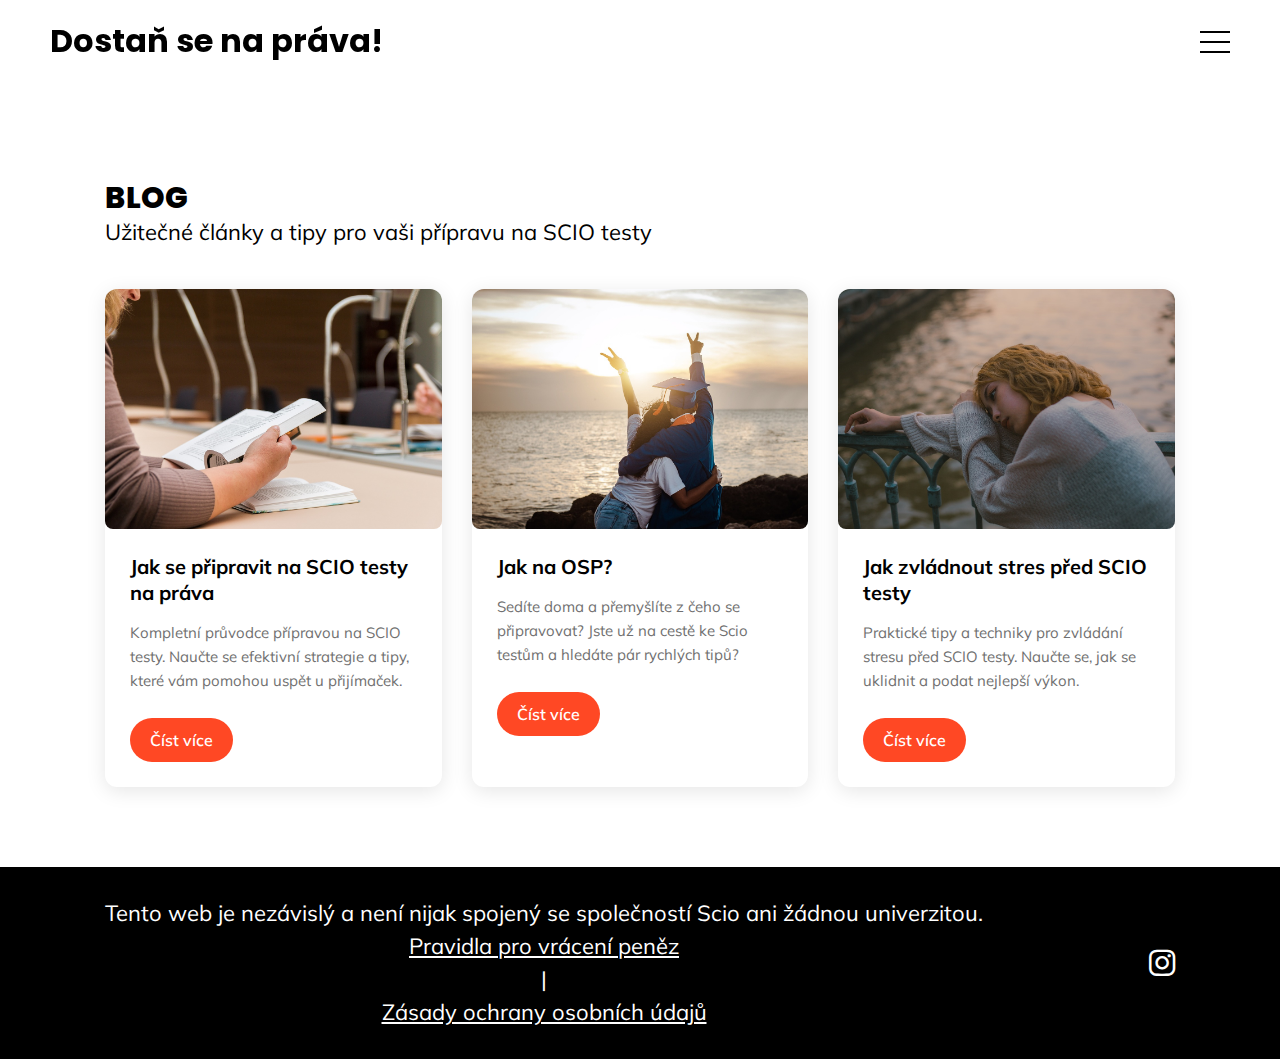
<file: blog.html>
<!DOCTYPE html>
<html lang="cs">

<head>
  <meta charset="UTF-8">
  <meta http-equiv="X-UA-Compatible" content="IE=edge">
  <meta name="viewport" content="width=device-width, initial-scale=1.0">
  
  <!-- Primary Meta Tags -->
  <title>Blog | Dostaň se na práva!</title>
  <meta name="title" content="Blog | Dostaň se na práva!">
  <meta name="description" content="Užitečné články a tipy pro přípravu na SCIO testy a přijímací zkoušky na právnickou fakultu. Praktické rady od zkušených studentů.">
  <meta name="keywords" content="blog o SCIO testech, příprava na práva, přijímačky na práva, studijní tipy">
  
  <!-- Open Graph / Facebook -->
  <meta property="og:type" content="website">
  <meta property="og:url" content="https://dostansenaprava.cz/blog.html">
  <meta property="og:title" content="Blog | Dostaň se na práva!">
  <meta property="og:description" content="Užitečné články a tipy pro přípravu na SCIO testy a přijímací zkoušky na právnickou fakultu. Praktické rady od zkušených studentů.">
  <meta property="og:image" content="./assets/images/thumbnail1.jpg">

  <!-- Twitter -->
  <meta property="twitter:card" content="summary_large_image">
  <meta property="twitter:url" content="https://dostansenaprava.cz/blog.html">
  <meta property="twitter:title" content="Blog | Dostaň se na práva!">
  <meta property="twitter:description" content="Užitečné články a tipy pro přípravu na SCIO testy a přijímací zkoušky na právnickou fakultu. Praktické rady od zkušených studentů.">
  <meta property="twitter:image" content="./assets/images/blog/blog-header.jpg">

  <!-- Canonical URL -->
  <link rel="canonical" href="https://dostansenaprava.cz/blog.html">

  <!-- Favicon -->
  <link rel="shortcut icon" href="./favicon.svg" type="image/svg+xml">

  <!-- CSS -->
  <link rel="stylesheet" href="./assets/css/style.css">

  <!-- Google Fonts -->
  <link rel="preconnect" href="https://fonts.googleapis.com">
  <link rel="preconnect" href="https://fonts.gstatic.com" crossorigin>
  <link href="https://fonts.googleapis.com/css2?family=Mulish&family=Poppins:wght@400;500;600;700;800&display=swap" rel="stylesheet">

  <!-- Font Awesome -->
  <link rel="stylesheet" href="./assets/fontawesome/css/all.min.css">
</head>

<body>
  <!-- Header -->
  <header class="header" data-header>
    <div class="container">
      <a href="index.html" class="logo">Dostaň se na práva!</a>
      <nav class="navbar" data-navbar>
        <ul class="navbar-list">
          <li><a href="index.html" class="navbar-link" data-nav-link>Domů</a></li>
          <li><a href="index.html#portfolio" class="navbar-link" data-nav-link>Preview</a></li>
          <li><a href="index.html#skills" class="navbar-link" data-nav-link>Co očekávat?</a></li>
          <li><a href="index.html#timeline" class="navbar-link" data-nav-link>Timeline</a></li>
          <li><a href="index.html#price" class="navbar-link" data-nav-link>Ceník</a></li>
          <li><a href="index.html#contact" class="navbar-link" data-nav-link>Kontakt</a></li>
        </ul>
      </nav>
      <button class="nav-toggle-btn" aria-label="toggle menu" data-nav-toggler>
        <span class="line line-1"></span>
        <span class="line line-2"></span>
        <span class="line line-3"></span>
      </button>
    </div>
  </header>

  <!-- Main Content -->
  <main>
    <section class="blog">
      <div class="container">
        <div class="section-title">
          <h2 class="h2">Blog</h2>
          <p class="section-text">Užitečné články a tipy pro vaši přípravu na SCIO testy</p>
        </div>

        <div class="blog-grid">
          <!-- Article 1 -->
          <article class="blog-card">
            <div class="blog-image">
              <img src="./assets/images/thumbnail1.jpg" alt="Student připravující se na SCIO testy" loading="lazy">
            </div>
            <div class="blog-content">
              <h3 class="blog-title">Jak se připravit na SCIO testy na práva</h3>
              <p class="blog-text">Kompletní průvodce přípravou na SCIO testy. Naučte se efektivní strategie a tipy, které vám pomohou uspět u přijímaček.</p>
              <a href="blog/jak-se-pripravit-na-scio-testy.html" class="btn btn-primary">Číst více</a>
            </div>
          </article>

          <!-- Article 2 -->
          <article class="blog-card">
            <div class="blog-image">
              <img src="./assets/images/thumbnailgraduate.jpg" alt="Úspěšní absolventi oslavující přijetí" loading="lazy">
            </div>
            <div class="blog-content">
              <h3 class="blog-title">Jak na OSP?</h3>
              <p class="blog-text">Sedíte doma a přemyšlíte z čeho se připravovat? Jste už na cestě ke Scio testům a hledáte pár rychlých tipů?</p>
              <a href="blog/tajemstvi-uspesneho-prijeti.html" class="btn btn-primary">Číst více</a>
            </div>
          </article>

          <!-- Article 3 -->
          <article class="blog-card">
            <div class="blog-image">
              <img src="./assets/images/thumbnailstress.jpg" alt="Zvládání stresu při studiu" loading="lazy">
            </div>
            <div class="blog-content">
              <h3 class="blog-title">Jak zvládnout stres před SCIO testy</h3>
              <p class="blog-text">Praktické tipy a techniky pro zvládání stresu před SCIO testy. Naučte se, jak se uklidnit a podat nejlepší výkon.</p>
              <a href="blog/jak-zvladnout-stres-pred-scio-testy.html" class="btn btn-primary">Číst více</a>
            </div>
          </article>
        </div>
      </div>
    </section>
  </main>

  <!-- Footer -->
  <footer class="footer">
    <div class="container">
      <p class="copyright">
        Tento web je nezávislý a není nijak spojený se společností Scio ani žádnou univerzitou.
        <br>
        <a href="pravidla.html" class="copyprav">Pravidla pro vrácení peněz</a>
        <span class="separator"> | </span>
        <a href="zasady-ochrany-osobnich-udaju.html" class="copyprav">Zásady ochrany osobních údajů</a>
      </p>
      <ul class="social-list">
        <li>
          <a href="https://www.instagram.com/dostansenaprava/" class="social-link">
            <i class="fab fa-instagram"></i>
          </a>
        </li>
      </ul>
    </div>
  </footer>

  <!-- Scripts -->
  <script src="./assets/js/script.js" defer></script>
</body>

</html>
</file>
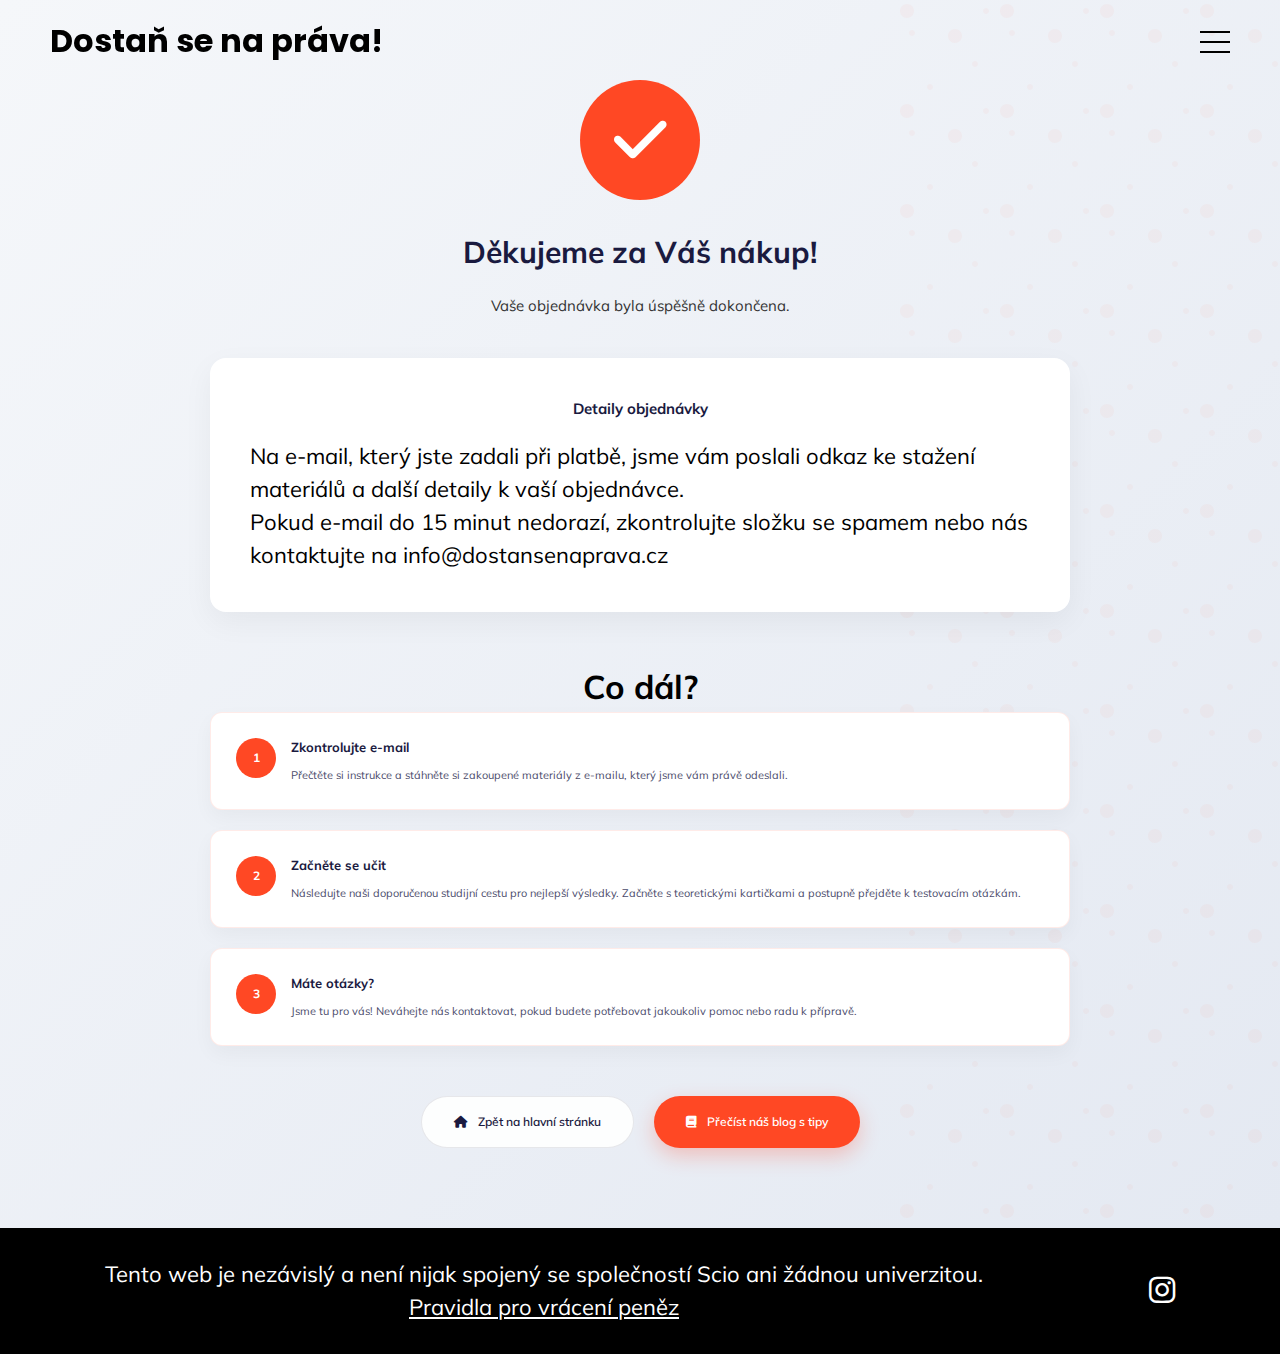
<file: thank-you.html>
<!DOCTYPE html>
<html lang="cs">

<head>
  <meta charset="UTF-8">
  <meta http-equiv="X-UA-Compatible" content="IE=edge">
  <meta name="viewport" content="width=device-width, initial-scale=1.0">
  
  <!-- Primary Meta Tags -->
  <title>Děkujeme za nákup | Dostaň se na práva</title>
  <meta name="title" content="Děkujeme za nákup | Dostaň se na práva">
  <meta name="description" content="Děkujeme za zakoupení našich materiálů k přípravě na SCIO testy. Zde najdete informace, jak začít s přípravou na právnickou fakultu.">
  
  <!-- Open Graph / Facebook -->
  <meta property="og:type" content="website">
  <meta property="og:url" content="https://dostansenaprava.cz/thank-you.html">
  <meta property="og:title" content="Děkujeme za nákup | Dostaň se na práva">
  <meta property="og:description" content="Děkujeme za zakoupení našich materiálů k přípravě na SCIO testy. Zde najdete informace, jak začít s přípravou na právnickou fakultu.">
  <meta property="og:image" content="./assets/images/question1.png">

  <!-- Twitter -->
  <meta property="twitter:card" content="summary_large_image">
  <meta property="twitter:url" content="https://dostansenaprava.cz/thank-you.html">
  <meta property="twitter:title" content="Děkujeme za nákup | Dostaň se na práva">
  <meta property="twitter:description" content="Děkujeme za zakoupení našich materiálů k přípravě na SCIO testy. Zde najdete informace, jak začít s přípravou na právnickou fakultu.">
  <meta property="twitter:image" content="./assets/images/question1.png">

  <!-- Favicon -->
  <link rel="shortcut icon" href="./favicon.svg" type="image/svg+xml">

  <!-- CSS -->
  <link rel="stylesheet" href="./assets/css/style.css">

  <!-- Fonts -->
  <link rel="preconnect" href="https://fonts.googleapis.com">
  <link rel="preconnect" href="https://fonts.gstatic.com" crossorigin>
  <link href="https://fonts.googleapis.com/css2?family=Mulish&family=Poppins:wght@400;500;600;700;800&display=swap"
    rel="stylesheet">

  <!-- Font Awesome -->
  <link rel="stylesheet" href="./assets/fontawesome/css/all.min.css">

  <!-- Google Tag -->
  <script async src="https://www.googletagmanager.com/gtag/js?id=G-56S6P68QS8"></script>
  <script>
    window.dataLayer = window.dataLayer || [];
    function gtag(){dataLayer.push(arguments);}
    gtag('js', new Date());
    gtag('config', 'G-56S6P68QS8');
    
    // Conversion tracking
    gtag('event', 'purchase_complete', {
      'event_category': 'ecommerce',
      'event_label': 'Purchase completed'
    });
  </script>

  <style>
    .thank-you-section {
      background: linear-gradient(135deg, #f5f7fa 0%, #e4e9f2 100%);
      padding: 80px 0;
      position: relative;
      overflow: hidden;
    }
    
    .thank-you-section::before {
      content: '';
      position: absolute;
      right: 0;
      top: 0;
      width: 30%;
      height: 100%;
      background: url("data:image/svg+xml,%3Csvg width='100' height='100' viewBox='0 0 100 100' xmlns='http://www.w3.org/2000/svg'%3E%3Cpath d='M11 18c3.866 0 7-3.134 7-7s-3.134-7-7-7-7 3.134-7 7 3.134 7 7 7zm48 25c3.866 0 7-3.134 7-7s-3.134-7-7-7-7 3.134-7 7 3.134 7 7 7zm-43-7c1.657 0 3-1.343 3-3s-1.343-3-3-3-3 1.343-3 3 1.343 3 3 3zm63 31c1.657 0 3-1.343 3-3s-1.343-3-3-3-3 1.343-3 3 1.343 3 3 3zM34 90c1.657 0 3-1.343 3-3s-1.343-3-3-3-3 1.343-3 3 1.343 3 3 3zm56-76c1.657 0 3-1.343 3-3s-1.343-3-3-3-3 1.343-3 3 1.343 3 3 3z' fill='%23ff3c1a' fill-opacity='0.05' fill-rule='evenodd'/%3E%3C/svg%3E");
      opacity: 0.7;
      z-index: 0;
    }
    
    .thank-you-container {
      position: relative;
      z-index: 1;
      max-width: 900px;
      margin: 0 auto;
      padding: 0 20px;
      text-align: center;
    }
    
    .success-icon {
      width: 120px;
      height: 120px;
      background-color: hsl(10, 100%, 57%);
      border-radius: 50%;
      display: flex;
      align-items: center;
      justify-content: center;
      margin: 0 auto 30px;
    }
    
    .success-icon i {
      font-size: 60px;
      color: white;
    }
    
    .thank-you-title {
      font-size: 3rem;
      color: #1a1a3f;
      margin-bottom: 20px;
    }
    
    .thank-you-subtitle {
      font-size: 1.5rem;
      color: #333;
      margin-bottom: 40px;
    }
    
    .order-details {
      background-color: white;
      border-radius: 16px;
      padding: 40px;
      margin-bottom: 40px;
      box-shadow: 0 10px 30px rgba(0, 0, 0, 0.05);
      text-align: left;
    }
    
    .order-details h3 {
      font-size: 1.5rem;
      color: #1a1a3f;
      margin-bottom: 20px;
      text-align: center;
    }
    
    .steps-container {
      margin-top: 50px;
    }
    
    .step-item {
      display: flex;
      align-items: flex-start;
      gap: 15px;
      background-color: white;
      border-radius: 12px;
      padding: 25px;
      margin-bottom: 20px;
      box-shadow: 0 8px 20px rgba(0, 0, 0, 0.04);
      text-align: left;
      border: 1px solid rgba(255, 60, 26, 0.1);
    }
    
    .step-number {
      flex-shrink: 0;
      width: 40px;
      height: 40px;
      border-radius: 50%;
      background: hsl(10, 100%, 57%);
      color: white;
      font-weight: 700;
      font-size: 1.2rem;
      display: flex;
      align-items: center;
      justify-content: center;
    }
    
    .step-content h4 {
      font-size: 1.3rem;
      color: #1a1a3f;
      margin-bottom: 10px;
    }
    
    .step-content p {
      font-size: 1.1rem;
      color: #4a4a6a;
      line-height: 1.5;
    }
    
    .cta-buttons {
      display: flex;
      gap: 20px;
      justify-content: center;
      margin-top: 50px;
      flex-wrap: wrap;
    }
    
    .btn {
      padding: 16px 32px;
      border-radius: 30px;
      font-weight: 600;
      font-size: 1.2rem;
      display: inline-flex;
      align-items: center;
      gap: 10px;
      transition: all 0.3s ease;
    }
    
    .btn-primary {
      background-color: hsl(10, 100%, 57%);
      color: white;
      box-shadow: 0 8px 20px rgba(255, 60, 26, 0.25);
    }
    
    .btn-primary:hover {
      background-color: hsl(15, 100%, 60%);
      transform: translateY(-3px);
      box-shadow: 0 12px 25px rgba(255, 60, 26, 0.35);
    }
    
    .btn-secondary {
      background-color: rgba(255, 255, 255, 0.9);
      color: #1a1a3f;
      border: 1px solid rgba(26, 26, 63, 0.1);
    }
    
    .btn-secondary:hover {
      background-color: rgba(255, 255, 255, 1);
      transform: translateY(-3px);
      box-shadow: 0 12px 25px rgba(0, 0, 0, 0.08);
    }
    
    @media (max-width: 768px) {
      .thank-you-section {
        padding: 60px 0;
      }
      
      .thank-you-title {
        font-size: 2.3rem;
      }
      
      .thank-you-subtitle {
        font-size: 1.3rem;
      }
      
      .order-details {
        padding: 25px;
      }
      
      .step-item {
        padding: 20px;
      }
      
      .cta-buttons {
        flex-direction: column;
      }
      
      .btn {
        width: 100%;
        justify-content: center;
      }
    }
  </style>
</head>

<body>
  <!-- HEADER -->
  <header class="header" data-header>
    <div class="container">
      <a href="index.html" class="logo">Dostaň se na práva!</a>

      <nav class="navbar" data-navbar>
        <ul class="navbar-list">
          <li>
            <a href="index.html#portfolio" class="navbar-link" data-nav-link>Preview</a>
          </li>

          <li>
            <a href="index.html#skills" class="navbar-link" data-nav-link>Co očekávat?</a>
          </li>

          <li>
            <a href="index.html#timeline" class="navbar-link" data-nav-link>Timeline</a>
          </li>

          <li>
            <a href="index.html#price" class="navbar-link" data-nav-link>Ceník</a>
          </li>

          <li>
            <a href="blog.html" class="navbar-link" data-nav-link>Blog</a>
          </li>
          
          <li>
            <a href="index.html#contact" class="navbar-link" data-nav-link>Kontakt</a>
          </li>
        </ul>
      </nav>

      <button class="nav-toggle-btn" aria-label="toggle menu" data-nav-toggler>
        <span class="line line-1"></span>
        <span class="line line-2"></span>
        <span class="line line-3"></span>
      </button>
    </div>
  </header>

  <main>
    <section class="thank-you-section">
      <div class="thank-you-container">
        <div class="success-icon">
          <i class="fas fa-check"></i>
        </div>
        
        <h1 class="thank-you-title">Děkujeme za Váš nákup!</h1>
        <p class="thank-you-subtitle">Vaše objednávka byla úspěšně dokončena.</p>
        
        <div class="order-details">
          <h3>Detaily objednávky</h3>
          <p>Na e-mail, který jste zadali při platbě, jsme vám poslali odkaz ke stažení materiálů a další detaily k vaší objednávce.</p>
          <p>Pokud e-mail do 15 minut nedorazí, zkontrolujte složku se spamem nebo nás kontaktujte na <a href="mailto:info@dostansenaprava.cz">info@dostansenaprava.cz</a></p>
        </div>
        
        <div class="steps-container">
          <h2>Co dál?</h2>
          
          <div class="step-item">
            <div class="step-number">1</div>
            <div class="step-content">
              <h4>Zkontrolujte e-mail</h4>
              <p>Přečtěte si instrukce a stáhněte si zakoupené materiály z e-mailu, který jsme vám právě odeslali.</p>
            </div>
          </div>
          
          <div class="step-item">
            <div class="step-number">2</div>
            <div class="step-content">
              <h4>Začněte se učit</h4>
              <p>Následujte naši doporučenou studijní cestu pro nejlepší výsledky. Začněte s teoretickými kartičkami a postupně přejděte k testovacím otázkám.</p>
            </div>
          </div>
          
          <div class="step-item">
            <div class="step-number">3</div>
            <div class="step-content">
              <h4>Máte otázky?</h4>
              <p>Jsme tu pro vás! Neváhejte nás kontaktovat, pokud budete potřebovat jakoukoliv pomoc nebo radu k přípravě.</p>
            </div>
          </div>
        </div>
        
        <div class="cta-buttons">
          <a href="index.html" class="btn btn-secondary">
            <i class="fas fa-home"></i>
            <span>Zpět na hlavní stránku</span>
          </a>
          
          <a href="blog.html" class="btn btn-primary">
            <i class="fas fa-book"></i>
            <span>Přečíst náš blog s tipy</span>
          </a>
        </div>
      </div>
    </section>
  </main>

  <!-- FOOTER -->
  <footer class="footer">
    <div class="container">
      <p class="copyright">
        Tento web je nezávislý a není nijak spojený se společností Scio ani žádnou univerzitou.
        <br>
        <a href="pravidla.html" class="copyprav">Pravidla pro vrácení peněz</a>
      </p>

      <ul class="social-list">
        <li>
          <a href="https://www.instagram.com/dostansenaprava/" class="social-link">
            <i class="fab fa-instagram"></i>
          </a>
        </li>
      </ul>
    </div>
  </footer>

  <!-- SCRIPTS -->
  <script src="./assets/js/script.js" defer></script>
</body>

</html>
</file>
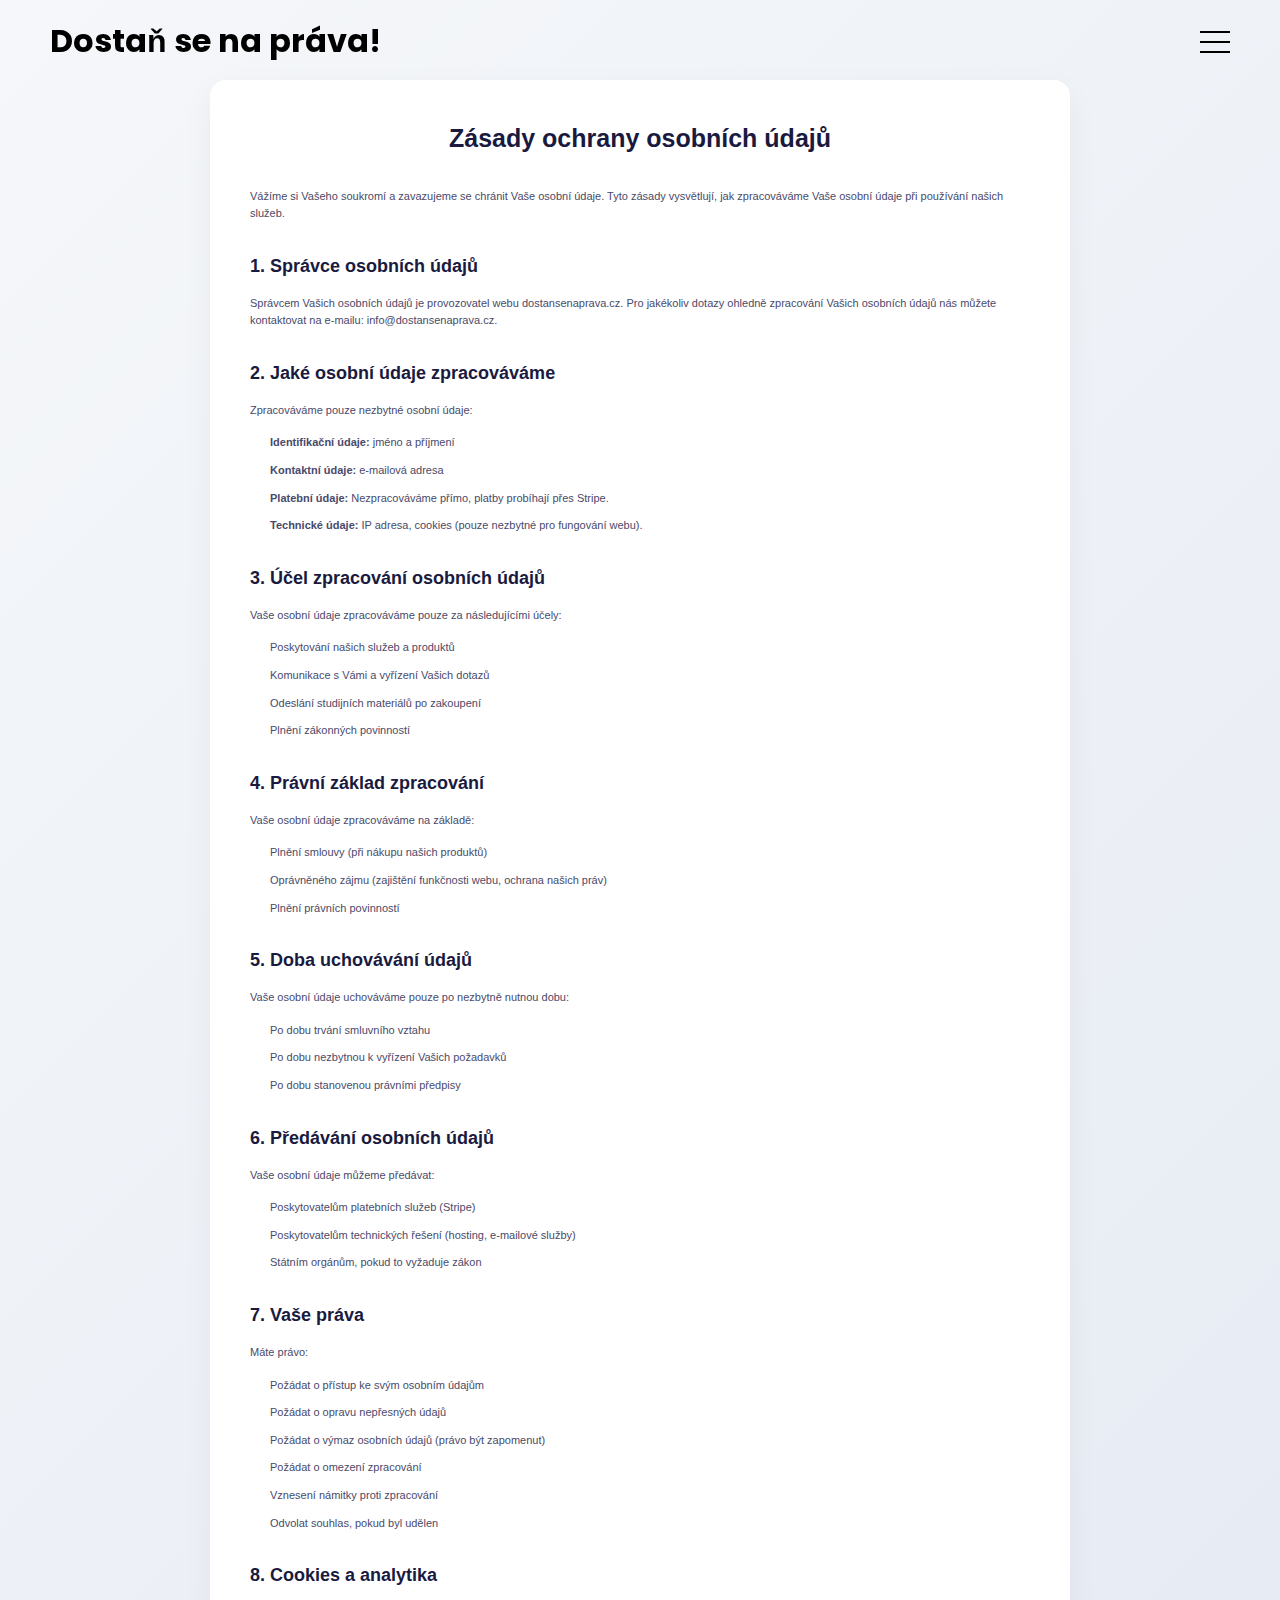
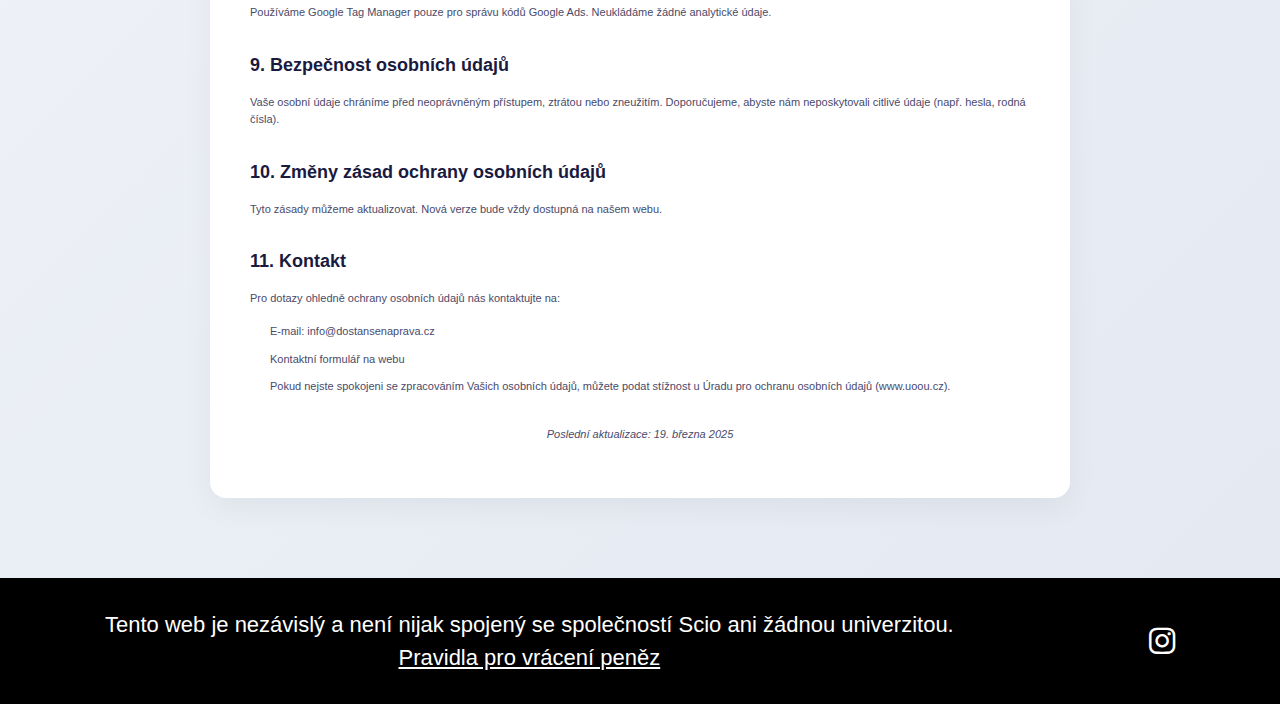
<file: zasady-ochrany-osobnich-udaju.html>
<!DOCTYPE html>
<html lang="cs">

<head>
  <meta charset="UTF-8">
  <meta http-equiv="X-UA-Compatible" content="IE=edge">
  <meta name="viewport" content="width=device-width, initial-scale=1.0">
  
  <!-- Primary Meta Tags -->
  <title>Zásady ochrany osobních údajů | Dostaň se na práva!</title>
  <meta name="title" content="Zásady ochrany osobních údajů | Dostaň se na práva!">
  <meta name="description" content="Zásady ochrany osobních údajů a informace o zpracování osobních údajů při používání našich služeb.">
  
  <!-- Favicon -->
  <link rel="shortcut icon" href="./favicon.svg" type="image/svg+xml">

  <!-- CSS -->
  <link rel="stylesheet" href="./assets/css/style.css">

  <!-- Local Fonts -->
  <link rel="stylesheet" href="./assets/fonts/fonts.css">

  <!-- Font Awesome -->
  <link rel="stylesheet" href="./assets/fontawesome/css/all.min.css">

  <style>
    .privacy-section {
      padding: 80px 0;
      background: linear-gradient(135deg, #f5f7fa 0%, #e4e9f2 100%);
    }
    
    .privacy-container {
      max-width: 900px;
      margin: 0 auto;
      padding: 0 20px;
    }
    
    .privacy-content {
      background: white;
      padding: 40px;
      border-radius: 16px;
      box-shadow: 0 10px 30px rgba(0, 0, 0, 0.05);
    }
    
    .privacy-title {
      font-size: 2.5rem;
      color: #1a1a3f;
      margin-bottom: 30px;
      text-align: center;
    }
    
    .privacy-content h2 {
      font-size: 1.8rem;
      color: #1a1a3f;
      margin: 30px 0 15px;
    }
    
    .privacy-content h3 {
      font-size: 1.4rem;
      color: #1a1a3f;
      margin: 20px 0 10px;
    }
    
    .privacy-content p,
    .privacy-content ul {
      font-size: 1.1rem;
      color: #4a4a6a;
      line-height: 1.6;
      margin-bottom: 15px;
    }
    
    .privacy-content ul {
      padding-left: 20px;
    }
    
    .privacy-content li {
      margin-bottom: 10px;
    }
    
    .privacy-content a {
      color: hsl(10, 100%, 57%);
      text-decoration: none;
    }
    
    .privacy-content a:hover {
      text-decoration: underline;
    }

    .last-updated {
      font-style: italic;
      color: #666;
      text-align: center;
      margin-top: 30px;
    }
  </style>
</head>

<body>
  <!-- Header -->
  <header class="header" data-header>
    <div class="container">
      <a href="index.html" class="logo">Dostaň se na práva!</a>
      <nav class="navbar" data-navbar>
        <ul class="navbar-list">
          <li><a href="index.html" class="navbar-link" data-nav-link>Domů</a></li>
          <li><a href="index.html#portfolio" class="navbar-link" data-nav-link>Preview</a></li>
          <li><a href="index.html#skills" class="navbar-link" data-nav-link>Co očekávat?</a></li>
          <li><a href="index.html#timeline" class="navbar-link" data-nav-link>Timeline</a></li>
          <li><a href="index.html#price" class="navbar-link" data-nav-link>Ceník</a></li>
          <li><a href="index.html#contact" class="navbar-link" data-nav-link>Kontakt</a></li>
        </ul>
      </nav>
      <button class="nav-toggle-btn" aria-label="toggle menu" data-nav-toggler>
        <span class="line line-1"></span>
        <span class="line line-2"></span>
        <span class="line line-3"></span>
      </button>
    </div>
  </header>

  <main>
    <section class="privacy-section">
      <div class="privacy-container">
        <div class="privacy-content">
          <h1 class="privacy-title">Zásady ochrany osobních údajů</h1>

          <p>Vážíme si Vašeho soukromí a zavazujeme se chránit Vaše osobní údaje. Tyto zásady vysvětlují, jak zpracováváme Vaše osobní údaje při používání našich služeb.</p>

          <h2>1. Správce osobních údajů</h2>
          <p>Správcem Vašich osobních údajů je provozovatel webu dostansenaprava.cz. Pro jakékoliv dotazy ohledně zpracování Vašich osobních údajů nás můžete kontaktovat na e-mailu: info@dostansenaprava.cz.</p>

          <h2>2. Jaké osobní údaje zpracováváme</h2>
          <p>Zpracováváme pouze nezbytné osobní údaje:</p>
          <ul>
            <li><strong>Identifikační údaje:</strong> jméno a příjmení</li>
            <li><strong>Kontaktní údaje:</strong> e-mailová adresa</li>
            <li><strong>Platební údaje:</strong> Nezpracováváme přímo, platby probíhají přes Stripe.</li>
            <li><strong>Technické údaje:</strong> IP adresa, cookies (pouze nezbytné pro fungování webu).</li>
          </ul>

          <h2>3. Účel zpracování osobních údajů</h2>
          <p>Vaše osobní údaje zpracováváme pouze za následujícími účely:</p>
          <ul>
            <li>Poskytování našich služeb a produktů</li>
            <li>Komunikace s Vámi a vyřízení Vašich dotazů</li>
            <li>Odeslání studijních materiálů po zakoupení</li>
            <li>Plnění zákonných povinností</li>
          </ul>

          <h2>4. Právní základ zpracování</h2>
          <p>Vaše osobní údaje zpracováváme na základě:</p>
          <ul>
            <li>Plnění smlouvy (při nákupu našich produktů)</li>
            <li>Oprávněného zájmu (zajištění funkčnosti webu, ochrana našich práv)</li>
            <li>Plnění právních povinností</li>
          </ul>

          <h2>5. Doba uchovávání údajů</h2>
          <p>Vaše osobní údaje uchováváme pouze po nezbytně nutnou dobu:</p>
          <ul>
            <li>Po dobu trvání smluvního vztahu</li>
            <li>Po dobu nezbytnou k vyřízení Vašich požadavků</li>
            <li>Po dobu stanovenou právními předpisy</li>
          </ul>

          <h2>6. Předávání osobních údajů</h2>
          <p>Vaše osobní údaje můžeme předávat:</p>
          <ul>
            <li>Poskytovatelům platebních služeb (Stripe)</li>
            <li>Poskytovatelům technických řešení (hosting, e-mailové služby)</li>
            <li>Státním orgánům, pokud to vyžaduje zákon</li>
          </ul>

          <h2>7. Vaše práva</h2>
          <p>Máte právo:</p>
          <ul>
            <li>Požádat o přístup ke svým osobním údajům</li>
            <li>Požádat o opravu nepřesných údajů</li>
            <li>Požádat o výmaz osobních údajů (právo být zapomenut)</li>
            <li>Požádat o omezení zpracování</li>
            <li>Vznesení námitky proti zpracování</li>
            <li>Odvolat souhlas, pokud byl udělen</li>
          </ul>

          <h2>8. Cookies a analytika</h2>
          <p>Používáme Google Tag Manager pouze pro správu kódů Google Ads. Neukládáme žádné analytické údaje.</p>

          <h2>9. Bezpečnost osobních údajů</h2>
          <p>Vaše osobní údaje chráníme před neoprávněným přístupem, ztrátou nebo zneužitím. Doporučujeme, abyste nám neposkytovali citlivé údaje (např. hesla, rodná čísla).</p>

          <h2>10. Změny zásad ochrany osobních údajů</h2>
          <p>Tyto zásady můžeme aktualizovat. Nová verze bude vždy dostupná na našem webu.</p>

          <h2>11. Kontakt</h2>
          <p>Pro dotazy ohledně ochrany osobních údajů nás kontaktujte na:</p>
          <ul>
            <li>E-mail: info@dostansenaprava.cz</li>
            <li>Kontaktní formulář na webu</li>
            <li>Pokud nejste spokojeni se zpracováním Vašich osobních údajů, můžete podat stížnost u Úradu pro ochranu osobních údajů (www.uoou.cz).</li>
          </ul>

          <p class="last-updated">Poslední aktualizace: 19. března 2025</p>
        </div>
      </div>
    </section>
  </main>

  <!-- Footer -->
  <footer class="footer">
    <div class="container">
      <p class="copyright">
        Tento web je nezávislý a není nijak spojený se společností Scio ani žádnou univerzitou.
        <br>
        <a href="pravidla.html" class="copyprav">Pravidla pro vrácení peněz</a>
      </p>
      <ul class="social-list">
        <li>
          <a href="https://www.instagram.com/dostansenaprava/" class="social-link">
            <i class="fab fa-instagram"></i>
          </a>
        </li>
      </ul>
    </div>
  </footer>

  <!-- Scripts -->
  <script src="./assets/js/script.js" defer></script>
</body>

</html>
</file>
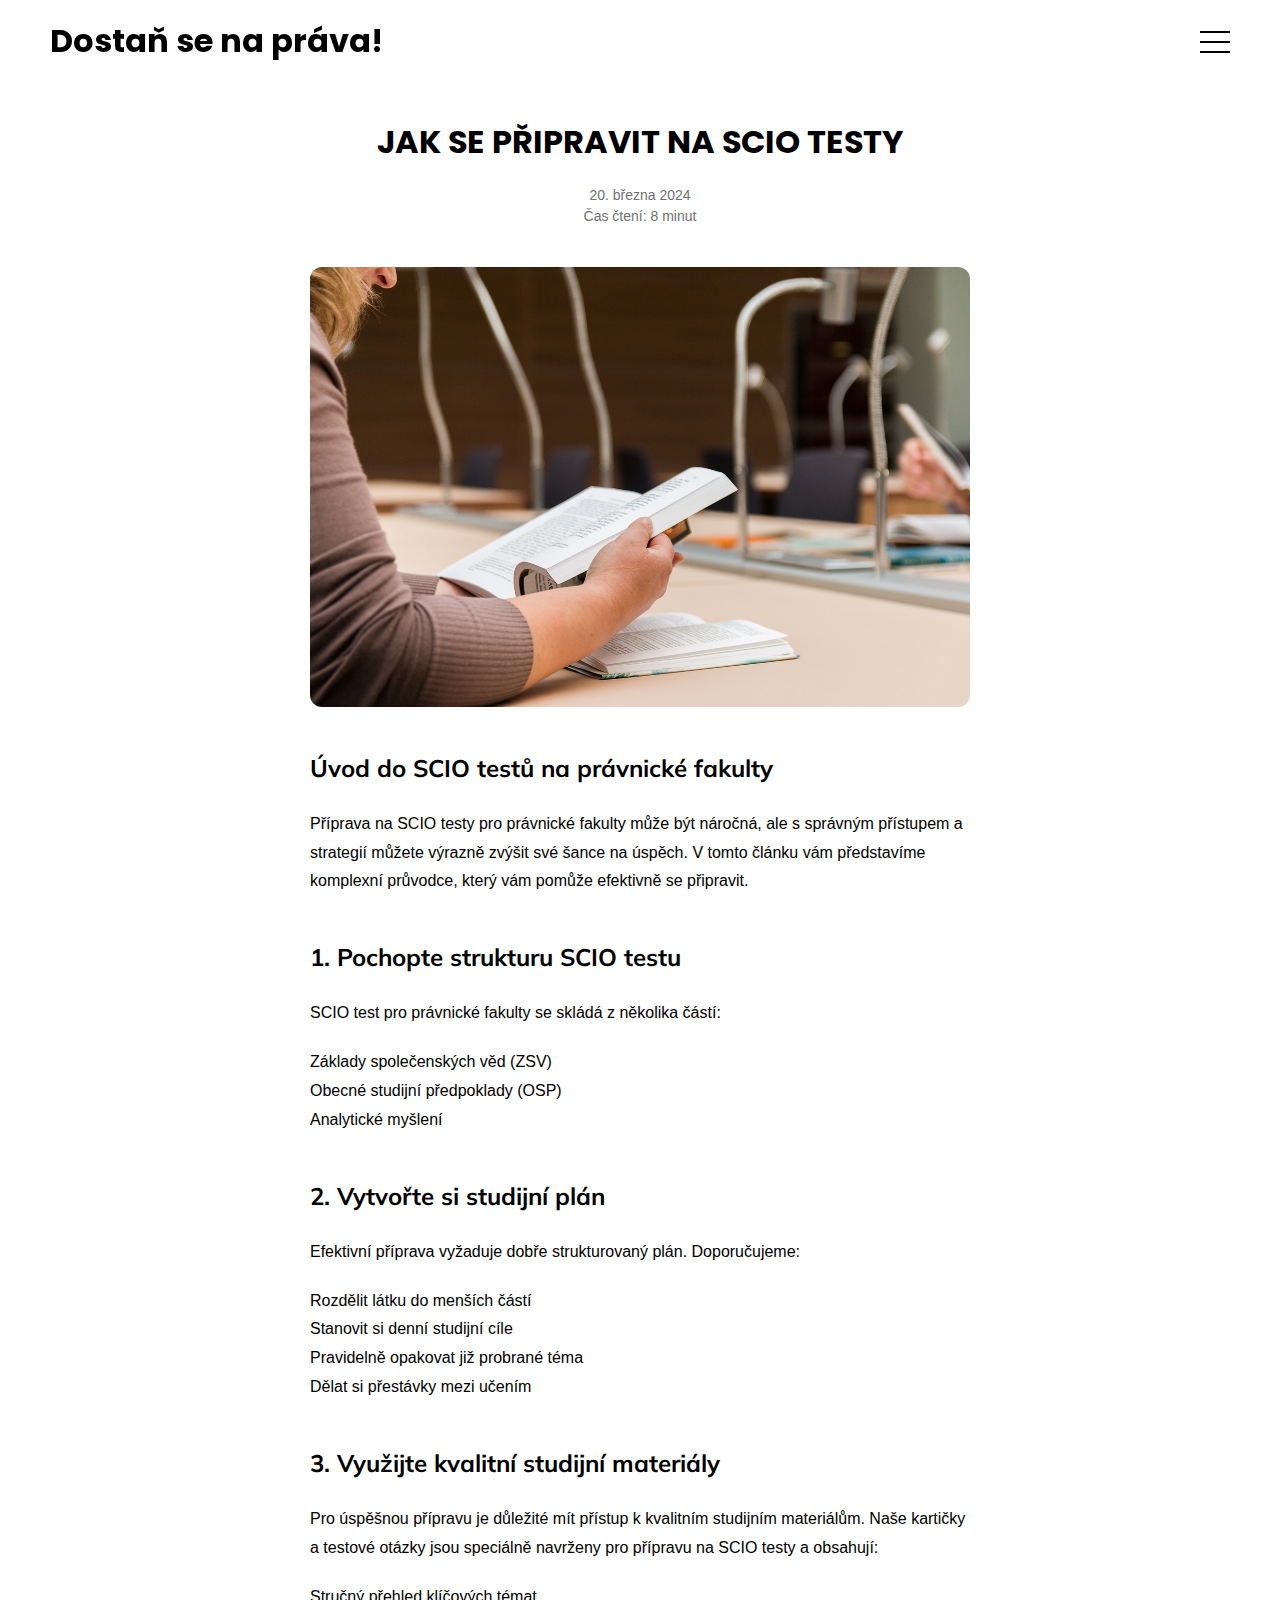
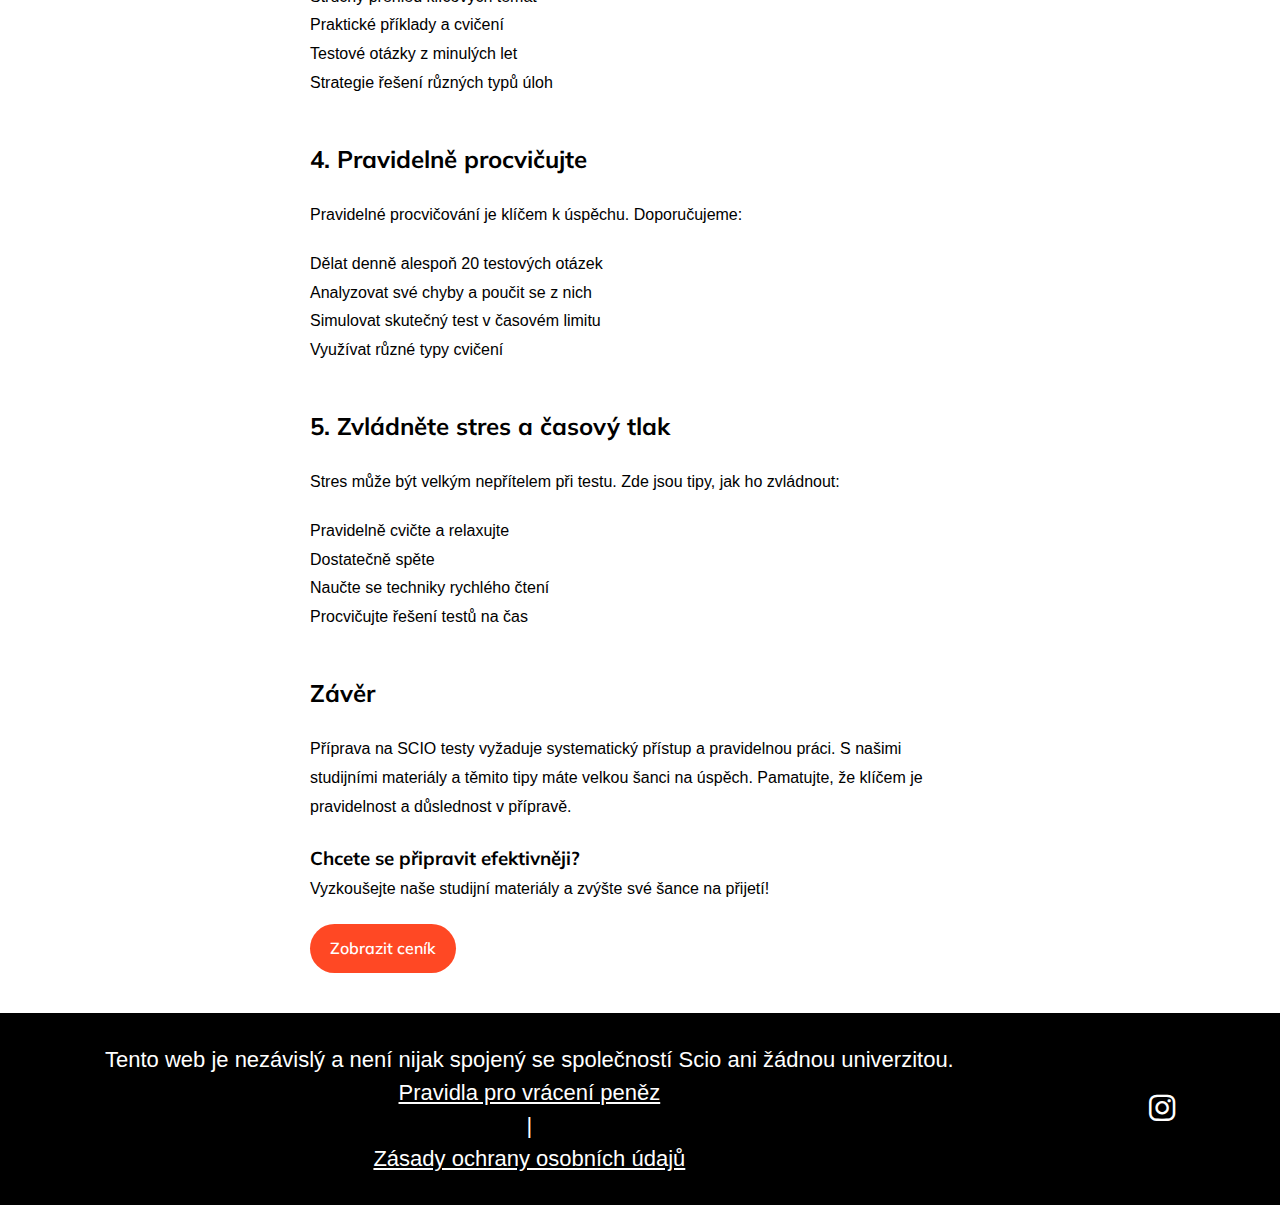
<file: blog/jak-se-pripravit-na-scio-testy.html>
<!DOCTYPE html>
<html lang="cs">

<head>
  <meta charset="UTF-8">
  <meta http-equiv="X-UA-Compatible" content="IE=edge">
  <meta name="viewport" content="width=device-width, initial-scale=1.0">
  
  <!-- Primary Meta Tags -->
  <title>Jak se připravit na SCIO testy | Dostaň se na práva</title>
  <meta name="title" content="Jak se připravit na SCIO testy | Dostaň se na práva">
  <meta name="description" content="Efektivní strategie a tipy pro úspěšnou přípravu na SCIO testy. Zjistěte, jak se nejlépe připravit na přijímací zkoušky na právnickou fakultu.">
  <meta name="keywords" content="příprava na SCIO testy, SCIO testy na práva, jak se dostat na práva, příprava na přijímačky">
  
  <!-- Open Graph / Facebook -->
  <meta property="og:type" content="article">
  <meta property="og:url" content="https://dostansenaprava.cz/blog/jak-se-pripravit-na-scio-testy.html">
  <meta property="og:title" content="Jak se připravit na SCIO testy | Dostaň se na práva">
  <meta property="og:description" content="Efektivní strategie a tipy pro úspěšnou přípravu na SCIO testy. Zjistěte, jak se nejlépe připravit na přijímací zkoušky na právnickou fakultu.">
  <meta property="og:image" content="./assets/images/blog/scio-preparation.jpg">

  <!-- Twitter -->
  <meta property="twitter:card" content="summary_large_image">
  <meta property="twitter:url" content="https://dostansenaprava.cz/blog/jak-se-pripravit-na-scio-testy.html">
  <meta property="twitter:title" content="Jak se připravit na SCIO testy | Dostaň se na práva">
  <meta property="twitter:description" content="Efektivní strategie a tipy pro úspěšnou přípravu na SCIO testy. Zjistěte, jak se nejlépe připravit na přijímací zkoušky na právnickou fakultu.">
  <meta property="twitter:image" content="./assets/images/blog/scio-preparation.jpg">

  <!-- Canonical URL -->
  <link rel="canonical" href="https://dostansenaprava.cz/blog/jak-se-pripravit-na-scio-testy.html">

  <!-- Favicon -->
  <link rel="shortcut icon" href="../favicon.svg" type="image/svg+xml">

  <!-- CSS -->
  <link rel="stylesheet" href="../assets/css/style.css">

  <!-- Local Fonts -->
  <link rel="stylesheet" href="../assets/fonts/fonts.css">
  
  <!-- Font Awesome -->
  <link rel="stylesheet" href="../assets/fontawesome/css/all.min.css">

  <!-- Google Fonts -->
  <link rel="preconnect" href="https://fonts.googleapis.com">
  <link rel="preconnect" href="https://fonts.gstatic.com" crossorigin>
  <link href="https://fonts.googleapis.com/css2?family=Mulish&family=Poppins:wght@400;500;600;700;800&display=swap" rel="stylesheet">
</head>

<body>
  <!-- Header -->
  <header class="header" data-header>
    <div class="container">
      <a href="../index.html" class="logo">Dostaň se na práva!</a>
      <nav class="navbar" data-navbar>
        <ul class="navbar-list">
          <li><a href="../index.html" class="navbar-link" data-nav-link>Domů</a></li>
          <li><a href="../index.html#portfolio" class="navbar-link" data-nav-link>Preview</a></li>
          <li><a href="../index.html#skills" class="navbar-link" data-nav-link>Co očekávat?</a></li>
          <li><a href="../index.html#timeline" class="navbar-link" data-nav-link>Timeline</a></li>
          <li><a href="../index.html#price" class="navbar-link" data-nav-link>Ceník</a></li>
        
          <li><a href="../index.html#contact" class="navbar-link" data-nav-link>Kontakt</a></li>
        </ul>
      </nav>
      <button class="nav-toggle-btn" aria-label="toggle menu" data-nav-toggler>
        <span class="line line-1"></span>
        <span class="line line-2"></span>
        <span class="line line-3"></span>
      </button>
    </div>
  </header>

  <!-- Main Content -->
  <main>
    <article class="blog-post">
      <div class="container">
        <div class="blog-post-header">
          <h1 class="h1 blog-post-title">Jak se připravit na SCIO testy</h1>
          <div class="blog-post-meta">
            <span class="date">20. března 2024</span>
            <span class="read-time">Čas čtení: 8 minut</span>
          </div>
        </div>

        <div class="blog-post-content">
          <img src="/assets/images/thumbnail1.jpg" alt="Moderní studijní prostředí s knihami a laptopem" class="blog-post-image">
          
          <h2>Úvod do SCIO testů na právnické fakulty</h2>
          <p>Příprava na SCIO testy pro právnické fakulty může být náročná, ale s správným přístupem a strategií můžete výrazně zvýšit své šance na úspěch. V tomto článku vám představíme komplexní průvodce, který vám pomůže efektivně se připravit.</p>

          <h2>1. Pochopte strukturu SCIO testu</h2>
          <p>SCIO test pro právnické fakulty se skládá z několika částí:</p>
          <ul>
            <li>Základy společenských věd (ZSV)</li>
            <li>Obecné studijní předpoklady (OSP)</li>
            <li>Analytické myšlení</li>
          </ul>

          <h2>2. Vytvořte si studijní plán</h2>
          <p>Efektivní příprava vyžaduje dobře strukturovaný plán. Doporučujeme:</p>
          <ul>
            <li>Rozdělit látku do menších částí</li>
            <li>Stanovit si denní studijní cíle</li>
            <li>Pravidelně opakovat již probrané téma</li>
            <li>Dělat si přestávky mezi učením</li>
          </ul>

          <h2>3. Využijte kvalitní studijní materiály</h2>
          <p>Pro úspěšnou přípravu je důležité mít přístup k kvalitním studijním materiálům. Naše kartičky a testové otázky jsou speciálně navrženy pro přípravu na SCIO testy a obsahují:</p>
          <ul>
            <li>Stručný přehled klíčových témat</li>
            <li>Praktické příklady a cvičení</li>
            <li>Testové otázky z minulých let</li>
            <li>Strategie řešení různých typů úloh</li>
          </ul>

          <h2>4. Pravidelně procvičujte</h2>
          <p>Pravidelné procvičování je klíčem k úspěchu. Doporučujeme:</p>
          <ul>
            <li>Dělat denně alespoň 20 testových otázek</li>
            <li>Analyzovat své chyby a poučit se z nich</li>
            <li>Simulovat skutečný test v časovém limitu</li>
            <li>Využívat různé typy cvičení</li>
          </ul>

          <h2>5. Zvládněte stres a časový tlak</h2>
          <p>Stres může být velkým nepřítelem při testu. Zde jsou tipy, jak ho zvládnout:</p>
          <ul>
            <li>Pravidelně cvičte a relaxujte</li>
            <li>Dostatečně spěte</li>
            <li>Naučte se techniky rychlého čtení</li>
            <li>Procvičujte řešení testů na čas</li>
          </ul>

          <h2>Závěr</h2>
          <p>Příprava na SCIO testy vyžaduje systematický přístup a pravidelnou práci. S našimi studijními materiály a těmito tipy máte velkou šanci na úspěch. Pamatujte, že klíčem je pravidelnost a důslednost v přípravě.</p>

          <div class="blog-post-cta">
            <h3>Chcete se připravit efektivněji?</h3>
            <p>Vyzkoušejte naše studijní materiály a zvýšte své šance na přijetí!</p>
            <a href="../index.html#price" class="btn btn-primary">Zobrazit ceník</a>
          </div>
        </div>
      </div>
    </article>
  </main>

  <!-- Footer -->
  <footer class="footer">
    <div class="container">
      <p class="copyright">
        Tento web je nezávislý a není nijak spojený se společností Scio ani žádnou univerzitou.
        <br>
        <a href="../pravidla.html" class="copyprav">Pravidla pro vrácení peněz</a>
        <span class="separator"> | </span>
        <a href="../zasady-ochrany-osobnich-udaju.html" class="copyprav">Zásady ochrany osobních údajů</a>
      </p>
      <div class="social-links">
        <ul class="social-list">
          <li>
            <a href="https://www.instagram.com/dostansenaprava/" class="social-link">
              <i class="fab fa-instagram"></i>
            </a>
          </li>
        </ul>
      </div>
    </div>
  </footer>

  <!-- Scripts -->
  <script src="../assets/js/script.js" defer></script>
</body>

</html>
</file>
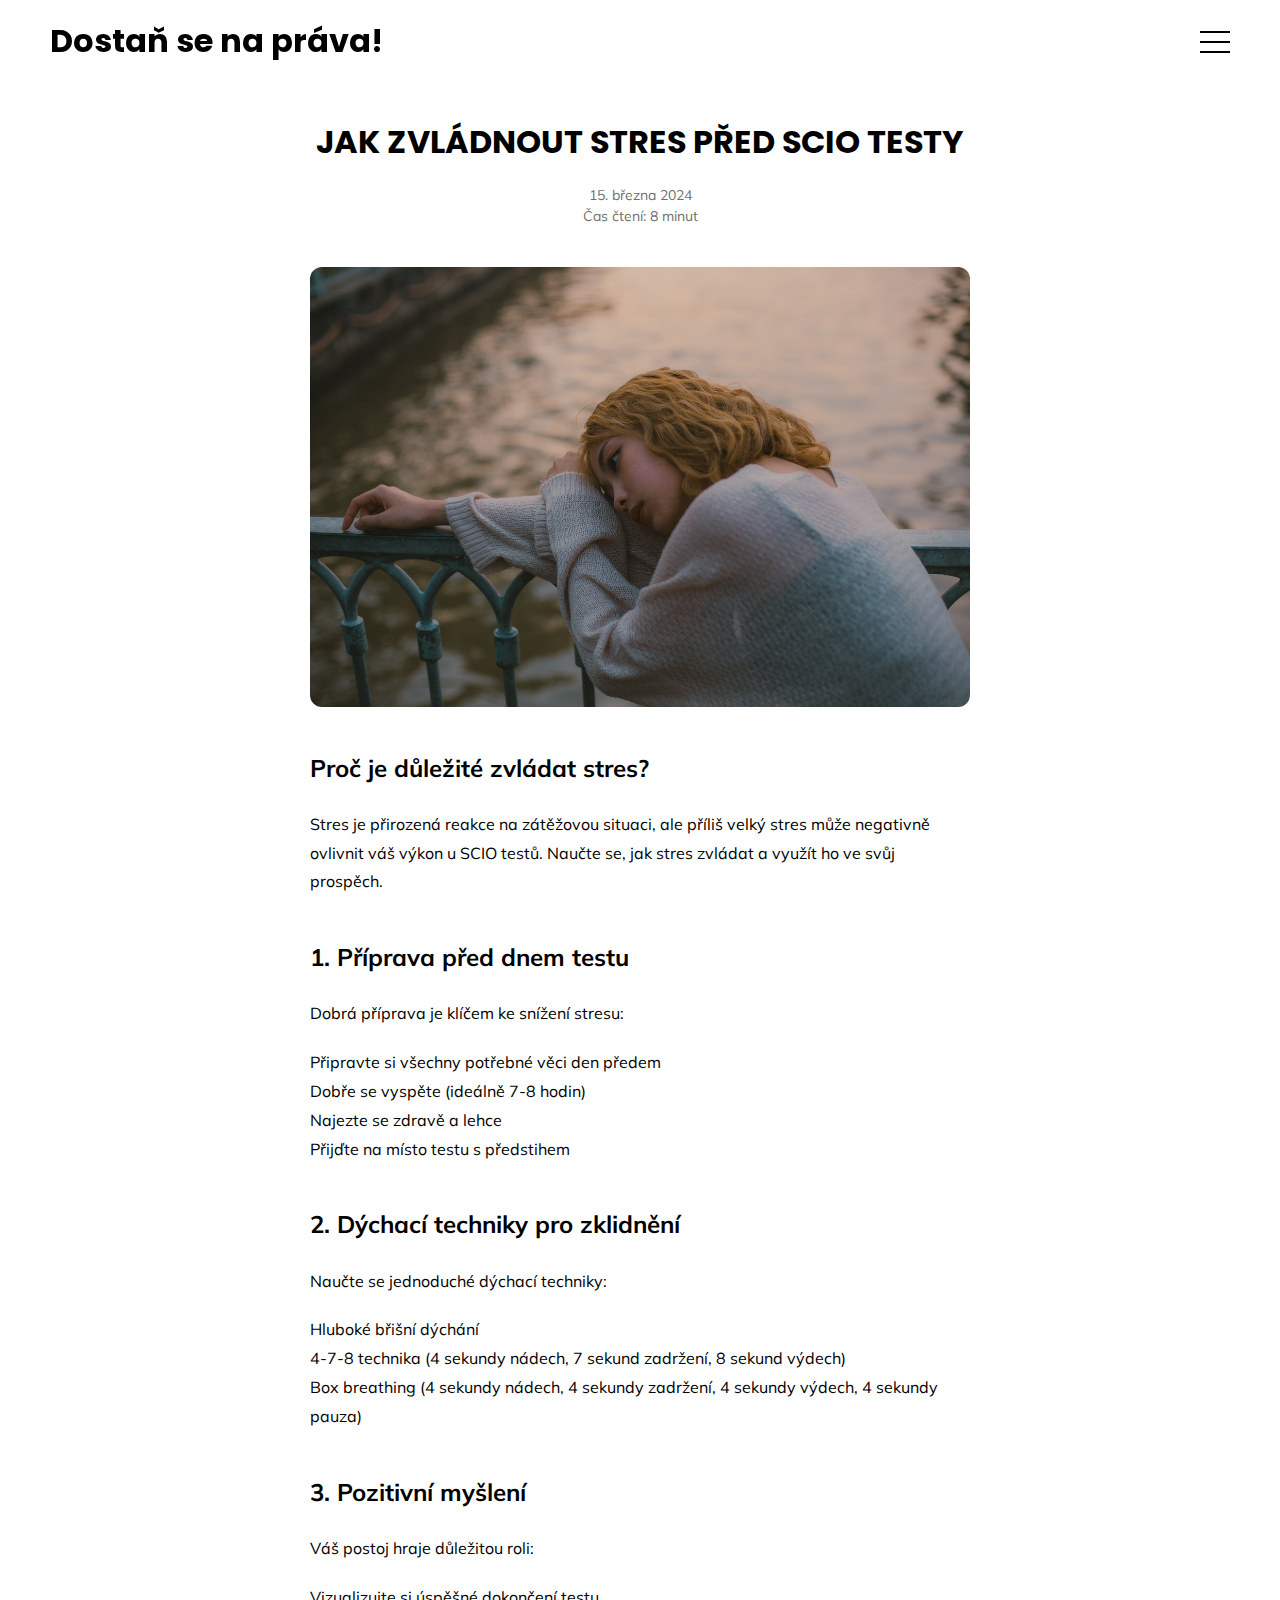
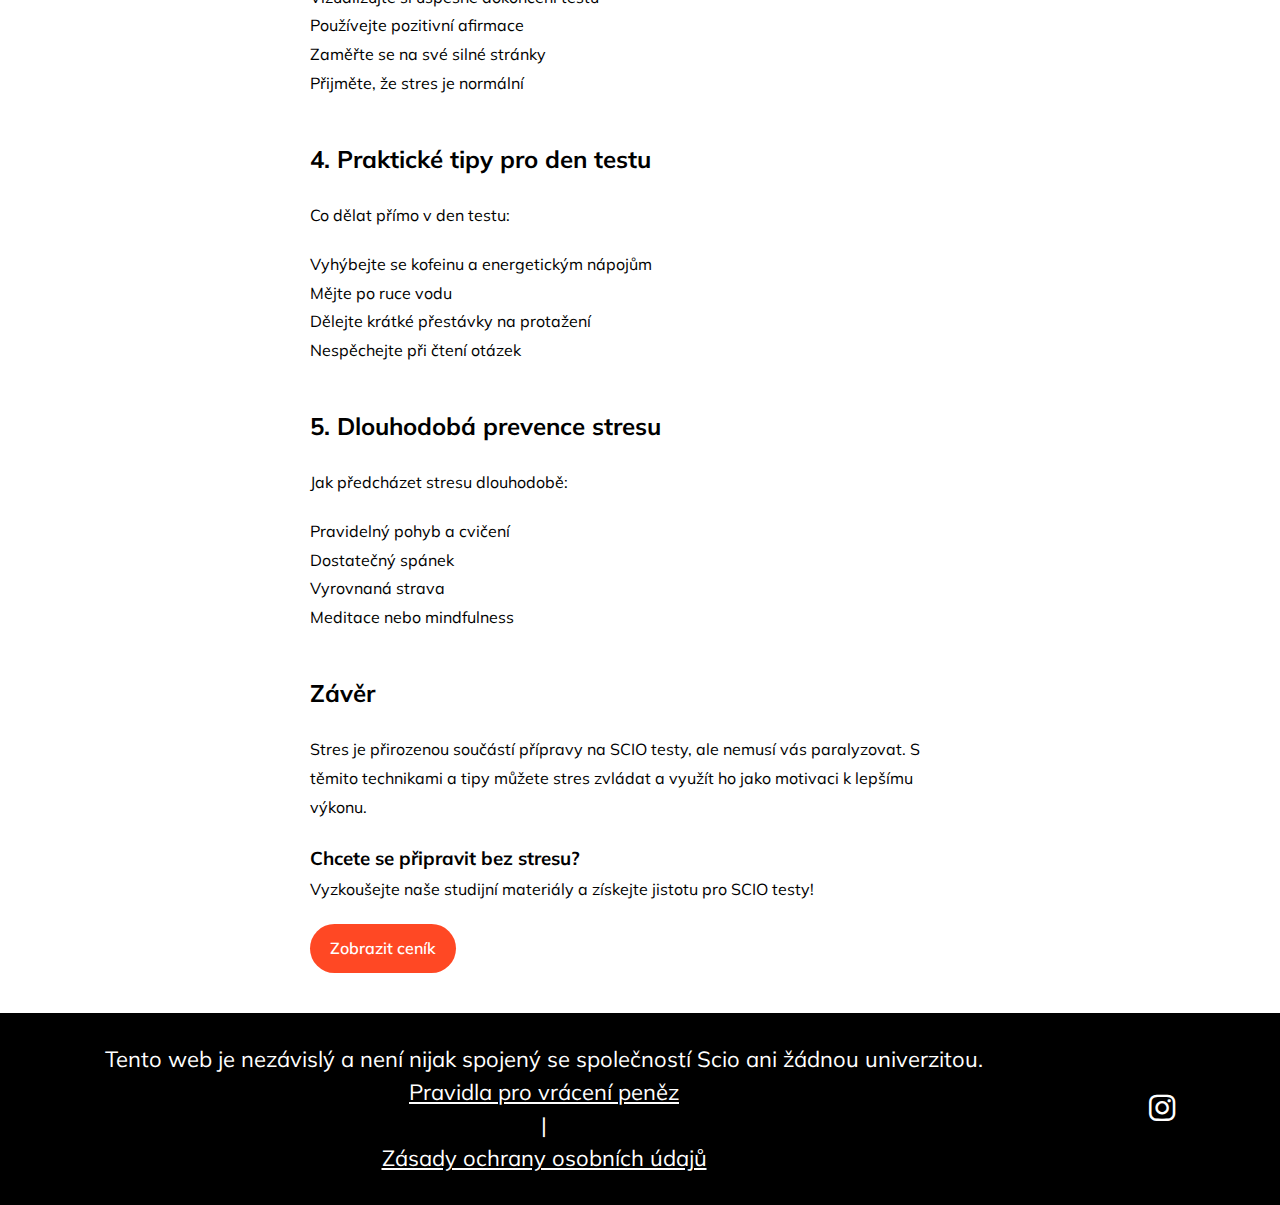
<file: blog/jak-zvladnout-stres-pred-scio-testy.html>
<!DOCTYPE html>
<html lang="cs">

<head>
  <meta charset="UTF-8">
  <meta http-equiv="X-UA-Compatible" content="IE=edge">
  <meta name="viewport" content="width=device-width, initial-scale=1.0">
  
  <!-- Primary Meta Tags -->
  <title>Jak zvládnout stres před SCIO testy | Dostaň se na práva!</title>
  <meta name="title" content="Jak zvládnout stres před SCIO testy | Dostaň se na práva!">
  <meta name="description" content="Praktické tipy a techniky pro zvládání stresu před SCIO testy. Naučte se, jak se uklidnit a podat nejlepší výkon v den testu.">
  <meta name="keywords" content="stres před SCIO testy, jak zvládnout stres, příprava na SCIO testy, psychická příprava">
  
  <!-- Open Graph / Facebook -->
  <meta property="og:type" content="article">
  <meta property="og:url" content="https://dostansenaprava.cz/blog/jak-zvladnout-stres-pred-scio-testy.html">
  <meta property="og:title" content="Jak zvládnout stres před SCIO testy | Dostaň se na práva!">
  <meta property="og:description" content="Praktické tipy a techniky pro zvládání stresu před SCIO testy. Naučte se, jak se uklidnit a podat nejlepší výkon v den testu.">
  <meta property="og:image" content="./assets/images/blog/stress-management.jpg">

  <!-- Twitter -->
  <meta property="twitter:card" content="summary_large_image">
  <meta property="twitter:url" content="https://dostansenaprava.cz/blog/jak-zvladnout-stres-pred-scio-testy.html">
  <meta property="twitter:title" content="Jak zvládnout stres před SCIO testy | Dostaň se na práva!">
  <meta property="twitter:description" content="Praktické tipy a techniky pro zvládání stresu před SCIO testy. Naučte se, jak se uklidnit a podat nejlepší výkon v den testu.">
  <meta property="twitter:image" content="./assets/images/blog/stress-management.jpg">

  <!-- Canonical URL -->
  <link rel="canonical" href="https://dostansenaprava.cz/blog/jak-zvladnout-stres-pred-scio-testy.html">

  <!-- Favicon -->
  <link rel="shortcut icon" href="../favicon.svg" type="image/svg+xml">

  <!-- CSS -->
  <link rel="stylesheet" href="../assets/css/style.css">

  <!-- Google Fonts -->
  <link rel="preconnect" href="https://fonts.googleapis.com">
  <link rel="preconnect" href="https://fonts.gstatic.com" crossorigin>
  <link href="https://fonts.googleapis.com/css2?family=Mulish&family=Poppins:wght@400;500;600;700;800&display=swap" rel="stylesheet">

  <!-- Font Awesome -->
  <link rel="stylesheet" href="../assets/fontawesome/css/all.min.css">
</head>

<body>
  <!-- Header -->
  <header class="header" data-header>
    <div class="container">
      <a href="../index.html" class="logo">Dostaň se na práva!</a>
      <nav class="navbar" data-navbar>
        <ul class="navbar-list">
          <li><a href="../index.html" class="navbar-link" data-nav-link>Domů</a></li>
          <li><a href="../index.html#portfolio" class="navbar-link" data-nav-link>Preview</a></li>
          <li><a href="../index.html#skills" class="navbar-link" data-nav-link>Co očekávat?</a></li>
          <li><a href="../index.html#timeline" class="navbar-link" data-nav-link>Timeline</a></li>
          <li><a href="../index.html#price" class="navbar-link" data-nav-link>Ceník</a></li>
          
          <li><a href="../index.html#contact" class="navbar-link" data-nav-link>Kontakt</a></li>
        </ul>
      </nav>
      <button class="nav-toggle-btn" aria-label="toggle menu" data-nav-toggler>
        <span class="line line-1"></span>
        <span class="line line-2"></span>
        <span class="line line-3"></span>
      </button>
    </div>
  </header>

  <!-- Main Content -->
  <main>
    <article class="blog-post">
      <div class="container">
        <div class="blog-post-header">
          <h1 class="h1 blog-post-title">Jak zvládnout stres před SCIO testy</h1>
          <div class="blog-post-meta">
            <span class="date">15. března 2024</span>
            <span class="read-time">Čas čtení: 8 minut</span>
          </div>
        </div>

        <div class="blog-post-content">
          <img src="../assets/images/thumbnailstress.jpg" alt="Klidné prostředí pro meditaci a relaxaci" class="blog-post-image">
          
          <h2>Proč je důležité zvládat stres?</h2>
          <p>Stres je přirozená reakce na zátěžovou situaci, ale příliš velký stres může negativně ovlivnit váš výkon u SCIO testů. Naučte se, jak stres zvládat a využít ho ve svůj prospěch.</p>

          <h2>1. Příprava před dnem testu</h2>
          <p>Dobrá příprava je klíčem ke snížení stresu:</p>
          <ul>
            <li>Připravte si všechny potřebné věci den předem</li>
            <li>Dobře se vyspěte (ideálně 7-8 hodin)</li>
            <li>Najezte se zdravě a lehce</li>
            <li>Přijďte na místo testu s předstihem</li>
          </ul>

          <h2>2. Dýchací techniky pro zklidnění</h2>
          <p>Naučte se jednoduché dýchací techniky:</p>
          <ul>
            <li>Hluboké břišní dýchání</li>
            <li>4-7-8 technika (4 sekundy nádech, 7 sekund zadržení, 8 sekund výdech)</li>
            <li>Box breathing (4 sekundy nádech, 4 sekundy zadržení, 4 sekundy výdech, 4 sekundy pauza)</li>
          </ul>

          <h2>3. Pozitivní myšlení</h2>
          <p>Váš postoj hraje důležitou roli:</p>
          <ul>
            <li>Vizualizujte si úspěšné dokončení testu</li>
            <li>Používejte pozitivní afirmace</li>
            <li>Zaměřte se na své silné stránky</li>
            <li>Přijměte, že stres je normální</li>
          </ul>

          <h2>4. Praktické tipy pro den testu</h2>
          <p>Co dělat přímo v den testu:</p>
          <ul>
            <li>Vyhýbejte se kofeinu a energetickým nápojům</li>
            <li>Mějte po ruce vodu</li>
            <li>Dělejte krátké přestávky na protažení</li>
            <li>Nespěchejte při čtení otázek</li>
          </ul>

          <h2>5. Dlouhodobá prevence stresu</h2>
          <p>Jak předcházet stresu dlouhodobě:</p>
          <ul>
            <li>Pravidelný pohyb a cvičení</li>
            <li>Dostatečný spánek</li>
            <li>Vyrovnaná strava</li>
            <li>Meditace nebo mindfulness</li>
          </ul>

          <h2>Závěr</h2>
          <p>Stres je přirozenou součástí přípravy na SCIO testy, ale nemusí vás paralyzovat. S těmito technikami a tipy můžete stres zvládat a využít ho jako motivaci k lepšímu výkonu.</p>

          <div class="blog-post-cta">
            <h3>Chcete se připravit bez stresu?</h3>
            <p>Vyzkoušejte naše studijní materiály a získejte jistotu pro SCIO testy!</p>
            <a href="../index.html#price" class="btn btn-primary">Zobrazit ceník</a>
          </div>
        </div>
      </div>
    </article>
  </main>

  <!-- Footer -->
  <footer class="footer">
    <div class="container">
      <p class="copyright">
        Tento web je nezávislý a není nijak spojený se společností Scio ani žádnou univerzitou.
        <br>
        <a href="../pravidla.html" class="copyprav">Pravidla pro vrácení peněz</a>
        <span class="separator"> | </span>
        <a href="../zasady-ochrany-osobnich-udaju.html" class="copyprav">Zásady ochrany osobních údajů</a>
      </p>
      <ul class="social-list">
        <li>
          <a href="https://www.instagram.com/dostansenaprava/" class="social-link">
            <i class="fab fa-instagram"></i>
          </a>
        </li>
      </ul>
    </div>
  </footer>

  <!-- Scripts -->
  <script src="../assets/js/script.js" defer></script>
</body>

</html>
</file>
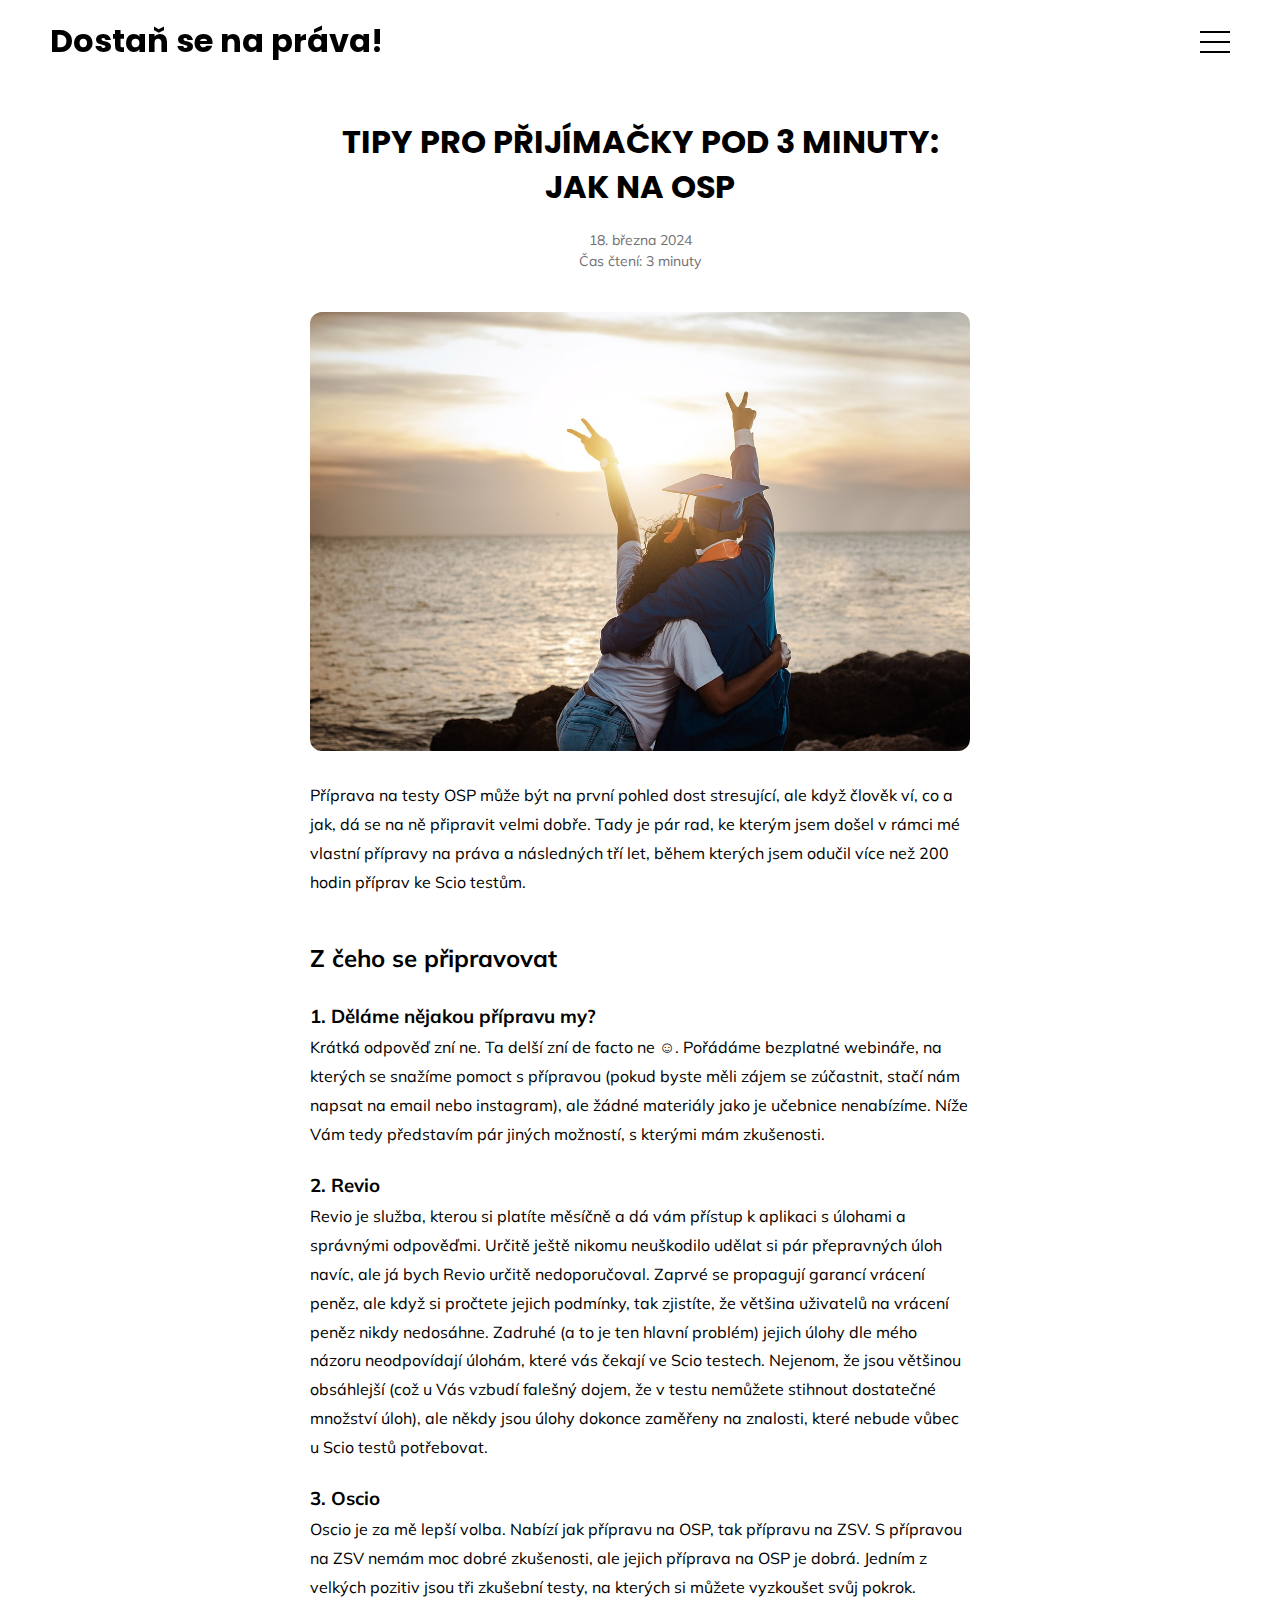
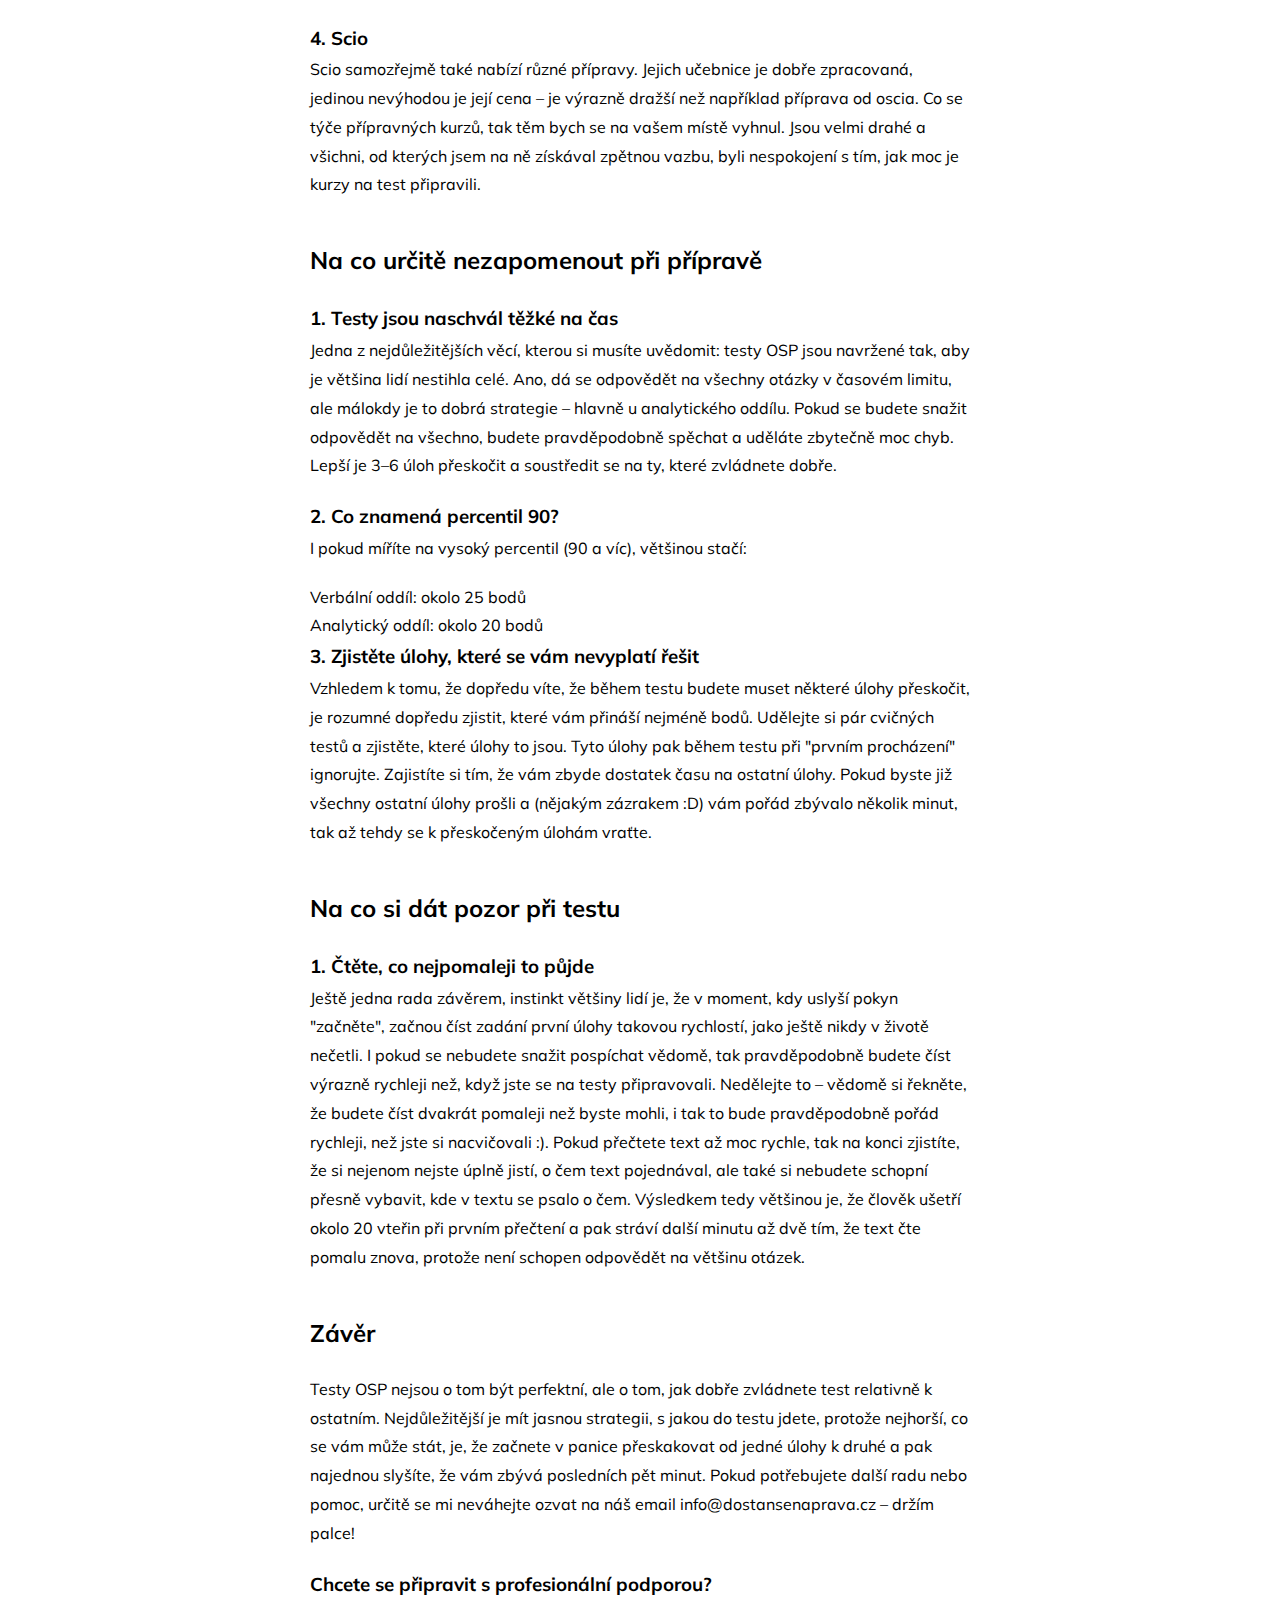
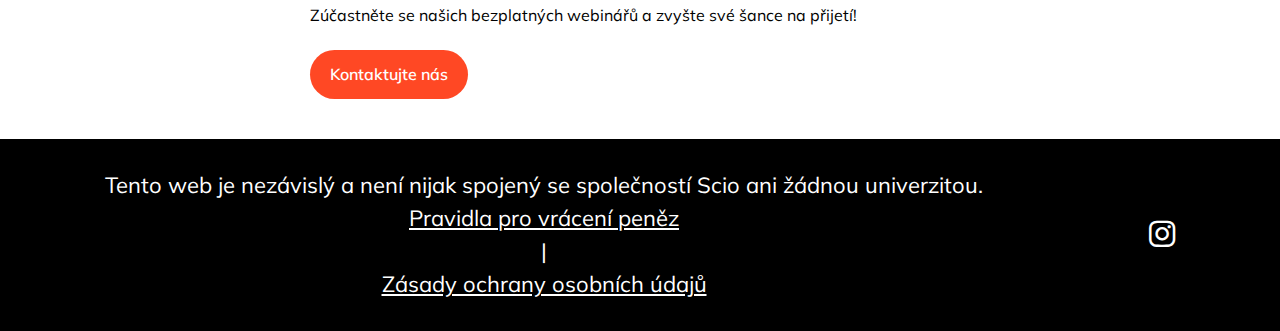
<file: blog/tajemstvi-uspesneho-prijeti.html>
<!DOCTYPE html>
<html lang="cs">

<head>
  <meta charset="UTF-8">
  <meta http-equiv="X-UA-Compatible" content="IE=edge">
  <meta name="viewport" content="width=device-width, initial-scale=1.0">
  
  <!-- Primary Meta Tags -->
  <title>Tipy pro přijímačky pod 3 minuty: Jak na OSP | Dostaň se na práva!</title>
  <meta name="title" content="Tipy pro přijímačky pod 3 minuty: Jak na OSP | Dostaň se na práva!">
  <meta name="description" content="Praktické tipy a rady pro přípravu na testy OSP. Zjistěte, jak se efektivně připravit a maximalizovat své šance na úspěch.">
  <meta name="keywords" content="přijetí na práva, OSP testy, SCIO testy, přijímačky na práva, příprava na OSP">
  
  <!-- Open Graph / Facebook -->
  <meta property="og:type" content="article">
  <meta property="og:url" content="https://dostansenaprava.cz/blog/tajemstvi-uspesneho-prijeti.html">
  <meta property="og:title" content="Tipy pro přijímačky pod 3 minuty: Jak na OSP | Dostaň se na práva!">
  <meta property="og:description" content="Praktické tipy a rady pro přípravu na testy OSP. Zjistěte, jak se efektivně připravit a maximalizovat své šance na úspěch.">
  <meta property="og:image" content="./assets/images/blog/law-success.jpg">

  <!-- Twitter -->
  <meta property="twitter:card" content="summary_large_image">
  <meta property="twitter:url" content="https://dostansenaprava.cz/blog/tajemstvi-uspesneho-prijeti.html">
  <meta property="twitter:title" content="Tipy pro přijímačky pod 3 minuty: Jak na OSP | Dostaň se na práva!">
  <meta property="twitter:description" content="Praktické tipy a rady pro přípravu na testy OSP. Zjistěte, jak se efektivně připravit a maximalizovat své šance na úspěch.">
  <meta property="twitter:image" content="./assets/images/blog/law-success.jpg">

  <!-- Canonical URL -->
  <link rel="canonical" href="https://dostansenaprava.cz/blog/tajemstvi-uspesneho-prijeti.html">

  <!-- Favicon -->
  <link rel="shortcut icon" href="../favicon.svg" type="image/svg+xml">

  <!-- CSS -->
  <link rel="stylesheet" href="../assets/css/style.css">

  <!-- Google Fonts -->
  <link rel="preconnect" href="https://fonts.googleapis.com">
  <link rel="preconnect" href="https://fonts.gstatic.com" crossorigin>
  <link href="https://fonts.googleapis.com/css2?family=Mulish&family=Poppins:wght@400;500;600;700;800&display=swap" rel="stylesheet">

  <!-- Font Awesome -->
  <link rel="stylesheet" href="../assets/fontawesome/css/all.min.css">
</head>

<body>
  <!-- Header -->
  <header class="header" data-header>
    <div class="container">
      <a href="../index.html" class="logo">Dostaň se na práva!</a>
      <nav class="navbar" data-navbar>
        <ul class="navbar-list">
          <li><a href="../index.html" class="navbar-link" data-nav-link>Domů</a></li>
          <li><a href="../index.html#portfolio" class="navbar-link" data-nav-link>Preview</a></li>
          <li><a href="../index.html#skills" class="navbar-link" data-nav-link>Co očekávat?</a></li>
          <li><a href="../index.html#timeline" class="navbar-link" data-nav-link>Timeline</a></li>
          <li><a href="../index.html#price" class="navbar-link" data-nav-link>Ceník</a></li>
          
          <li><a href="../index.html#contact" class="navbar-link" data-nav-link>Kontakt</a></li>
        </ul>
      </nav>
      <button class="nav-toggle-btn" aria-label="toggle menu" data-nav-toggler>
        <span class="line line-1"></span>
        <span class="line line-2"></span>
        <span class="line line-3"></span>
      </button>
    </div>
  </header>

  <!-- Main Content -->
  <main>
    <article class="blog-post">
      <div class="container">
        <div class="blog-post-header">
          <h1 class="h1 blog-post-title">Tipy pro přijímačky pod 3 minuty: Jak na OSP</h1>
          <div class="blog-post-meta">
            <span class="date">18. března 2024</span>
            <span class="read-time">Čas čtení: 3 minuty</span>
          </div>
        </div>

        <div class="blog-post-content">
          <img src="../assets/images/thumbnailgraduate.jpg" alt="Příprava na OSP testy" class="blog-post-image">
          
          <p>Příprava na testy OSP může být na první pohled dost stresující, ale když člověk ví, co a jak, dá se na ně připravit velmi dobře. Tady je pár rad, ke kterým jsem došel v rámci mé vlastní přípravy na práva a následných tří let, během kterých jsem odučil více než 200 hodin příprav ke Scio testům.</p>

          <h2>Z čeho se připravovat</h2>
          
          <h3>1. Děláme nějakou přípravu my?</h3>
          <p>Krátká odpověď zní ne. Ta delší zní de facto ne ☺. Pořádáme bezplatné webináře, na kterých se snažíme pomoct s přípravou (pokud byste měli zájem se zúčastnit, stačí nám napsat na email nebo instagram), ale žádné materiály jako je učebnice nenabízíme. Níže Vám tedy představím pár jiných možností, s kterými mám zkušenosti.</p>
          
          <h3>2. Revio</h3>
          <p>Revio je služba, kterou si platíte měsíčně a dá vám přístup k aplikaci s úlohami a správnými odpověďmi. Určitě ještě nikomu neuškodilo udělat si pár přepravných úloh navíc, ale já bych Revio určitě nedoporučoval. Zaprvé se propagují garancí vrácení peněz, ale když si pročtete jejich podmínky, tak zjistíte, že většina uživatelů na vrácení peněz nikdy nedosáhne. Zadruhé (a to je ten hlavní problém) jejich úlohy dle mého názoru neodpovídají úlohám, které vás čekají ve Scio testech. Nejenom, že jsou většinou obsáhlejší (což u Vás vzbudí falešný dojem, že v testu nemůžete stihnout dostatečné množství úloh), ale někdy jsou úlohy dokonce zaměřeny na znalosti, které nebude vůbec u Scio testů potřebovat.</p>
          
          <h3>3. Oscio</h3>
          <p>Oscio je za mě lepší volba. Nabízí jak přípravu na OSP, tak přípravu na ZSV. S přípravou na ZSV nemám moc dobré zkušenosti, ale jejich příprava na OSP je dobrá. Jedním z velkých pozitiv jsou tři zkušební testy, na kterých si můžete vyzkoušet svůj pokrok.</p>
          
          <h3>4. Scio</h3>
          <p>Scio samozřejmě také nabízí různé přípravy. Jejich učebnice je dobře zpracovaná, jedinou nevýhodou je její cena – je výrazně dražší než například příprava od oscia. Co se týče přípravných kurzů, tak těm bych se na vašem místě vyhnul. Jsou velmi drahé a všichni, od kterých jsem na ně získával zpětnou vazbu, byli nespokojení s tím, jak moc je kurzy na test připravili.</p>
          
          <h2>Na co určitě nezapomenout při přípravě</h2>
          
          <h3>1. Testy jsou naschvál těžké na čas</h3>
          <p>Jedna z nejdůležitějších věcí, kterou si musíte uvědomit: testy OSP jsou navržené tak, aby je většina lidí nestihla celé. Ano, dá se odpovědět na všechny otázky v časovém limitu, ale málokdy je to dobrá strategie – hlavně u analytického oddílu. Pokud se budete snažit odpovědět na všechno, budete pravděpodobně spěchat a uděláte zbytečně moc chyb. Lepší je 3–6 úloh přeskočit a soustředit se na ty, které zvládnete dobře.</p>
          
          <h3>2. Co znamená percentil 90?</h3>
          <p>I pokud míříte na vysoký percentil (90 a víc), většinou stačí:</p>
          <ul>
            <li>Verbální oddíl: okolo 25 bodů</li>
            <li>Analytický oddíl: okolo 20 bodů</li>
          </ul>
          
          <h3>3. Zjistěte úlohy, které se vám nevyplatí řešit</h3>
          <p>Vzhledem k tomu, že dopředu víte, že během testu budete muset některé úlohy přeskočit, je rozumné dopředu zjistit, které vám přináší nejméně bodů. Udělejte si pár cvičných testů a zjistěte, které úlohy to jsou. Tyto úlohy pak během testu při "prvním procházení" ignorujte. Zajistíte si tím, že vám zbyde dostatek času na ostatní úlohy. Pokud byste již všechny ostatní úlohy prošli a (nějakým zázrakem :D) vám pořád zbývalo několik minut, tak až tehdy se k přeskočeným úlohám vraťte.</p>
          
          <h2>Na co si dát pozor při testu</h2>
          
          <h3>1. Čtěte, co nejpomaleji to půjde</h3>
          <p>Ještě jedna rada závěrem, instinkt většiny lidí je, že v moment, kdy uslyší pokyn "začněte", začnou číst zadání první úlohy takovou rychlostí, jako ještě nikdy v životě nečetli. I pokud se nebudete snažit pospíchat vědomě, tak pravděpodobně budete číst výrazně rychleji než, když jste se na testy připravovali. Nedělejte to – vědomě si řekněte, že budete číst dvakrát pomaleji než byste mohli, i tak to bude pravděpodobně pořád rychleji, než jste si nacvičovali :). Pokud přečtete text až moc rychle, tak na konci zjistíte, že si nejenom nejste úplně jistí, o čem text pojednával, ale také si nebudete schopní přesně vybavit, kde v textu se psalo o čem. Výsledkem tedy většinou je, že člověk ušetří okolo 20 vteřin při prvním přečtení a pak stráví další minutu až dvě tím, že text čte pomalu znova, protože není schopen odpovědět na většinu otázek.</p>
          
          <h2>Závěr</h2>
          <p>Testy OSP nejsou o tom být perfektní, ale o tom, jak dobře zvládnete test relativně k ostatním. Nejdůležitější je mít jasnou strategii, s jakou do testu jdete, protože nejhorší, co se vám může stát, je, že začnete v panice přeskakovat od jedné úlohy k druhé a pak najednou slyšíte, že vám zbývá posledních pět minut. Pokud potřebujete další radu nebo pomoc, určitě se mi neváhejte ozvat na náš email info@dostansenaprava.cz – držím palce!</p>

          <div class="blog-post-cta">
            <h3>Chcete se připravit s profesionální podporou?</h3>
            <p>Zúčastněte se našich bezplatných webinářů a zvyšte své šance na přijetí!</p>
            <a href="../index.html#contact" class="btn btn-primary">Kontaktujte nás</a>
          </div>
        </div>
      </div>
    </article>
  </main>

  <!-- Footer -->
  <footer class="footer">
    <div class="container">
      <p class="copyright">
        Tento web je nezávislý a není nijak spojený se společností Scio ani žádnou univerzitou.
        <br>
        <a href="../pravidla.html" class="copyprav">Pravidla pro vrácení peněz</a>
        <span class="separator"> | </span>
        <a href="../zasady-ochrany-osobnich-udaju.html" class="copyprav">Zásady ochrany osobních údajů</a>
      </p>
      <ul class="social-list">
        <li>
          <a href="https://www.instagram.com/dostansenaprava/" class="social-link">
            <i class="fab fa-instagram"></i>
          </a>
        </li>
      </ul>
    </div>
  </footer>

  <!-- Scripts -->
  <script src="../assets/js/script.js" defer></script>
</body>

</html>
</file>
<file: assets/css/style.css>
/*-----------------------------------*\
  #style.css
\*-----------------------------------*/

/**
 * copyright 2022 codewithsadee
 */





/*-----------------------------------*\
  #CUSTOM PROPERTY
\*-----------------------------------*/

:root {

  /** 
   * colors
   */

  --sonic-silver: hsl(0, 0%, 46%);
  --spanish-gray: hsl(0, 0%, 60%);
  --theme-color: hsl(10, 100%, 57%);
  --light-gray: hsl(0, 0%, 80%);
  --gray-x-11: hsl(0, 0%, 73%);
  --dim-gray: hsl(0, 0%, 44%);
  --cultured: hsl(0, 0%, 98%);
  --black_10: hsl(0, 0%, 0%, 0.1);
  --black_20: hsl(0, 0%, 0%, 0.2);
  --black_30: hsl(0, 0%, 0%, 0.3);
  --black_70: hsl(0, 0%, 0%, 0.7);
  --white_10: hsl(0, 0%, 100%, 0.1);
  --white: hsl(0, 0%, 100%);
  --black: hsl(0, 0%, 0%);

  /**
   * typography
   */

  --ff-poppins: 'Poppins', sans-serif;
  --ff-mulish: 'Mulish', sans-serif;

  --fs-35: 4.5rem;
  --fs-30: 4rem;
  --fs-25: 3.5rem;
  --fs-24: 3rem;
  --fs-20: 2.5rem;
  --fs-18: 2.2rem;
  --fs-17: 2rem;
  --fs-13: 1.8rem;

  --fw-800: 800;
  --fw-700: 700;
  --fw-600: 600;
  --fw-500: 500;
  --fw-400: 400;

  /**
   * spacing
   */

  --section-padding: 80px;

  /**
   * shadow
   */

  --shadow: 0 0 20px hsla(0, 0%, 0%, 0.08);

  /**
   * radius
   */

  --radius-10: 10px;
  --radius-8: 8px;

  /**
   * transition
   */

  --transition: 0.25s ease;
  --cubic-out: cubic-bezier(0.33, 0.85, 0.4, 0.96);

  /* Add RGB values for the theme color */
  --theme-color-rgb: 255, 76, 41;

}





/*-----------------------------------*\
  #RESET
\*-----------------------------------*/

*,
*::before,
*::after {
  margin: 0;
  padding: 0;
  box-sizing: border-box;
}

li { list-style: none; }

a {
  text-decoration: none;
  color: inherit;
}

a,
img,
span,
input,
button,
textarea,
ion-icon { display: block; }

img { height: auto; }

input,
button,
textarea {
  background: none;
  border: none;
  font: inherit;
}

input,
textarea { width: 100%; }

button { cursor: pointer; }

ion-icon { pointer-events: none; }

address { font-style: normal; }

html {
  font-family: var(--ff-mulish);
  font-size: 10px;
  scroll-behavior: smooth;
  overflow-x: hidden; /* Prevent horizontal scrolling */
  width: 100%;
}

body {
  background-color: var(--white);
  color: var(--black);
  font-size: var(--fs-18);
  line-height: 1.5;
  overflow-x: hidden; /* Prevent horizontal scrolling */
  width: 100%;
  max-width: 100%;
  box-sizing: border-box;
}

:focus-visible { outline-offset: 4px; }

::placeholder { color: var(--dim-gray); }

::-webkit-scrollbar {
  width: 12px;
  height: 2px;
}

body::-webkit-scrollbar-track { background-color: var(--white); }

body::-webkit-scrollbar-thumb {
  background-color: var(--spanish-gray);
  border: 3px solid var(--white);
  border-radius: 50px;
}





/*-----------------------------------*\
  #REUSED STYLE
\*-----------------------------------*/

.container { 
  padding-inline: 30px; 
  width: 100%;
  box-sizing: border-box;
  max-width: 100%;
}

.section { padding-block: var(--section-padding); }

.img-holder {
  aspect-ratio: var(--width) / var(--height);
  background-color: var(--light-gray);
  overflow: hidden;
}

.has-before {
  position: relative;
  z-index: 1;
}

.has-before::before {
  position: absolute;
  content: "";
}

.img-cover {
  width: 100%;
  height: 100%;
  object-fit: cover;
}

.section-subtitle {
  color: var(--theme-color);
  font-family: var(--ff-poppins);
  font-weight: var(--fw-500);
  margin-block-end: 6px;
}

.h1,
.h2,
.h3 {
  color: var(--black);
  font-family: var(--ff-poppins);
}

.h1 { font-size: var(--fs-30); }

.h1,
.h2 {
  font-weight: var(--fw-800);
  text-transform: uppercase;
}

.h2 {
  font-size: var(--fs-25);
  line-height: 1.2;
}

.h1,
.h3 { line-height: 1.4; }

.h3 { font-size: var(--fs-18); }

.section-title { margin-block-end: 40px; }

:is(.portfolio, .news) .section-title { margin-block-end: 60px; }

.card {
  position: relative;
  overflow: hidden;
  border-radius: var(--radius-10);
}

.card-content {
  position: absolute;
  top: 10px;
  right: 10px;
  bottom: 10px;
  left: 10px;
  background-color: var(--white);
  border-radius: var(--radius-8);
  padding: 20px 25px;
  display: block;
  align-content: flex-start;
  opacity: 0;
  transition: var(--transition);
}

.card:is(:hover, :focus-within, :active) .card-content { opacity: 1; }

.card-content > ion-icon {
  position: absolute;
  top: 20px;
  right: 20px;
  color: var(--black);
  font-size: 40px;
  transform: rotate(-45deg);
}

.card-text { font-family: var(--ff-poppins); }

.card-title, .h3.card-title {
  display: inline;
  white-space: normal;
  word-spacing: normal;
  word-break: normal;
  text-align: left;
  width: 100%;
}

.scrollbar-item:nth-of-type(2) .card-title {
  font-size: 18px;
  line-height: 1.4;
  font-weight: 600;
  white-space: normal;
  text-overflow: clip;
  overflow: visible;
  word-wrap: normal;
  word-break: normal;
  hyphens: none;
  display: inline;
  width: 100%;
}



.has-scrollbar {
  display: flex;
  gap: 20px;
  overflow-x: auto;
  padding-block-end: 30px;
  margin-block-end: -15px;
  scroll-snap-type: inline mandatory;
}

.scrollbar-item {
  min-width: 100%;
  scroll-snap-align: start;
}

.has-scrollbar::-webkit-scrollbar-track { background-color: var(--black_20); }

.has-scrollbar::-webkit-scrollbar-thumb { background-color: var(--black_70); }

.has-scrollbar::-webkit-scrollbar-button { width: calc(25% - 25px); }




/*-----------------------------------*\
  #HEADER
\*-----------------------------------*/

.header {
  position: fixed;
  top: 0;
  left: 0;
  width: 100%;
  background-color: var(--white);
  padding-block: 15px;
  border-block-end: 1px solid var(--black_10);
  z-index: 1000;
  height: auto;
}

.header > .container {
  display: flex;
  justify-content: space-between;
  align-items: center;
  gap: 50px;
}

.logo {
  display: flex;
  align-items: center;
}

.logo-image {
  max-width: 50px;
  height: auto;
  margin-right: 10px;
}

.logo {
  color: var(--black);
  font-family: var(--ff-poppins);
  font-size: 3.2rem;
  line-height: 0.9;
  font-weight: var(--fw-700);
}

.nav-toggle-btn .line {
  width: 30px;
  height: 2px;
  background-color: var(--black);
  transition: var(--transition);
}

.nav-toggle-btn .line:not(:last-child) { margin-block-end: 8px; }

.nav-toggle-btn.active .line-1 { transform: translateY(10px) rotate(45deg); }

.nav-toggle-btn.active .line-2 {
  transform: translateX(-100%);
  opacity: 0;
}

.nav-toggle-btn.active .line-3 { transform: translateY(-10px) rotate(-45deg); }

.navbar {
  position: absolute;
  top: calc(100% + 1px);
  left: 0;
  width: 100%;
  background-color: var(--white);
  padding-inline: 30px;
  max-height: 0;
  overflow: hidden;
  visibility: hidden;
  transition: 0.3s var(--cubic-out);
}

.navbar.active {
  max-height: 250px;
  visibility: visible;
  transition-duration: 0.5s;
}

.navbar-list { margin-block: 25px; }

.navbar-link {
  color: var(--black);
  font-family: var(--ff-poppins);
  font-weight: var(--fw-500);
}





/*-----------------------------------*\
  #HERO
\*-----------------------------------*/

.slide-down-btn { display: none; }

.hero {
  background-color: var(--cultured);
  padding-block-start: calc(var(--section-padding) + 30px);
}

.hero-banner {
  margin-block-end: 60px;
  max-height: 500px;
  border-radius: var(--radius-10);
  margin-inline: auto;
  display: none; /* Hide by default on mobile */
}

.hero-title { margin-block: 10px 20px; }

/* Main heading specific styles */
.main-heading {
  font-size: 3.2rem;
  line-height: 1.2;
  max-width: 600px;
  text-transform: none;
  font-weight: 700;
  color: #232836;
  display: block;
  margin: 0 auto;
  text-align: left;
  padding: 0;
  letter-spacing: -0.02em;
}

/* Override any conflicting styles */
.h1.hero-title.main-heading {
  text-transform: none !important;
  font-size: 3.2rem !important;
}

/* Mobile adjustments */
@media (max-width: 768px) {
  .main-heading {
    font-size: 2.8rem !important;
    line-height: 1.3;
    margin: 15px 0;
  }
}

.hero-list { margin-block-end: 35px; }

.hero-list .list-link {
  font-size: var(--fs-20);
  display: flex;
  align-items: center;
  gap: 10px;
  color: var(--dim-gray);
  transition: var(--transition);
}

.hero-list .list-link:is(:hover, :focus) { color: var(--theme-color); }

.hero-list .list-link .span,
.hero-list .list-link ion-icon { transition: var(--transition); }

.hero-list .list-link:is(:hover, :focus) ion-icon { transform: rotate(-45deg); }

.exp-list .list-item {
  display: flex;
  justify-content: flex-start;
  align-items: center;
  gap: 20px;
}

.exp-list .list-item:not(:last-child) { margin-block-end: 15px; }

.exp-list .strong {
  color: var(--theme-color);
  font-size: var(--fs-30);
  font-family: var(--ff-poppins);
}

.exp-list .span { font-size: var(--fs-13); }

/* Hero Reviews CSS Removed */

.skills-banner { display: none; }

.hero-description {
  font-size: 1.8rem;
  line-height: 1.6;
  color: var(--dim-gray);
  margin-bottom: 2.5rem;
  max-width: 800px;
}

.hero-features {
  margin-bottom: 2.5rem;
}

.hero-features li {
  display: flex;
  align-items: center;
  gap: 1.5rem;
  margin-bottom: 1.5rem;
  font-size: 1.6rem;
  color: var(--black);
}

.hero-features ion-icon {
  color: var(--theme-color);
  font-size: 2rem;
}

.hero-cta {
  display: flex;
  gap: 1rem;
  margin-bottom: 2rem;
}

.btn {
  display: inline-flex;
  align-items: center;
  justify-content: center;
  padding: 1rem 2rem;
  border-radius: 50px;
  font-weight: 600;
  transition: all 0.3s ease;
  text-decoration: none;
  font-size: 1.6rem;
  white-space: nowrap;
  box-sizing: border-box;
}

.btn-primary {
  background-color: var(--theme-color);
  color: var(--white);
}

.btn-primary:hover {
  background-color: var(--black);
  transform: translateY(-2px);
}

.btn-secondary {
  background-color: transparent;
  color: var(--black);
  border: 2px solid var(--black);
  padding: calc(1rem - 2px) calc(2rem - 2px); /* Adjust for border */
}

.btn-secondary:hover {
  background-color: var(--black);
  color: var(--white);
  transform: translateY(-2px);
}

@media (max-width: 768px) {
  .hero-description {
    font-size: 1.6rem;
    margin-block: 20px 25px;
    line-height: 1.6;
  }
  
  .hero-features li {
    font-size: 1.5rem;
    margin-bottom: 8px;
  }
  
  .hero-cta {
    flex-direction: column;
    align-items: flex-start;
    gap: 15px;
  }
  
  .btn {
    font-size: 1.5rem;
    padding: 12px 20px;
    min-width: auto;
  }
  
  .hero-list .list-link {
    font-size: 1.4rem;
  }
}

/* Add more specific mobile adjustments for smaller screens */
@media (max-width: 480px) {
  .hero-cta {
    width: 100%;
    gap: 10px;
  }
  
  .btn {
    font-size: 1.4rem;
    padding: 10px 16px;
    width: 100%;
    text-align: center;
  }
  
  .btn-primary, .btn-secondary {
    padding: 10px 15px;
    font-size: 1.3rem;
  }
  
  .click-button, .buy-button {
    font-size: 1.3rem;
    padding: 10px 16px;
  }
  
  .hero-features li {
    font-size: 1.4rem;
  }
  
  .hero-features ion-icon {
    font-size: 1.4rem;
  }
}





/*-----------------------------------*\
  #SKILLS
\*-----------------------------------*/

.skills { background-color: var(--black); }

.skills .section-title { color: var(--white); }

.skills .section-text {
  color: var(--gray-x-11);
  margin-block: 40px 45px;
}

.skills-item:not(:last-child) { margin-block-end: 25px; }

.skills-list .wrapper {
  display: flex;
  justify-content: space-between;
  align-items: center;
  color: var(--white);
  font-family: var(--ff-poppins);
  margin-block-end: 10px;
}

.skill-title {
  font-size: unset;
  font-weight: unset;
}

.skills .progress-box { background-color: var(--white_10); }

.skills .progress {
  background-color: var(--theme-color);
  height: 8px;
}





/*-----------------------------------*\
  #TIMELINE
\*-----------------------------------*/

.timeline {
  background-color: var(--cultured);
  position: relative;
  overflow: hidden;
}

.timeline::before {
  content: '';
  position: absolute;
  top: 0;
  left: 0;
  width: 100%;
  height: 100%;
  background: linear-gradient(45deg, rgba(255, 73, 36, 0.05) 0%, transparent 100%);
  z-index: 0;
}

.timeline .container {
  position: relative;
  z-index: 1;
}

.timeline-list {
  position: relative;
  padding-left: 50px;
  max-width: 800px;
  margin: 0 auto;
}

.timeline-list::before {
  content: '';
  position: absolute;
  top: 0;
  left: 0;
  width: 4px;
  height: 100%;
  background: linear-gradient(to bottom, var(--theme-color) 0%, var(--theme-color) 100%);
  border-radius: 2px;
}

.timeline-item {
  position: relative;
  padding: 35px;
  background-color: var(--white);
  border-radius: var(--radius-10);
  box-shadow: 0 5px 20px rgba(0, 0, 0, 0.05);
  transition: all 0.3s ease;
}

.timeline-item:not(:last-child) {
  margin-bottom: 40px;
}

.timeline-item::before {
  content: '';
  position: absolute;
  left: -50px;
  top: 50%;
  width: 20px;
  height: 20px;
  background-color: var(--white);
  border: 4px solid var(--theme-color);
  border-radius: 50%;
  transform: translateY(-50%);
  transition: all 0.3s ease;
  z-index: 1;
}

.timeline-item::after {
  content: '';
  position: absolute;
  left: -44px;
  top: 50%;
  width: 40px;
  height: 2px;
  background-color: var(--theme-color);
  transform: translateY(-50%);
}

.timeline-item:hover {
  transform: translateX(10px);
  box-shadow: 0 10px 30px rgba(0, 0, 0, 0.08);
}

.timeline-item:hover::before {
  background-color: var(--theme-color);
  border-color: var(--white);
  box-shadow: 0 0 0 4px rgba(255, 73, 36, 0.2);
}

.timeline-item .item-title {
  color: var(--theme-color);
  font-size: 1.8rem;
  font-weight: var(--fw-700);
  margin-bottom: 15px;
  display: flex;
  align-items: center;
  gap: 10px;
}

.timeline-item .item-title::before {
  content: '';
  width: 8px;
  height: 8px;
  background-color: var(--theme-color);
  border-radius: 50%;
}

.timeline-item .item-address {
  color: var(--black);
  font-size: 1.6rem;
  line-height: 1.6;
  margin-bottom: 20px;
}

.timeline-item .item-period {
  display: inline-block;
  font-family: var(--ff-poppins);
  font-size: 1.4rem;
  font-weight: var(--fw-600);
  color: var(--white);
  background-color: var(--theme-color);
  padding: 8px 20px;
  border-radius: 50px;
  box-shadow: 0 2px 4px rgba(255, 73, 36, 0.2);
}

@media (max-width: 768px) {
  .timeline-list {
    padding-left: 35px;
  }

  .timeline-item {
    padding: 25px;
  }

  .timeline-item::before {
    left: -35px;
    width: 16px;
    height: 16px;
  }

  .timeline-item::after {
    left: -30px;
    width: 30px;
  }

  .timeline-item .item-title {
    font-size: 1.6rem;
  }

  .timeline-item .item-address {
    font-size: 1.4rem;
  }

  .timeline-item .item-period {
    font-size: 1.3rem;
    padding: 6px 15px;
  }
}





/*-----------------------------------*\
  #PRICEING
\*-----------------------------------*/

.pricing {
  background-color: #232836;
  background-image: linear-gradient(135deg, #232836 0%, #1a202c 100%);
  padding: 120px 0 80px;
  text-align: center;
  position: relative;
  overflow: visible;
  box-shadow: inset 0 0 30px rgba(0, 0, 0, 0.2);
  z-index: 1;  /* Added z-index to ensure proper stacking */
}

.pricing .container {
  position: relative;
  z-index: 2;  /* Increased z-index for container */
  width: 100%;
  max-width: 1200px;
  margin: 0 auto;
  padding-top: 20px;  /* Added padding to create space between header and content */
}

.pricing-header {
  width: 100%;
  margin-bottom: 60px;
  position: relative;
  display: block;
  clear: both;
}

.pricing h2 {
  font-size: 2.8rem;
  font-weight: var(--fw-800);
  text-transform: uppercase;
  color: #ffffff;
  position: relative;
  display: block;
  margin: 0 auto 20px;
  text-shadow: 0 2px 3px rgba(0, 0, 0, 0.3);
}

.pricing h2::after {
  content: "";
  display: block;
  width: 80px;
  height: 3px;
  background-color: var(--theme-color);
  margin: 15px auto 0;
  border-radius: 2px;
}

.pricing::before {
  content: "";
  position: absolute;
  top: 0;
  left: 0;
  width: 100%;
  height: 100%;
  background-image: url("data:image/svg+xml,%3Csvg width='60' height='60' viewBox='0 0 60 60' xmlns='http://www.w3.org/2000/svg'%3E%3Cg fill='none' fill-rule='evenodd'%3E%3Cg fill='%23ffffff' fill-opacity='0.05'%3E%3Cpath d='M36 34v-4h-2v4h-4v2h4v4h2v-4h4v-2h-4zm0-30V0h-2v4h-4v2h4v4h2V6h4V4h-4zM6 34v-4H4v4H0v2h4v4h2v-4h4v-2H6zM6 4V0H4v4H0v2h4v4h2V6h4V4H6z'/%3E%3C/g%3E%3C/g%3E%3C/svg%3E");
  opacity: 0.1;
}

.pricing-wrapper {
  display: flex;
  justify-content: center;
  align-items: stretch;
  gap: 30px;
  max-width: 900px;
  margin: 40px auto 0;
  padding: 0 20px;
  width: 100%;
  position: relative;
  z-index: 1;
  clear: both;
}

.pricing-card {
  background: #fff;
  border-radius: 10px;
  box-shadow: 0 8px 30px rgba(0, 0, 0, 0.2);
  padding: 35px 30px;
  flex: 1;
  display: flex;
  flex-direction: column;
  transform: translateY(0);
  transition: transform 0.3s ease, box-shadow 0.3s ease;
  position: relative;
  text-align: center;
}

.pricing-card:hover {
  transform: translateY(-5px);
  box-shadow: 0 12px 40px rgba(0, 0, 0, 0.3);
}

.pricing-card a {
  display: flex;
  flex-direction: column;
  align-items: center;
  justify-content: flex-start;
  gap: 15px;
  width: 100%;
  height: 100%;
  text-decoration: none;
  color: var(--black);
}

.pricing-card ion-icon {
  font-size: 35px;
  color: var(--theme-color);
  margin: 0 auto 15px;
  display: block;
}

.pricing-card.featured {
  background-color: var(--theme-color);
  color: var(--white);
  transform: translateY(-15px);
  position: relative;
  z-index: 2;
  box-shadow: 0 10px 35px rgba(231, 76, 60, 0.35);
}

.pricing-card.featured:hover {
  transform: translateY(-20px);
  box-shadow: 0 15px 50px rgba(231, 76, 60, 0.5);
}

.pricing-card.featured::before {
  content: "";
  position: absolute;
  top: -10px;
  left: 50%;
  transform: translateX(-50%);
  width: 60px;
  height: 30px;
  background-color: var(--theme-color);
  border-radius: 30px 30px 0 0;
  z-index: -1;
}

.pricing-card.featured::after {
  content: "★ BESTSELLER ★";
  position: absolute;
  top: -10px;
  left: 50%;
  transform: translateX(-50%);
  background-color: var(--theme-color);
  color: white;
  font-size: 0.8rem;
  font-weight: bold;
  padding: 4px 15px;
  border-radius: 20px;
  white-space: nowrap;
}

.pricing-card.featured a,
.pricing-card.featured .card-title,
.pricing-card.featured .card-price,
.pricing-card.featured .pricing-feature,
.pricing-card.featured ion-icon {
  color: var(--white);
}

.pricing-card .card-title {
  font-size: 1.8rem;
  font-weight: 600;
  margin-bottom: 5px;
}

.pricing-card .card-price {
  font-size: 3.2rem;
  font-weight: 700;
  color: var(--theme-color);
  margin-bottom: 15px;
}

.pricing-card:nth-child(3) {
  position: relative;
  overflow: visible;
  padding: 30px 25px;
}

.pricing-card:nth-child(3) .card-price {
  margin-bottom: 5px;
}

.pricing-feature {
  width: 100%;
  padding: 12px 5px;
  border-top: 1px solid rgba(0, 0, 0, 0.1);
  color: var(--black);
  font-size: 1.4rem;
  text-align: center;
  display: block;
}

.pricing-feature:last-of-type {
  border-bottom: 1px solid rgba(0, 0, 0, 0.1);
}

.pricing-card.featured .pricing-feature {
  border-color: rgba(255, 255, 255, 0.2);
  color: var(--white);
}

.pricing-card.featured .pricing-feature:last-of-type {
  border-bottom-color: rgba(255, 255, 255, 0.2);
}

.pricing-card button {
  width: 100%;
  margin-top: auto;
  padding: 15px 0;
  border: none;
  border-radius: 5px;
  background-color: var(--theme-color);
  color: var(--white);
  font-size: 1.5rem;
  font-weight: 500;
  cursor: pointer;
  transition: background-color 0.3s ease;
  display: block;
  text-align: center;
}

.pricing-card button:hover {
  background-color: #e03c17;
}

.pricing-card.featured button {
  background-color: var(--white);
  color: var(--theme-color);
}

.pricing-card.featured button:hover {
  background-color: #f5f5f5;
}

@media (max-width: 992px) {
  .pricing {
    padding: 100px 0 60px;  /* Adjusted padding for tablets */
  }

  .pricing-wrapper {
    flex-direction: column;
    align-items: center;
    padding: 0 15px;
    gap: 40px;
  }
  
  .pricing-card {
    width: 100%;
    max-width: 350px;
    margin-bottom: 0;
    padding: 30px 20px;
  }
  
  .discount-badge {
    top: -10px;
    right: -10px;
  }

  .pricing-card.featured {
    transform: translateY(0);
  }
  
  .pricing-card.featured:hover {
    transform: translateY(-5px);
  }
  
  .pricing-card.featured::before {
    display: none;
  }
  
  .pricing-card.featured::after {
    top: -15px;
  }
  
  /* Set explicit order to maintain the original card sequence */
  .pricing-wrapper .pricing-card:nth-child(1) {
    order: 1;
  }
  
  .pricing-wrapper .pricing-card:nth-child(2) {
    order: 2;
  }
  
  .pricing-wrapper .pricing-card:nth-child(3) {
    order: 3;
  }
}

@media (max-width: 480px) {
  .pricing {
    padding: 80px 0 40px;  /* Adjusted padding for mobile */
    margin-top: 60px;  /* Added margin-top for mobile */
  }

  .pricing h2 {
    font-size: 2.2rem;
  }
  
  .pricing h2::after {
    width: 60px;
    margin: 10px auto 0;
  }

  .pricing-wrapper {
    padding: 0 10px;
    gap: 30px;
  }
  
  .pricing-card {
    padding: 25px 15px;
  }
  
  .pricing-card:nth-child(3) {
    padding: 20px 15px;
  }
  
  .pricing-card .card-title {
    font-size: 1.5rem;
  }

  .pricing-card .card-price {
    font-size: 2.6rem;
  }
  
  .pricing-feature {
    font-size: 1.3rem;
    padding: 10px 5px;
  }
  
  .pricing-card button {
    padding: 12px 0;
    font-size: 1.4rem;
  }
  
  .countdown-container {
    flex-direction: column;
    padding: 4px;
  }
  
  .countdown-text {
    margin-right: 0;
    margin-bottom: 4px;
  }
  
  .pricing-card.featured::after {
    font-size: 0.7rem;
    padding: 3px 10px;
    top: -12px;
  }
}





/*-----------------------------------*\
  #NEWS
\*-----------------------------------*/

.news-card .card-text { margin-block-end: 5px; }





/*-----------------------------------*\
  #CONTACT
\*-----------------------------------*/

.contact { background-color: var(--cultured); }

.contact-list { margin-block: 40px 50px; }

.contact-item:not(:last-child) { margin-block-end: 22px; }

.contact-item {
  display: flex;
  align-items: center;
  gap: 12px;
}

.contact-item ion-icon {
  color: var(--theme-color);
  font-size: 22px;
  flex-shrink: 0;
  --ionicon-stroke-width: 25px;
}

.contact-link {
  color: var(--black);
  font-family: var(--ff-poppins);
}

.input-field {
  color: var(--black);
  font-family: var(--ff-poppins);
  font-size: var(--fs-13);
  letter-spacing: 1.4px;
  border: 1px solid var(--black_10);
  padding: 10px;
  margin-block-end: 30px;
  outline: none;
  transition: border var(--transition);
}

.input-field:focus { border-color: var(--black_30); }

textarea.input-field {
  resize: vertical;
  min-height: 45px;
  height: 45px;
  max-height: 100px;
}

.submit-btn {
  background-color: var(--theme-color);
  color: var(--white);
  width: 100%;
  font-size: var(--fs-17);
  display: flex;
  justify-content: center;
  align-items: center;
  gap: 8px;
  padding: 8px 20px;
  transition: var(--transition);
}

.submit-btn:is(:hover, :focus) { background-color: var(--black); }

.submit-btn ion-icon { transition: var(--transition); }

.submit-btn:is(:hover, :focus) ion-icon { transform: rotate(-45deg); }





/*-----------------------------------*\
  #FOOTER
\*-----------------------------------*/

.footer {
  background-color: var(--black);
  color: var(--white);
  text-align: center;
  padding-block: 30px;
}

.copyright { margin-block-end: 10px; }

.copyright-link { display: inline-block; }

.copyright-link:is(:hover, :focus) { text-decoration: underline; }

.social-list {
  display: flex;
  justify-content: center;
  gap: 20px;
}

.social-link { font-size: 30px; }

.copyprav {
  text-decoration: underline;
}


/*-----------------------------------*\
  #MEDIA QUERIES
\*-----------------------------------*/

/**
 * responsive for larger than 576px screen
 */

@media (min-width: 576px) {

  /**
   * REUSED STYLE
   */

  .scrollbar-item { min-width: calc(50% - 20px); }



  /**
   * HERO
   */

  .exp-list {
    display: flex;
    justify-content: flex-start;
    gap: 50px;
  }

  .exp-list .list-item:not(:last-child) { margin-block-end: 0; }



  /**
   * PRICING
   */

  .pricing-card {
    display: flex;
    justify-content: flex-start;
    align-items: center;
    gap: 10px;
  }

  .pricing-card .card-title {
    margin-block: 0;
    margin-inline-end: auto;
  }

}





/**
 * responsive for larger than 768px screen
 */

@media (min-width: 768px) {

  /**
   * CUSTOM PROPERTY
   */

  :root {

    /**
     * typography
     */

    --fs-30: 3.5rem;
    --fs-25: 3rem;

  }



  /**
   * REUSED STYLE
   */

  .h3 { --fs-18: 2rem; }

  .card-content { padding: 30px 35px; }

  .card-content > ion-icon {
    top: 30px;
    right: 30px;
  }



  /**
   * TIMELINE
   */

  .timeline-item {
    grid-template-columns: repeat(3, 1fr);
    gap: 30px;
  }



  /**
   * PRICING, CONTACT
   */

  .pricing-card,
  .contact-link { font-size: var(--fs-18); }



  /**
   * FOOTER
   */

  .footer .container {
    display: flex;
    justify-content: space-between;
    align-items: center;
  }

  .copyright { margin-block-end: 0; }

}





/**
 * responsive for larger than 992px screen
 */

@media (min-width: 992px) {

  /**
   * CUSTOM PROPERTY
   */

  :root {

    /**
     * typography
     */

    --fs-35: 4.5rem;

    /**
     * spacing
     */

    --section-padding: 120px;

  }
  


  /**
   * REUSED STYLE
   */

  .container { padding-inline: 50px; }



  /**
   * HEADER
   */

  .header {
    background-color: transparent;
    border-block-end: none;
    padding-block: 25px;
    transition: var(--transition);
  }

  .header.active {
    background-color: var(--white);
    padding-block: 20px;
  }

  .navbar,
  .navbar.active {
    all: unset;
    margin-inline-start: auto;
    transition: var(--transition);
  }

  .navbar { visibility: hidden; }

  .navbar.active { visibility: visible; }

  .navbar-list {
    display: flex;
    gap: 20px;
    margin-block: 0;
  }

  .navbar-link {
    opacity: 0;
    transform: translateX(20px);
    font-weight: var(--fw-400);
    transition: var(--transition);
  }

  .navbar.active .navbar-link {
    opacity: 1;
    transform: translateX(0);
  }

  .navbar-link:is(:hover, :focus) { color: var(--theme-color); }



  /**
   * HERO
   */

  .hero {
    --section-padding: 70px;
    padding-block-start: calc(var(--section-padding) + 60px);
    min-height: 100vh;
    display: grid;
    align-items: center;
  }

  .hero .container {
    display: grid;
    grid-template-columns: 1fr 1fr;
    align-items: center;
    gap: 150px;
  }

  .hero-banner {
    display: block; /* Show on desktop */
    order: 1;
    width: 250px;
    margin-inline: auto 80px;
    margin-block-end: 0;
    overflow: visible;
    transform: rotate(7deg);
  }

  .hero-banner .img-cover { 
    border-radius: inherit; 
  }

  .hero-banner::before {
    bottom: -40px;
    left: -95px;
    width: 90%;
    height: 100%;
    background-color: var(--theme-color);
    z-index: -1;
    transform: rotate(-15deg);
    border-radius: var(--radius-10);
  }

  .exp-list .span { --fs-13: 1.4rem; }

  .slide-down-btn {
    display: block;
    color: var(--black);
    font-size: 40px;
    max-width: max-content;
    margin-block-start: 40px;
    transition: var(--transition);
    animation: scrollDown 2s ease infinite;
  }

  .slide-down-btn:is(:hover, :focus) { color: var(--theme-color); }

  @keyframes scrollDown {
    0% { transform: translateY(0); }
    30% { transform: translateY(20px); }
  }



  /**
   * SKILLS
   */

  .skills .container {
    position: relative;
    display: grid;
    grid-template-columns: 1fr 1fr;
    gap: 150px;
  }

  .skills-banner {
    display: block;
    position: absolute;
    top: 0;
    right: 50px;
    width: 410px;
    height: 620px;
    background-image: url('../images/justice-stat2.png');
    background-repeat: no-repeat;
    background-size: contain;
    background-position: 145%;
    background-attachment: fixed;
    overflow: hidden;
  }



  /**
   * TIMELINE
   */

  .timeline-item { padding-block: 30px; }



  /**
   * PRICING
   */

  .pricing .container {
    display: flex;
    flex-direction: column;
    align-items: center;
    position: relative;
    z-index: 1;
    width: 100%;
    max-width: 1200px;
    margin: 0 auto;
  }

  .pricing-content {
    position: sticky;
    top: 120px;
  }

  .pricing .section-text { margin-block-end: 0; }



  /**
   * CONTACT
   */

  .contact .container {
    display: grid;
    grid-template-columns: 1fr 1fr;
    align-items: center;
    gap: 200px;
  }

  .contact-list { margin-block-end: 0; }

}





/**
 * responsive for larger than 1200px screen
 */

@media (min-width: 1200px) {

  /**
   * REUSED STYLE
   */

  .container {
    max-width: 1170px;
    width: 100%;
    margin-inline: auto;
  }

  .has-scrollbar { gap: 40px; }

  .scrollbar-item { min-width: calc(33.33% - 26.66px); }

  :is(.portfolio, .news) .section-title { margin-block-end: 80px; }



  /**
   * HEADER
   */

  .header .container { max-width: unset; }

  

  /**
   * HERO
   */

  .hero-banner { width: 275px; }

  .logo1 {
    color: #ff4924; 
    font-family: var(--ff-poppins);
    font-size: 3.2rem;
    line-height: 0.9;
    font-weight: var(--fw-700);
  }
}


a {
  display: inline;
}

/* Flashcards Container */
.flashcards-container {
  display: flex;
  flex-wrap: wrap;
  gap: 20px;
  justify-content: center;
  margin-top: 30px;
}

/* Flashcard */
.flashcard {
  width: 340px; /* Increased from 300px to accommodate larger text */
  height: auto;
  padding: 25px; /* Increased from 20px */
  background-color: #ff4924;
  color: #fff !important;
  border-radius: 10px;
  text-align: center;
  font-family: var(--ff-poppins), "Poppins", sans-serif !important;
  font-size: 27px !important; /* Increased by 70% from 16px with !important flag */
  box-shadow: 0 4px 6px rgba(0, 0, 0, 0.1);
  cursor: pointer;
  position: relative;
  transition: background-color 0.3s ease, transform 0.3s ease;
}

.flashcard:hover {
  background-color: #53251c;
  transform: scale(1.05);
}

/* Flashcard internal elements */
.flashcard h3 {
  font-family: var(--ff-poppins), "Poppins", sans-serif !important;
  font-size: 30px !important;
  font-weight: 600 !important;
  margin-bottom: 15px;
}

.flashcard .term {
  font-family: var(--ff-poppins), "Poppins", sans-serif !important;
  font-size: 22px !important;
  font-weight: 400 !important;
  margin-bottom: 15px;
  line-height: 1.3;
}

.flashcard .card-icon {
  font-size: 36px !important;
  margin-bottom: 15px;
}

.flashcard .click-hint {
  font-family: var(--ff-poppins), "Poppins", sans-serif !important;
  font-size: 18px !important;
  font-style: italic;
  opacity: 0.8;
  display: block;
  margin-top: 20px;
}

/* Fullscreen Overlay */
.fullscreen-overlay {
  position: fixed;
  top: 0;
  left: 0;
  width: 100%;
  height: 100%;
  background-color: rgba(0, 0, 0, 0.9);
  display: flex;
  align-items: center;
  justify-content: center;
  opacity: 0;
  visibility: hidden;
  transition: opacity 0.5s ease, visibility 0.5s ease;
  z-index: 1000;
}

.fullscreen-overlay img {
  max-width: 90%;
  max-height: 90%;
  border-radius: 5px;
  box-shadow: 0 4px 6px rgba(0, 0, 0, 0.3);
}

/* Active State */
.fullscreen-overlay.active {
  opacity: 1;
  visibility: visible;
}

/* Buy Button Container */
.buy-button-container {
  text-align: center;
  margin-top: 30px;
}

/* Buy Button */
.buy-button {
  display: inline-block;
  padding: 15px 30px;
  background-color: #28a745;
  color: #fff;
  font-family: "Poppins", sans-serif;
  font-size: 18px;
  font-weight: 600;
  text-decoration: none;
  border-radius: 5px;
  box-shadow: 0 4px 6px rgba(0, 0, 0, 0.1);
  transition: background-color 0.3s ease, transform 0.2s ease;
  box-sizing: border-box;
}

.buy-button:hover {
  background-color: #218838;
  transform: scale(1.05);
}

.buy-button:active {
  transform: scale(0.95);
}

.buy-button-container {
  text-align: center;
  margin-top: 30px;
}

/* Click Button */
.click-button {
  display: inline-block;
  padding: 15px 30px;
  background-color: black;
  color: #fff;
  font-family: "Poppins", sans-serif;
  font-size: 18px;
  font-weight: 600;
  text-decoration: none;
  border-radius: 5px;
  box-shadow: 0 4px 6px rgba(0, 0, 0, 0.1);
  transition: background-color 0.3s ease, transform 0.2s ease;
  box-sizing: border-box;
}

.click-button:hover {
  background-color: grey;
  transform: scale(1.05);
}

.click-button:active {
  transform: scale(0.95);
}

/* Mobile styles for buttons */
@media (max-width: 480px) {
  .buy-button, .click-button {
    padding: 10px 20px;
    font-size: 15px;
    width: auto;
    display: inline-block;
  }
}

.click-button-container {
  text-align: center;
  margin-top: 30px;
}


.notice-box {
  margin-top: 20px;
  display: inline-flex; /* Makes the icon and text align horizontally */
  align-items: center; /* Vertically centers the icon with the text */
  padding: 10px 15px;
  border: 1px solid #898989;
  border-radius: 0px;
  background-color: #f9f9f9;
  color: #333;
  font-size: 14px;
}

.notice-box ion-icon {
  margin-right: 8px; /* Adds some space between the icon and the text */
  font-size: 16px; /* Adjust icon size to match text */
}

/* Reveal Animation Classes */
.reveal {
  opacity: 0;
  transform: translateY(50px);
  transition: all 0.6s cubic-bezier(0.33, 0.85, 0.4, 0.96);
}

.reveal.active {
  opacity: 1;
  transform: translateY(0);
}

.reveal-left {
  opacity: 0;
  transform: translateX(-50px);
  transition: all 0.6s cubic-bezier(0.33, 0.85, 0.4, 0.96);
}

.reveal-right {
  opacity: 0;
  transform: translateX(50px);
  transition: all 0.6s cubic-bezier(0.33, 0.85, 0.4, 0.96);
}

.reveal-left.active,
.reveal-right.active {
  opacity: 1;
  transform: translateX(0);
}

/* Delay classes */
.delay-1 {
  transition-delay: 0.2s;
}

.delay-2 {
  transition-delay: 0.4s;
}

.delay-3 {
  transition-delay: 0.6s;
}

/* Specific section animations */
.timeline-item {
  opacity: 0;
  transform: translateX(-50px);
  transition: all 0.5s cubic-bezier(0.33, 0.85, 0.4, 0.96);
}

.timeline-item.active {
  opacity: 1;
  transform: translateX(0);
}

.pricing-card {
  opacity: 0;
  transform: translateY(30px);
  transition: all 0.5s cubic-bezier(0.33, 0.85, 0.4, 0.96);
}

.pricing-card.active {
  opacity: 1;
  transform: translateY(0);
}

.price-container {
  display: flex;
  flex-direction: column;
  align-items: center;
  margin-bottom: 8px;
  position: relative;
}

.original-price {
  font-size: 1.8rem;
  color: #888;
  text-decoration: line-through;
  margin-bottom: 2px;
  position: relative;
}

.discount-price {
  color: #e74c3c !important;
  font-weight: 800 !important;
  animation: pulse 1.5s infinite;
}

@keyframes pulse {
  0% {
    transform: scale(1);
  }
  50% {
    transform: scale(1.05);
  }
  100% {
    transform: scale(1);
  }
}

.discount-badge {
  position: absolute;
  top: -12px;
  right: -12px;
  background-color: #e74c3c;
  color: white;
  padding: 6px 10px;
  border-radius: 20px;
  font-weight: bold;
  font-size: 0.8rem;
  transform: rotate(12deg);
  box-shadow: 0 2px 5px rgba(0,0,0,0.2);
  z-index: 5;
}

.countdown-container {
  width: 100%;
  margin: 5px 0;
  padding: 6px;
  background-color: rgba(0,0,0,0.05);
  border-radius: 6px;
  display: flex;
  align-items: center;
  justify-content: center;
  flex-wrap: wrap;
}

.countdown-text {
  font-size: 0.85rem;
  color: #555;
  font-weight: 600;
  margin-right: 8px;
  margin-bottom: 0;
}

.countdown {
  display: flex;
  justify-content: center;
  gap: 6px;
}

.countdown-item {
  display: flex;
  flex-direction: column;
  align-items: center;
}

.countdown-value {
  font-size: 1.2rem;
  font-weight: 700;
  color: #e74c3c;
  background-color: rgba(255,255,255,0.8);
  border-radius: 4px;
  padding: 2px 4px;
  min-width: 30px;
  text-align: center;
  box-shadow: 0 1px 2px rgba(0,0,0,0.1);
}

.countdown-label {
  font-size: 0.7rem;
  color: #777;
  margin-top: 1px;
}

.pricing-card:nth-child(3) {
  position: relative;
  overflow: visible;
}

.pricing-card:nth-child(3) button {
  background-color: #e74c3c;
}

.pricing-card:nth-child(3) button:hover {
  background-color: #d44333;
}

.pricing-card:nth-child(3) a {
  gap: 8px;
}

.pricing-card:nth-child(3) .pricing-feature {
  padding: 8px 5px;
}

/* Reviews Section */
.reviews {
  background-color: var(--cultured);
  padding-block: 60px;
  overflow: hidden;
  position: relative;
}

.reviews .container {
  position: relative;
}

.reviews-slider {
  position: relative;
  margin-top: 40px;
  padding: 20px 0;
  overflow: hidden;
}

/* Add masking for fading effect at edges */
.reviews-slider::before,
.reviews-slider::after {
  content: "";
  position: absolute;
  top: 0;
  width: 80px;
  height: 100%;
  z-index: 2;
  pointer-events: none;
}

.reviews-slider::before {
  left: 0;
  background: linear-gradient(to right, var(--cultured) 0%, rgba(246, 246, 248, 0) 100%);
}

.reviews-slider::after {
  right: 0;
  background: linear-gradient(to left, var(--cultured) 0%, rgba(246, 246, 248, 0) 100%);
}

.reviews-track {
  display: flex;
  transition: transform 0.3s ease;
  padding: 10px 0;
  gap: 15px;
}

.review-slide {
  flex: 0 0 100%;
  padding: 10px;
  transition: opacity 0.3s ease, transform 0.3s ease;
  height: 300px; /* Fixed height to match card */
  box-sizing: border-box;
  max-width: 100%;
}

.review-slide.active {
  opacity: 1;
  transform: scale(1);
}

.review-card {
  background-color: var(--white);
  border-radius: 8px;
  box-shadow: 0 5px 20px rgba(0, 0, 0, 0.1);
  padding: 25px;
  height: 280px; /* Fixed height for rectangular shape */
  width: 100%;
  position: relative;
  transition: all 0.3s ease;
  display: flex;
  flex-direction: column;
  border: 1px solid rgba(0, 0, 0, 0.05);
  overflow: hidden;
}

.review-card::before {
  content: "";
  position: absolute;
  top: 0;
  left: 0;
  width: 100%;
  height: 5px;
  background: linear-gradient(90deg, var(--theme-color), rgba(255, 73, 36, 0.7));
}

.review-card:hover {
  transform: translateY(-5px);
  box-shadow: 0 10px 30px rgba(0, 0, 0, 0.15);
}

.review-content {
  flex-grow: 1;
  margin-bottom: 15px;
  position: relative;
  display: flex;
  flex-direction: column;
  justify-content: center;
  overflow-y: auto;
  max-height: 150px; /* Control the height of the content area */
}

.review-content::before {
  content: "\201C";
  position: absolute;
  top: -20px;
  left: -10px;
  font-size: 60px;
  font-family: Georgia, serif;
  color: rgba(255, 73, 36, 0.1);
  line-height: 1;
}

.review-content p {
  font-style: italic;
  line-height: 1.5;
  color: var(--black);
  opacity: 0.8;
  text-align: left;
  margin: 0;
  font-size: 0.95rem;
  overflow-wrap: break-word;
  word-wrap: break-word;
  hyphens: auto;
}

.reviewer-info {
  display: flex;
  align-items: center;
  margin-bottom: 10px;
  border-top: 1px solid rgba(0, 0, 0, 0.06);
  padding-top: 15px;
}

.reviewer-avatar {
  width: 40px;
  height: 40px;
  border-radius: 50%;
  overflow: hidden;
  margin-right: 12px;
  border: 2px solid var(--theme-color);
  flex-shrink: 0;
}

.reviewer-avatar img {
  width: 100%;
  height: 100%;
  object-fit: cover;
}

.reviewer-details {
  flex-grow: 1;
  overflow: hidden;
}

.reviewer-details h4 {
  font-size: 0.95rem;
  margin: 0 0 3px 0;
  font-weight: 600;
  white-space: nowrap;
  overflow: hidden;
  text-overflow: ellipsis;
}

.reviewer-details p {
  font-size: 0.75rem;
  color: rgba(0, 0, 0, 0.6);
  margin: 0;
  white-space: nowrap;
  overflow: hidden;
  text-overflow: ellipsis;
}

.review-rating {
  color: #f5b805;
  font-size: 1.1rem;
  letter-spacing: 2px;
  display: flex;
  flex-direction: row;
  justify-content: center;
  align-items: center;
  gap: 5px;
  margin-top: 10px;
}

.slider-controls {
  display: flex;
  justify-content: center;
  gap: 15px;
  margin-top: 30px;
}

.prev-btn, .next-btn {
  width: 40px;
  height: 40px;
  border-radius: 50%;
  background-color: var(--white);
  border: none;
  box-shadow: 0 2px 10px rgba(0, 0, 0, 0.1);
  display: flex;
  align-items: center;
  justify-content: center;
  font-size: 1.2rem;
  color: var(--theme-color);
  transition: all 0.3s ease;
}

.prev-btn:hover, .next-btn:hover {
  background-color: var(--theme-color);
  color: var(--white);
  transform: scale(1.1);
}

@media (min-width: 768px) {
  .reviews-slider {
    padding: 0 30px;
    overflow: hidden;
  }
  
  .review-slide {
    flex: 0 0 calc(50% - 20px);
    height: 300px;
    max-width: calc(50% - 20px);
  }
  
  .review-card {
    height: 280px;
  }
}

@media (min-width: 992px) {
  .reviews-slider {
    padding: 0 50px;
    max-width: 95%;
    margin: 0 auto;
  }
  
  .review-slide {
    flex: 0 0 calc(33.333% - 20px);
    max-width: calc(33.333% - 20px);
  }
  
  .reviews-track {
    gap: 20px;
  }
}

@media (min-width: 1200px) {
  .review-slide {
    flex: 0 0 calc(33.333% - 30px);
    max-width: calc(33.333% - 30px);
  }
  
  .review-card {
    height: 280px;
  }
}

/* Skills Banner */
.skills-banner { display: none; }

/* Money Back Guarantee Section */
.money-back {
  background: linear-gradient(135deg, #f5f7fa 0%, #e4e9f2 100%);
  padding: 80px 0;
  position: relative;
  overflow: hidden;
}

.money-back::before {
  content: '';
  position: absolute;
  right: 0;
  top: 0;
  width: 30%;
  height: 100%;
  background: url("data:image/svg+xml,%3Csvg width='100' height='100' viewBox='0 0 100 100' xmlns='http://www.w3.org/2000/svg'%3E%3Cpath d='M11 18c3.866 0 7-3.134 7-7s-3.134-7-7-7-7 3.134-7 7 3.134 7 7 7zm48 25c3.866 0 7-3.134 7-7s-3.134-7-7-7-7 3.134-7 7 3.134 7 7 7zm-43-7c1.657 0 3-1.343 3-3s-1.343-3-3-3-3 1.343-3 3 1.343 3 3 3zm63 31c1.657 0 3-1.343 3-3s-1.343-3-3-3-3 1.343-3 3 1.343 3 3 3zM34 90c1.657 0 3-1.343 3-3s-1.343-3-3-3-3 1.343-3 3 1.343 3 3 3zm56-76c1.657 0 3-1.343 3-3s-1.343-3-3-3-3 1.343-3 3 1.343 3 3 3zM12 86c2.21 0 4-1.79 4-4s-1.79-4-4-4-4 1.79-4 4 1.79 4 4 4zm28-65c2.21 0 4-1.79 4-4s-1.79-4-4-4-4 1.79-4 4 1.79 4 4 4zm23-11c2.76 0 5-2.24 5-5s-2.24-5-5-5-5 2.24-5 5 2.24 5 5 5zm-6 60c2.21 0 4-1.79 4-4s-1.79-4-4-4-4 1.79-4 4 1.79 4 4 4zm29 22c2.76 0 5-2.24 5-5s-2.24-5-5-5-5 2.24-5 5 2.24 5 5 5zM32 63c2.76 0 5-2.24 5-5s-2.24-5-5-5-5 2.24-5 5 2.24 5 5 5zm57-13c2.76 0 5-2.24 5-5s-2.24-5-5-5-5 2.24-5 5 2.24 5 5 5zm-9-21c1.105 0 2-.895 2-2s-.895-2-2-2-2 .895-2 2 .895 2 2 2zM60 91c1.105 0 2-.895 2-2s-.895-2-2-2-2 .895-2 2 .895 2 2 2zM35 41c1.105 0 2-.895 2-2s-.895-2-2-2-2 .895-2 2 .895 2 2 2zM12 60c1.105 0 2-.895 2-2s-.895-2-2-2-2 .895-2 2 .895 2 2 2z' fill='%23ff3c1a' fill-opacity='0.05' fill-rule='evenodd'/%3E%3C/svg%3E");
  opacity: 0.7;
  z-index: 0;
}

.money-back .container {
  position: relative;
  z-index: 1;
}

.money-back-header {
  text-align: center;
  margin-bottom: 50px;
}

.money-back .section-title {
  color: #1a1a3f;
  position: relative;
  display: inline-block;
  font-size: 3rem;
}

.money-back .section-subtitle {
  font-size: 1.4rem;
}

.money-back .section-title::after {
  content: '';
  position: absolute;
  bottom: -10px;
  left: 50%;
  transform: translateX(-50%);
  width: 80px;
  height: 3px;
  background: hsl(10, 100%, 57%);
  border-radius: 3px;
}

.money-back-content {
  display: flex;
  flex-direction: column;
  gap: 40px;
  max-width: 900px;
  margin: 0 auto;
}

.guarantee-card {
  display: flex;
  align-items: center;
  gap: 30px;
  background-color: white;
  border-radius: 16px;
  padding: 40px;
  box-shadow: 0 10px 30px rgba(0, 0, 0, 0.05);
  border: 1px solid rgba(255, 60, 26, 0.15);
}

.guarantee-icon {
  flex-shrink: 0;
  width: 90px;
  height: 90px;
  border-radius: 50%;
  background: hsl(10, 100%, 57%);
  display: flex;
  align-items: center;
  justify-content: center;
}

.guarantee-icon ion-icon {
  font-size: 45px;
  color: white;
}

.guarantee-text p {
  font-size: 1.4rem;
  line-height: 1.5;
  color: #333;
  margin-bottom: 18px;
}

.guarantee-steps {
  display: grid;
  grid-template-columns: repeat(auto-fit, minmax(250px, 1fr));
  gap: 20px;
}

.step-item {
  display: flex;
  align-items: flex-start;
  gap: 15px;
  background-color: white;
  border-radius: 12px;
  padding: 25px;
  box-shadow: 0 8px 20px rgba(0, 0, 0, 0.04);
  border: 1px solid rgba(255, 60, 26, 0.1);
  transition: transform 0.3s ease, box-shadow 0.3s ease;
}

.step-item:hover {
  transform: translateY(-5px);
  box-shadow: 0 12px 25px rgba(0, 0, 0, 0.08);
}

.step-number {
  flex-shrink: 0;
  width: 40px;
  height: 40px;
  border-radius: 50%;
  background: hsl(10, 100%, 57%);
  color: white;
  font-weight: 700;
  font-size: 1.2rem;
  display: flex;
  align-items: center;
  justify-content: center;
}

.step-content h4 {
  font-size: 1.5rem;
  color: #1a1a3f;
  margin-bottom: 12px;
}

.step-content p {
  font-size: 1.3rem;
  color: #4a4a6a;
  line-height: 1.5;
}

.rules-button {
  display: inline-flex;
  align-items: center;
  gap: 10px;
  background-color: hsl(10, 100%, 57%);
  color: white;
  padding: 18px 32px;
  border-radius: 30px;
  font-weight: 600;
  font-size: 1.3rem;
  box-shadow: 0 8px 20px rgba(255, 60, 26, 0.25);
  transition: all 0.3s ease;
  border: none;
}

.rules-button ion-icon {
  font-size: 24px;
}

.rules-button:hover {
  background-color: hsl(15, 100%, 60%);
  color: white;
  transform: translateY(-3px);
  box-shadow: 0 12px 25px rgba(255, 60, 26, 0.35);
}

@media (max-width: 768px) {
  .money-back {
    padding: 60px 0;
  }
  
  .money-back .section-title {
    font-size: 2.5rem;
  }
  
  .guarantee-card {
    flex-direction: column;
    text-align: center;
    padding: 30px;
  }
  
  .guarantee-text p {
    font-size: 1.3rem;
  }
  
  .step-content h4 {
    font-size: 1.3rem;
  }
  
  .step-content p {
    font-size: 1.2rem;
  }
  
  .rules-button {
    font-size: 1.2rem;
    padding: 16px 28px;
  }
}

/* Loading Screen */
.loader-wrapper {
  position: fixed;
  top: 0;
  left: 0;
  width: 100%;
  height: 100%;
  background: var(--white);
  display: flex;
  justify-content: center;
  align-items: center;
  z-index: 9999;
  transition: opacity 0.3s ease-out;
}

.loader-wrapper.fade-out {
  opacity: 0;
  pointer-events: none;
}

.loader-content {
  text-align: center;
  font-family: 'Poppins', sans-serif;
}

.loader-text {
  display: inline-block;
  margin: 0 5px;
  font-size: 3.5rem;
  font-weight: 800;
  letter-spacing: 2px;
  color: var(--primary-color);
}

.loader-text span {
  display: inline-block;
  opacity: 0;
  transform: scale(0.5) rotate(-10deg);
  animation: popIn 0.3s cubic-bezier(0.68, -0.55, 0.265, 1.55) forwards;
}

.loader-text:nth-child(1) span:nth-child(1) { animation-delay: 0.05s; }
.loader-text:nth-child(1) span:nth-child(2) { animation-delay: 0.1s; }
.loader-text:nth-child(1) span:nth-child(3) { animation-delay: 0.15s; }
.loader-text:nth-child(1) span:nth-child(4) { animation-delay: 0.2s; }
.loader-text:nth-child(1) span:nth-child(5) { animation-delay: 0.25s; }
.loader-text:nth-child(1) span:nth-child(6) { animation-delay: 0.3s; }

.loader-text:nth-child(2) span:nth-child(1) { animation-delay: 0.35s; }
.loader-text:nth-child(2) span:nth-child(2) { animation-delay: 0.4s; }

.loader-text:nth-child(3) span:nth-child(1) { animation-delay: 0.45s; }
.loader-text:nth-child(3) span:nth-child(2) { animation-delay: 0.5s; }

.loader-text:nth-child(4) span:nth-child(1) { animation-delay: 0.55s; }
.loader-text:nth-child(4) span:nth-child(2) { animation-delay: 0.6s; }
.loader-text:nth-child(4) span:nth-child(3) { animation-delay: 0.65s; }
.loader-text:nth-child(4) span:nth-child(4) { animation-delay: 0.7s; }
.loader-text:nth-child(4) span:nth-child(5) { animation-delay: 0.75s; }

@keyframes popIn {
  0% {
    opacity: 0;
    transform: scale(0.5) rotate(-10deg);
  }
  70% {
    transform: scale(1.2) rotate(5deg);
  }
  100% {
    opacity: 1;
    transform: scale(1) rotate(0);
  }
}

@media (max-width: 768px) {
  .loader-text {
    font-size: 2.5rem;
    letter-spacing: 1px;
  }
}

/*-----------------------------------*\
  #REVIEWS
\*-----------------------------------*/

.section.reviews {
  background-color: var(--cultured);
}

.reviews .reviews-header {
  text-align: center;
  margin-bottom: 40px;
}

.reviews .reviews-header h2 {
  font-size: var(--fs-24);
  text-transform: uppercase;
  color: var(--theme-color);
  margin-bottom: 1rem;
}

.reviews .section-text {
  font-size: var(--fs-18);
  color: var(--black_70);
}

.reviews-container {
  display: grid;
  grid-template-columns: 1fr;
  gap: 40px;
}

@media (min-width: 992px) {
  .reviews-container {
    grid-template-columns: 1.5fr 1fr;
    align-items: start;
  }
}

/* Reviews Display */
.reviews-grid {
  display: grid;
  grid-template-columns: repeat(auto-fill, minmax(280px, 1fr));
  gap: 20px;
}

.review-card {
  background: var(--white);
  padding: 25px;
  border-radius: var(--radius-8);
  box-shadow: var(--shadow);
  position: relative;
  transition: transform 0.3s ease, box-shadow 0.3s ease;
}

.review-card:hover {
  transform: translateY(-5px);
  box-shadow: 0 10px 20px rgba(0, 0, 0, 0.1);
}

.review-card::before {
  content: "";
  position: absolute;
  top: 0;
  left: 0;
  width: 100%;
  height: 5px;
  background: linear-gradient(90deg, var(--theme-color), rgba(255, 76, 41, 0.7));
  border-radius: var(--radius-8) var(--radius-8) 0 0;
}

.review-rating {
  color: #f5b805;
  font-size: 1.1rem;
  letter-spacing: 2px;
  margin-bottom: 15px;
}

.review-rating i {
  margin-right: 2px;
}

.review-text {
  font-size: var(--fs-18);
  line-height: 1.5;
  color: var(--black_70);
  margin-bottom: 15px;
  font-style: italic;
}

.review-author {
  font-size: var(--fs-17);
  font-weight: var(--fw-600);
  color: var(--black);
  text-align: right;
}

/* Review Form */
.review-form-container {
  background-color: var(--white);
  padding: 30px;
  border-radius: var(--radius-8);
  box-shadow: var(--shadow);
}

.review-form-container h3 {
  font-size: var(--fs-20);
  color: var(--theme-color);
  margin-bottom: 20px;
  text-align: center;
}

.review-form .form-group {
  margin-bottom: 20px;
}

.review-form label {
  display: block;
  font-size: var(--fs-17);
  font-weight: var(--fw-500);
  margin-bottom: 8px;
  color: var(--black);
}

.review-form input,
.review-form textarea {
  width: 100%;
  padding: 12px 15px;
  border: 1px solid var(--light-gray);
  border-radius: 6px;
  font-size: var(--fs-17);
  transition: border-color 0.3s ease;
  background-color: #f9f9f9;
}

.review-form input:focus,
.review-form textarea:focus {
  border-color: var(--theme-color);
  outline: none;
}

.star-rating {
  display: flex;
  gap: 8px;
  font-size: 1.5rem;
  cursor: pointer;
}

.rating-star {
  color: #ccc;
  transition: color 0.2s ease;
}

.rating-star.active,
.rating-star:hover,
.rating-star:hover ~ .rating-star {
  color: #f5b805;
}

.submit-review {
  width: 100%;
  padding: 12px;
  background-color: var(--theme-color);
  color: white;
  border: none;
  border-radius: 6px;
  font-size: var(--fs-17);
  font-weight: var(--fw-600);
  cursor: pointer;
  transition: background-color 0.3s ease, transform 0.2s ease;
}

.submit-review:hover {
  background-color: #e04429;
  transform: translateY(-2px);
}

/* Skeleton Loading */
.skeleton {
  position: relative;
  overflow: hidden;
}

.skeleton::after {
  content: "";
  position: absolute;
  top: 0;
  right: 0;
  bottom: 0;
  left: 0;
  transform: translateX(-100%);
  background: linear-gradient(
    90deg,
    rgba(255, 255, 255, 0) 0%,
    rgba(255, 255, 255, 0.2) 20%,
    rgba(255, 255, 255, 0.5) 60%,
    rgba(255, 255, 255, 0)
  );
  animation: shimmer 2s infinite;
}

@keyframes shimmer {
  100% {
    transform: translateX(100%);
  }
}

.skeleton-rating {
  height: 20px;
  width: 120px;
  background-color: #eee;
  margin-bottom: 15px;
  border-radius: 4px;
}

.skeleton-text {
  height: 100px;
  background-color: #eee;
  margin-bottom: 15px;
  border-radius: 4px;
}

.skeleton-author {
  height: 20px;
  width: 150px;
  background-color: #eee;
  margin-left: auto;
  border-radius: 4px;
}

/*-----------------------------------*\
  #BLOG
\*-----------------------------------*/

.blog {
  padding: 80px 0;
  background-color: var(--white);
  margin-top: 100px; /* Add margin to account for fixed header */
}

.blog-grid {
  display: grid;
  gap: 30px;
  margin-top: 40px;
  padding: 0 15px;
}

.blog-card {
  background: var(--white);
  border-radius: 12px;
  overflow: hidden;
  box-shadow: 0 4px 20px rgba(0, 0, 0, 0.1);
  transition: transform 0.3s ease;
  width: 100%;
}

.blog-card:hover {
  transform: translateY(-5px);
}

.blog-image {
  position: relative;
  overflow: hidden;
  border-radius: 8px;
  height: 240px; /* Reduced from original height */
  width: 100%;
}

.blog-image img {
  width: 100%;
  height: 100%;
  object-fit: cover;
  transition: transform 0.3s ease;
}

@media (max-width: 767px) {
  .blog-image {
    height: 200px; /* Smaller height for mobile */
  }
}

@media (min-width: 768px) {
  .blog-image {
    height: 220px; /* Medium height for tablets */
  }
}

@media (min-width: 992px) {
  .blog-image {
    height: 240px; /* Larger height for desktop */
  }
}

.blog-card:hover .blog-image img {
  transform: scale(1.05);
}

.blog-content {
  padding: 25px;
}

.blog-title {
  color: var(--black);
  font-size: 2.2rem;
  font-weight: 700;
  line-height: 1.3;
  margin-bottom: 15px;
  transition: color 0.3s ease;
}

.blog-text {
  color: var(--dim-gray);
  font-size: 1.6rem;
  line-height: 1.6;
  margin-bottom: 25px;
}

/* Tablet View */
@media (min-width: 768px) {
  .blog-grid {
    grid-template-columns: repeat(2, 1fr);
    gap: 25px;
    padding: 0;
  }

  .blog-image {
    height: 220px;
  }

  .blog-content {
    padding: 20px;
  }

  .blog-title {
    font-size: 2rem;
  }

  .blog-text {
    font-size: 1.5rem;
  }
}

/* Desktop View */
@media (min-width: 992px) {
  .blog-grid {
    grid-template-columns: repeat(3, 1fr);
    gap: 30px;
  }

  .blog-image {
    height: 240px;
  }

  .blog-content {
    padding: 25px;
  }
}

/* Mobile View */
@media (max-width: 767px) {
  .blog {
    padding: 40px 0;
    margin-top: 80px; /* Slightly smaller margin for mobile */
  }

  .blog-grid {
    grid-template-columns: 1fr;
    gap: 25px;
    margin-top: 30px;
  }

  .blog-image {
    height: 200px;
  }

  .blog-content {
    padding: 20px;
  }

  .blog-title {
    font-size: 1.8rem;
    margin-bottom: 12px;
  }

  .blog-text {
    font-size: 1.4rem;
    margin-bottom: 20px;
  }

  .blog-cta {
    margin-top: 30px;
    padding: 20px 15px;
  }

  .blog-cta p {
    font-size: 1.1rem;
    margin-bottom: 15px;
  }

  .btn-primary,
  .btn-secondary {
    padding: 10px 20px;
    font-size: 1.4rem;
    width: 100%;
    text-align: center;
    margin-bottom: 10px;
  }
}

/* Blog Post Page Styles */
.blog-post {
  max-width: 800px;
  margin: 0 auto;
  padding: 40px 20px;
  margin-top: 80px; /* Add margin to account for fixed header */
}

.blog-post-header {
  text-align: center;
  margin-bottom: 40px;
}

.blog-post-title {
  font-size: 3.2rem;
  font-weight: 700;
  color: var(--black);
  margin-bottom: 20px;
}

.blog-post-meta {
  font-size: 1.4rem;
  color: var(--dim-gray);
  margin-bottom: 30px;
}

.blog-post-image {
  width: 100%;
  height: auto;
  border-radius: 12px;
  margin-bottom: 30px;
  overflow: hidden;
}

.blog-post-image img {
  width: 100%;
  height: auto;
  object-fit: cover;
}

.blog-post-content {
  font-size: 1.6rem;
  line-height: 1.8;
  color: var(--black);
}

.blog-post-content h2 {
  font-size: 2.4rem;
  font-weight: 700;
  margin: 40px 0 20px;
}

.blog-post-content p {
  margin-bottom: 20px;
}

/* Blog Post Mobile Styles */
@media (max-width: 767px) {
  .blog-post {
    padding: 20px 15px;
    margin-top: 60px; /* Adjust margin for mobile */
  }

  .blog-post-header {
    padding-top: 40px; /* Additional padding at the top for mobile */
  }

  .blog-post-title {
    font-size: 2.4rem;
    margin-bottom: 15px;
    padding-top: 20px; /* Extra padding for the title */
  }

  .blog-post-meta {
    font-size: 1.2rem;
    margin-bottom: 20px;
  }

  .blog-post-image {
    margin-bottom: 20px;
  }

  .blog-post-content {
    font-size: 1.4rem;
  }

  .blog-post-content h2 {
    font-size: 2rem;
    margin: 30px 0 15px;
  }

  .blog-post-content p {
    margin-bottom: 15px;
  }
}

@media (max-width: 767px) {
  .header {
    padding-block: 10px;
  }

  .blog-post {
    margin-top: 80px;
    padding-top: 40px;
  }

  main {
    padding-top: 60px; /* Add padding to main content area */
  }

  .blog-post-header {
    margin-top: 20px;
    padding-top: 20px;
  }
}
/* Discount Popup */

/* Discount Popup */
.discount-popup {
  position: fixed;
  top: 50%;
  left: 50%;
  transform: translate(-50%, -50%) scale(0.7);
  background: #fff;
  padding: 30px;
  border-radius: 15px;
  box-shadow: 0 5px 30px rgba(0, 0, 0, 0.3);
  z-index: 1000;
  opacity: 0;
  visibility: hidden;
  transition: all 0.3s ease;
}

.discount-popup.show {
  opacity: 1;
  visibility: visible;
  transform: translate(-50%, -50%) scale(1);
}

.discount-popup-content {
  text-align: center;
  position: relative;
}

.discount-popup h3 {
  color: #232836;
  font-size: 24px;
  margin-bottom: 15px;
  font-weight: 700;
}

.discount-popup p {
  color: #666;
  margin-bottom: 20px;
  font-size: 16px;
}

.discount-code {
  background: #f5f5f5;
  padding: 15px 25px;
  border-radius: 8px;
  margin: 20px 0;
  border: 2px dashed #232836;
}

.discount-code span {
  font-size: 24px;
  font-weight: 700;
  color: #232836;
  letter-spacing: 2px;
}

.close-popup {
  position: absolute;
  top: -15px;
  right: -15px;
  background: #232836;
  color: #fff;
  border: none;
  width: 30px;
  height: 30px;
  border-radius: 50%;
  font-size: 20px;
  cursor: pointer;
  display: flex;
  align-items: center;
  justify-content: center;
  transition: all 0.3s ease;
}

.close-popup:hover {
  background: #1a202c;
  transform: scale(1.1);
}

.discount-description {
  font-size: 14px;
  color: #888;
  margin-top: 10px;
}

@media (max-width: 768px) {
  .discount-popup {
    width: 90%;
    padding: 20px;
  }
  
  .discount-popup h3 {
    font-size: 20px;
  }
  
  .discount-code span {
    font-size: 20px;
  }
}

/* Fix for reviews slider on mobile */
@media (max-width: 767px) {
  .reviews {
    overflow-x: hidden;
  }
  
  .reviews-slider {
    max-width: 100%;
    overflow-x: hidden;
  }
  
  .reviews-track {
    width: 100%;
    box-sizing: border-box;
  }
  
  .review-slide {
    max-width: 100%;
    width: 100%;
    box-sizing: border-box;
  }
  
  /* Ensure all scrollable elements stay within viewport */
  .has-scrollbar {
    max-width: 100%;
    width: 100%;
    box-sizing: border-box;
  }
  
  /* Fix for portfolio and other sections */
  .section {
    overflow-x: hidden;
    width: 100%;
  }
  
  /* Ensure images don't exceed container width */
  img {
    max-width: 100%;
    height: auto;
  }
}

/* Media query for flashcards on smaller screens */
@media (max-width: 768px) {
  .flashcard {
    width: 300px;
    padding: 20px;
  }
  
  .flashcard h3 {
    font-size: 26px;
  }
  
  .flashcard .term {
    font-size: 20px;
  }
  
  .flashcard .card-icon {
    font-size: 32px;
  }
  
  .flashcard .click-hint {
    font-size: 16px;
  }
}

/* Mobile styles for buttons */
@media (max-width: 480px) {
  .buy-button, .click-button {
    padding: 10px 20px;
    font-size: 15px;
    width: auto;
    display: inline-block;
  }
}

/* Flashcard inner container */
.flashcard-inner {
  font-family: var(--ff-poppins), "Poppins", sans-serif !important;
  font-size: 27px !important;
  display: flex;
  flex-direction: column;
  align-items: center;
  justify-content: center;
  height: 100%;
}
</file>
<file: assets/fonts/fonts.css>
/* Mulish */
@font-face {
  font-family: 'Mulish';
  font-style: normal;
  font-weight: 400;
  src: url('./Mulish-Regular.woff2') format('woff2');
}

/* Poppins */
@font-face {
  font-family: 'Poppins';
  font-style: normal;
  font-weight: 400;
  src: url('./Poppins-Regular.woff2') format('woff2');
}

@font-face {
  font-family: 'Poppins';
  font-style: normal;
  font-weight: 500;
  src: url('./Poppins-Medium.woff2') format('woff2');
}

@font-face {
  font-family: 'Poppins';
  font-style: normal;
  font-weight: 600;
  src: url('./Poppins-SemiBold.woff2') format('woff2');
}

@font-face {
  font-family: 'Poppins';
  font-style: normal;
  font-weight: 700;
  src: url('./Poppins-Bold.woff2') format('woff2');
}

@font-face {
  font-family: 'Poppins';
  font-style: normal;
  font-weight: 800;
  src: url('./Poppins-ExtraBold.woff2') format('woff2');
}
</file>
<file: assets/fontawesome/css/all.min.css>
/*!
 * Font Awesome Free 6.5.1 by @fontawesome - https://fontawesome.com
 * License - https://fontawesome.com/license/free (Icons: CC BY 4.0, Fonts: SIL OFL 1.1, Code: MIT License)
 * Copyright 2024 Fonticons, Inc.
 */

/* Regular Icons */
@font-face {
  font-family: "Font Awesome 6 Free";
  font-style: normal;
  font-weight: 400;
  font-display: block;
  src: url("../webfonts/fa-regular-400.woff2") format("woff2"),
       url("../webfonts/fa-regular-400.woff") format("woff"),
       url("../webfonts/fa-regular-400.ttf") format("truetype"),
       url("../webfonts/fa-regular-400.eot") format("embedded-opentype");
}

/* Solid Icons */
@font-face {
  font-family: "Font Awesome 6 Free";
  font-style: normal;
  font-weight: 900;
  font-display: block;
  src: url("../webfonts/fa-solid-900.woff2") format("woff2"),
       url("../webfonts/fa-solid-900.woff") format("woff"),
       url("../webfonts/fa-solid-900.ttf") format("truetype"),
       url("../webfonts/fa-solid-900.eot") format("embedded-opentype");
}

/* Brand Icons */
@font-face {
  font-family: "Font Awesome 6 Brands";
  font-style: normal;
  font-weight: 400;
  font-display: block;
  src: url("../webfonts/fa-brands-400.woff2") format("woff2"),
       url("../webfonts/fa-brands-400.woff") format("woff"),
       url("../webfonts/fa-brands-400.ttf") format("truetype"),
       url("../webfonts/fa-brands-400.eot") format("embedded-opentype");
}

.fa,
.fas,
.far,
.fal,
.fat,
.fab {
  -moz-osx-font-smoothing: grayscale;
  -webkit-font-smoothing: antialiased;
  display: inline-block;
  font-style: normal;
  font-variant: normal;
  text-rendering: auto;
  line-height: 1;
}

.fa,
.fas {
  font-family: "Font Awesome 6 Free";
  font-weight: 900;
}

.far {
  font-family: "Font Awesome 6 Free";
  font-weight: 400;
}

.fab {
  font-family: "Font Awesome 6 Brands";
  font-weight: 400;
}

/* Icon Definitions */
.fa-star:before {
  content: "\f005";
}

.fa-star-half-alt:before {
  content: "\f5c0";
}

.fa-crown:before {
  content: "\f521";
}

.fa-graduation-cap:before {
  content: "\f19d";
}

.fa-balance-scale:before {
  content: "\f24e";
}

.fa-chart-line:before {
  content: "\f201";
}

.fa-clock:before {
  content: "\f017";
}

.fa-times:before {
  content: "\f00d";
}

.fa-envelope:before {
  content: "\f0e0";
}

.fa-globe:before {
  content: "\f0ac";
}

.fa-arrow-right:before {
  content: "\f061";
}

.fa-instagram:before {
  content: "\f16d";
}

.fa-patreon:before {
  content: "\f3d9";
}

.fa-1x {
  font-size: 1em;
}

.fa-2x {
  font-size: 2em;
}

.fa-3x {
  font-size: 3em;
}

.fa-4x {
  font-size: 4em;
}

.fa-5x {
  font-size: 5em;
}

.fa-6x {
  font-size: 6em;
}

.fa-7x {
  font-size: 7em;
}

.fa-8x {
  font-size: 8em;
}

.fa-9x {
  font-size: 9em;
}

.fa-10x {
  font-size: 10em;
}

.fa-fw {
  text-align: center;
  width: 1.25em;
}

.fa-ul {
  list-style-type: none;
  margin-left: 2.5em;
  padding-left: 0;
}

.fa-ul > li {
  position: relative;
}

.fa-li {
  left: -2em;
  position: absolute;
  text-align: center;
  width: 2em;
  line-height: inherit;
}

.fa-border {
  border: 0.08em solid currentColor;
  border-radius: 0.1em;
  padding: 0.2em 0.25em 0.15em;
}

.fa-pull-left {
  float: left;
}

.fa-pull-right {
  float: right;
}

.fa.fa-pull-left,
.fas.fa-pull-left,
.far.fa-pull-left,
.fal.fa-pull-left,
.fab.fa-pull-left {
  margin-right: 0.3em;
}

.fa.fa-pull-right,
.fas.fa-pull-right,
.far.fa-pull-right,
.fal.fa-pull-right,
.fab.fa-pull-right {
  margin-left: 0.3em;
}

.fa-spin {
  animation: fa-spin 1s infinite linear;
}

.fa-pulse {
  animation: fa-spin 1s infinite steps(8);
}

@keyframes fa-spin {
  0% {
    transform: rotate(0deg);
  }
  100% {
    transform: rotate(360deg);
  }
}

.fa-rotate-90 {
  transform: rotate(90deg);
}

.fa-rotate-180 {
  transform: rotate(180deg);
}

.fa-rotate-270 {
  transform: rotate(270deg);
}

.fa-flip-horizontal {
  transform: scale(-1, 1);
}

.fa-flip-vertical {
  transform: scale(1, -1);
}

.fa-flip-both,
.fa-flip-horizontal.fa-flip-vertical {
  transform: scale(-1, -1);
}

.fa-rotate-by {
  transform: rotate(var(--fa-rotate-angle, none));
}

.fa-stack {
  display: inline-block;
  height: 2em;
  position: relative;
  width: 2.5em;
}

.fa-stack-1x,
.fa-stack-2x {
  bottom: 0;
  display: flex;
  left: 0;
  margin: auto;
  position: absolute;
  right: 0;
  top: 0;
}

.fa-stack-1x {
  font-size: 0.5em;
}

.fa-stack-2x {
  font-size: 1em;
}

.fa-inverse {
  color: #fff;
}

.sr-only,
.fa-sr-only {
  position: absolute;
  width: 1px;
  height: 1px;
  padding: 0;
  margin: -1px;
  overflow: hidden;
  clip: rect(0, 0, 0, 0);
  white-space: nowrap;
  border: 0;
}

.sr-only-focusable:not(:focus),
.fa-sr-only-focusable:not(:focus) {
  position: absolute;
  width: 1px;
  height: 1px;
  padding: 0;
  margin: -1px;
  overflow: hidden;
  clip: rect(0, 0, 0, 0);
  white-space: nowrap;
  border: 0;
}

.sr-only-focusable:focus,
.fa-sr-only-focusable:focus {
  z-index: 9999;
  position: static;
  width: auto;
  height: auto;
  padding: 0;
  margin: 0;
  overflow: visible;
  clip: auto;
  white-space: normal;
}

.fa-stack-1x.fa-inverse,
.fa-stack-2x.fa-inverse {
  color: #000;
}

.fa-glass:before {
  content: "\f000";
}

.fa-music:before {
  content: "\f001";
}

.fa-search:before {
  content: "\f002";
}

.fa-envelope-o:before {
  content: "\f003";
}

.fa-heart:before {
  content: "\f004";
}

.fa-star-o:before {
  content: "\f006";
}

.fa-user:before {
  content: "\f007";
}

.fa-film:before {
  content: "\f008";
}

.fa-th-large:before {
  content: "\f009";
}

.fa-th:before {
  content: "\f00a";
}

.fa-th-list:before {
  content: "\f00b";
}

.fa-check:before {
  content: "\f00c";
}

.fa-remove:before,
.fa-close:before {
  content: "\f00d";
}

.fa-search-plus:before {
  content: "\f00e";
}

.fa-search-minus:before {
  content: "\f010";
}

.fa-power-off:before {
  content: "\f011";
}

.fa-signal:before {
  content: "\f012";
}

.fa-gear:before,
.fa-cog:before {
  content: "\f013";
}

.fa-trash-o:before {
  content: "\f014";
}

.fa-home:before {
  content: "\f015";
}

.fa-file-o:before {
  content: "\f016";
}

.fa-clock-o:before {
  content: "\f017";
}

.fa-road:before {
  content: "\f018";
}

.fa-download:before {
  content: "\f019";
}

.fa-arrow-circle-o-down:before {
  content: "\f01a";
}

.fa-arrow-circle-o-up:before {
  content: "\f01b";
}

.fa-inbox:before {
  content: "\f01c";
}

.fa-play-circle-o:before {
  content: "\f01d";
}

.fa-rotate-right:before,
.fa-repeat:before {
  content: "\f01e";
}

.fa-refresh:before {
  content: "\f021";
}

.fa-list-alt:before {
  content: "\f022";
}

.fa-lock:before {
  content: "\f023";
}

.fa-flag:before {
  content: "\f024";
}

.fa-headphones:before {
  content: "\f025";
}

.fa-volume-off:before {
  content: "\f026";
}

.fa-volume-down:before {
  content: "\f027";
}

.fa-volume-up:before {
  content: "\f028";
}

.fa-qrcode:before {
  content: "\f029";
}

.fa-barcode:before {
  content: "\f02a";
}

.fa-tag:before {
  content: "\f02b";
}

.fa-tags:before {
  content: "\f02c";
}

.fa-book:before {
  content: "\f02d";
}

.fa-bookmark:before {
  content: "\f02e";
}

.fa-print:before {
  content: "\f02f";
}

.fa-camera:before {
  content: "\f030";
}

.fa-font:before {
  content: "\f031";
}

.fa-bold:before {
  content: "\f032";
}

.fa-italic:before {
  content: "\f033";
}

.fa-text-height:before {
  content: "\f034";
}

.fa-text-width:before {
  content: "\f035";
}

.fa-align-left:before {
  content: "\f036";
}

.fa-align-center:before {
  content: "\f037";
}

.fa-align-right:before {
  content: "\f038";
}

.fa-align-justify:before {
  content: "\f039";
}

.fa-list:before {
  content: "\f03a";
}

.fa-dedent:before,
.fa-outdent:before {
  content: "\f03b";
}

.fa-indent:before {
  content: "\f03c";
}

.fa-video-camera:before {
  content: "\f03d";
}

.fa-photo:before,
.fa-image:before,
.fa-picture-o:before {
  content: "\f03e";
}

.fa-pencil:before {
  content: "\f040";
}

.fa-map-marker:before {
  content: "\f041";
}

.fa-adjust:before {
  content: "\f042";
}

.fa-tint:before {
  content: "\f043";
}

.fa-edit:before,
.fa-pencil-square-o:before {
  content: "\f044";
}

.fa-share-square-o:before {
  content: "\f045";
}

.fa-check-square-o:before {
  content: "\f046";
}

.fa-arrows:before {
  content: "\f047";
}

.fa-step-backward:before {
  content: "\f048";
}

.fa-fast-backward:before {
  content: "\f049";
}

.fa-backward:before {
  content: "\f04a";
}

.fa-play:before {
  content: "\f04b";
}

.fa-pause:before {
  content: "\f04c";
}

.fa-stop:before {
  content: "\f04d";
}

.fa-forward:before {
  content: "\f04e";
}

.fa-fast-forward:before {
  content: "\f050";
}

.fa-step-forward:before {
  content: "\f051";
}

.fa-eject:before {
  content: "\f052";
}

.fa-chevron-left:before {
  content: "\f053";
}

.fa-chevron-right:before {
  content: "\f054";
}

.fa-plus-circle:before {
  content: "\f055";
}

.fa-minus-circle:before {
  content: "\f056";
}

.fa-times-circle:before {
  content: "\f057";
}

.fa-check-circle:before {
  content: "\f058";
}

.fa-question-circle:before {
  content: "\f059";
}

.fa-info-circle:before {
  content: "\f05a";
}

.fa-crosshairs:before {
  content: "\f05b";
}

.fa-times-circle-o:before {
  content: "\f05c";
}

.fa-check-circle-o:before {
  content: "\f05d";
}

.fa-ban:before {
  content: "\f05e";
}

.fa-arrow-left:before {
  content: "\f060";
}

.fa-arrow-right:before {
  content: "\f061";
}

.fa-arrow-up:before {
  content: "\f062";
}

.fa-arrow-down:before {
  content: "\f063";
}

.fa-mail-forward:before,
.fa-share:before {
  content: "\f064";
}

.fa-expand:before {
  content: "\f065";
}

.fa-compress:before {
  content: "\f066";
}

.fa-plus:before {
  content: "\f067";
}

.fa-minus:before {
  content: "\f068";
}

.fa-asterisk:before {
  content: "\f069";
}

.fa-exclamation-circle:before {
  content: "\f06a";
}

.fa-gift:before {
  content: "\f06b";
}

.fa-leaf:before {
  content: "\f06c";
}

.fa-fire:before {
  content: "\f06d";
}

.fa-eye:before {
  content: "\f06e";
}

.fa-eye-slash:before {
  content: "\f070";
}

.fa-warning:before,
.fa-exclamation-triangle:before {
  content: "\f071";
}

.fa-plane:before {
  content: "\f072";
}

.fa-calendar:before {
  content: "\f073";
}

.fa-random:before {
  content: "\f074";
}

.fa-comment:before {
  content: "\f075";
}

.fa-magnet:before {
  content: "\f076";
}

.fa-chevron-up:before {
  content: "\f077";
}

.fa-chevron-down:before {
  content: "\f078";
}

.fa-retweet:before {
  content: "\f079";
}

.fa-shopping-cart:before {
  content: "\f07a";
}

.fa-folder:before {
  content: "\f07b";
}

.fa-folder-open:before {
  content: "\f07c";
}

.fa-arrows-v:before {
  content: "\f07d";
}

.fa-arrows-h:before {
  content: "\f07e";
}

.fa-bar-chart-o:before,
.fa-bar-chart:before {
  content: "\f080";
}

.fa-twitter-square:before {
  content: "\f081";
}

.fa-facebook-square:before {
  content: "\f082";
}

.fa-camera-retro:before {
  content: "\f083";
}

.fa-key:before {
  content: "\f084";
}

.fa-gears:before,
.fa-cogs:before {
  content: "\f085";
}

.fa-comments:before {
  content: "\f086";
}

.fa-thumbs-o-up:before {
  content: "\f087";
}

.fa-thumbs-o-down:before {
  content: "\f088";
}

.fa-star-half:before {
  content: "\f089";
}

.fa-heart-o:before {
  content: "\f08a";
}

.fa-sign-out:before {
  content: "\f08b";
}

.fa-linkedin-square:before {
  content: "\f08c";
}

.fa-thumb-tack:before {
  content: "\f08d";
}

.fa-external-link:before {
  content: "\f08e";
}

.fa-sign-in:before {
  content: "\f090";
}

.fa-trophy:before {
  content: "\f091";
}

.fa-github-square:before {
  content: "\f092";
}

.fa-upload:before {
  content: "\f093";
}

.fa-lemon-o:before {
  content: "\f094";
}

.fa-phone:before {
  content: "\f095";
}

.fa-square-o:before {
  content: "\f096";
}

.fa-bookmark-o:before {
  content: "\f097";
}

.fa-phone-square:before {
  content: "\f098";
}

.fa-twitter:before {
  content: "\f099";
}

.fa-facebook-f:before,
.fa-facebook:before {
  content: "\f09a";
}

.fa-github:before {
  content: "\f09b";
}

.fa-unlock:before {
  content: "\f09c";
}

.fa-credit-card:before {
  content: "\f09d";
}

.fa-feed:before,
.fa-rss:before {
  content: "\f09e";
}

.fa-hdd-o:before {
  content: "\f0a0";
}

.fa-bullhorn:before {
  content: "\f0a1";
}

.fa-bell:before {
  content: "\f0f3";
}

.fa-certificate:before {
  content: "\f0a3";
}

.fa-hand-o-right:before {
  content: "\f0a4";
}

.fa-hand-o-left:before {
  content: "\f0a5";
}

.fa-hand-o-up:before {
  content: "\f0a6";
}

.fa-hand-o-down:before {
  content: "\f0a7";
}

.fa-arrow-circle-left:before {
  content: "\f0a8";
}

.fa-arrow-circle-right:before {
  content: "\f0a9";
}

.fa-arrow-circle-up:before {
  content: "\f0aa";
}

.fa-arrow-circle-down:before {
  content: "\f0ab";
}

.fa-desktop:before {
  content: "\f108";
}

.fa-laptop:before {
  content: "\f109";
}

.fa-tablet:before {
  content: "\f10a";
}

.fa-mobile-phone:before,
.fa-mobile:before {
  content: "\f10b";
}

.fa-circle-o:before {
  content: "\f10c";
}

.fa-quote-left:before {
  content: "\f10d";
}

.fa-quote-right:before {
  content: "\f10e";
}

.fa-spinner:before {
  content: "\f110";
}

.fa-circle:before {
  content: "\f111";
}

.fa-mail-reply:before,
.fa-reply:before {
  content: "\f112";
}

.fa-github-alt:before {
  content: "\f113";
}

.fa-folder-o:before {
  content: "\f114";
}

.fa-folder-open-o:before {
  content: "\f115";
}

.fa-smile-o:before {
  content: "\f118";
}

.fa-frown-o:before {
  content: "\f119";
}

.fa-meh-o:before {
  content: "\f11a";
}

.fa-gamepad:before {
  content: "\f11b";
}

.fa-keyboard-o:before {
  content: "\f11c";
}

.fa-flag-o:before {
  content: "\f11d";
}

.fa-flag-checkered:before {
  content: "\f11e";
}

.fa-terminal:before {
  content: "\f120";
}

.fa-code:before {
  content: "\f121";
}

.fa-mail-reply-all:before,
.fa-reply-all:before {
  content: "\f122";
}

.fa-star-half-empty:before,
.fa-star-half-full:before,
.fa-star-half-o:before {
  content: "\f123";
}

.fa-location-arrow:before {
  content: "\f124";
}

.fa-crop:before {
  content: "\f125";
}

.fa-code-fork:before {
  content: "\f126";
}

.fa-unlink:before,
.fa-chain-broken:before {
  content: "\f127";
}

.fa-question:before {
  content: "\f128";
}

.fa-info:before {
  content: "\f129";
}

.fa-exclamation:before {
  content: "\f12a";
}

.fa-superscript:before {
  content: "\f12b";
}

.fa-subscript:before {
  content: "\f12c";
}

.fa-eraser:before {
  content: "\f12d";
}

.fa-puzzle-piece:before {
  content: "\f12e";
}

.fa-microphone:before {
  content: "\f130";
}

.fa-microphone-slash:before {
  content: "\f131";
}

.fa-shield:before {
  content: "\f132";
}

.fa-calendar-o:before {
  content: "\f133";
}

.fa-fire-extinguisher:before {
  content: "\f134";
}

.fa-rocket:before {
  content: "\f135";
}

.fa-maxcdn:before {
  content: "\f136";
}

.fa-chevron-circle-left:before {
  content: "\f137";
}

.fa-chevron-circle-right:before {
  content: "\f138";
}

.fa-chevron-circle-up:before {
  content: "\f139";
}

.fa-chevron-circle-down:before {
  content: "\f13a";
}

.fa-html5:before {
  content: "\f13b";
}

.fa-css3:before {
  content: "\f13c";
}

.fa-anchor:before {
  content: "\f13d";
}

.fa-unlock-alt:before {
  content: "\f13e";
}

.fa-bullseye:before {
  content: "\f140";
}

.fa-ellipsis-h:before {
  content: "\f141";
}

.fa-ellipsis-v:before {
  content: "\f142";
}

.fa-rss-square:before {
  content: "\f143";
}

.fa-play-circle:before {
  content: "\f144";
}

.fa-ticket:before {
  content: "\f145";
}

.fa-minus-square:before {
  content: "\f146";
}

.fa-minus-square-o:before {
  content: "\f147";
}

.fa-level-up:before {
  content: "\f148";
}

.fa-level-down:before {
  content: "\f149";
}

.fa-check-square:before {
  content: "\f14a";
}

.fa-pencil-square:before {
  content: "\f14b";
}

.fa-external-link-square:before {
  content: "\f14c";
}

.fa-share-square:before {
  content: "\f14d";
}

.fa-compass:before {
  content: "\f14e";
}

.fa-toggle-down:before,
.fa-caret-square-o-down:before {
  content: "\f150";
}

.fa-toggle-up:before,
.fa-caret-square-o-up:before {
  content: "\f151";
}

.fa-toggle-right:before,
.fa-caret-square-o-right:before {
  content: "\f152";
}

.fa-euro:before,
.fa-eur:before {
  content: "\f153";
}

.fa-gbp:before {
  content: "\f154";
}

.fa-dollar:before,
.fa-usd:before {
  content: "\f155";
}

.fa-rupee:before,
.fa-inr:before {
  content: "\f156";
}

.fa-cny:before,
.fa-rmb:before,
.fa-yen:before,
.fa-jpy:before {
  content: "\f157";
}

.fa-ruble:before,
.fa-rouble:before,
.fa-rub:before {
  content: "\f158";
}

.fa-won:before,
.fa-krw:before {
  content: "\f159";
}

.fa-bitcoin:before,
.fa-btc:before {
  content: "\f15a";
}

.fa-file:before {
  content: "\f15b";
}

.fa-file-text:before {
  content: "\f15c";
}

.fa-sort-alpha-asc:before {
  content: "\f15d";
}

.fa-sort-alpha-desc:before {
  content: "\f15e";
}

.fa-sort-amount-asc:before {
  content: "\f160";
}

.fa-sort-amount-desc:before {
  content: "\f161";
}

.fa-sort-numeric-asc:before {
  content: "\f162";
}

.fa-sort-numeric-desc:before {
  content: "\f163";
}

.fa-thumbs-up:before {
  content: "\f164";
}

.fa-thumbs-down:before {
  content: "\f165";
}

.fa-youtube-square:before {
  content: "\f166";
}

.fa-youtube:before {
  content: "\f167";
}

.fa-xing:before {
  content: "\f168";
}

.fa-xing-square:before {
  content: "\f169";
}

.fa-youtube-play:before {
  content: "\f16a";
}

.fa-dropbox:before {
  content: "\f16b";
}

.fa-stack-overflow:before {
  content: "\f16c";
}

.fa-flickr:before {
  content: "\f16e";
}

.fa-adn:before {
  content: "\f170";
}

.fa-bitbucket:before {
  content: "\f171";
}

.fa-bitbucket-square:before {
  content: "\f172";
}

.fa-tumblr:before {
  content: "\f173";
}

.fa-tumblr-square:before {
  content: "\f174";
}

.fa-long-arrow-down:before {
  content: "\f175";
}

.fa-long-arrow-up:before {
  content: "\f176";
}

.fa-long-arrow-left:before {
  content: "\f177";
}

.fa-long-arrow-right:before {
  content: "\f178";
}

.fa-apple:before {
  content: "\f179";
}

.fa-windows:before {
  content: "\f17a";
}

.fa-android:before {
  content: "\f17b";
}

.fa-linux:before {
  content: "\f17c";
}

.fa-dribbble:before {
  content: "\f17d";
}

.fa-skype:before {
  content: "\f17e";
}

.fa-foursquare:before {
  content: "\f180";
}

.fa-trello:before {
  content: "\f181";
}

.fa-female:before {
  content: "\f182";
}

.fa-male:before {
  content: "\f183";
}

.fa-gittip:before,
.fa-gratipay:before {
  content: "\f184";
}

.fa-sun-o:before {
  content: "\f185";
}

.fa-moon-o:before {
  content: "\f186";
}

.fa-archive:before {
  content: "\f187";
}

.fa-bug:before {
  content: "\f188";
}

.fa-vk:before {
  content: "\f189";
}

.fa-weibo:before {
  content: "\f18a";
}

.fa-renren:before {
  content: "\f18b";
}

.fa-pagelines:before {
  content: "\f18c";
}

.fa-stack-exchange:before {
  content: "\f18d";
}

.fa-arrow-circle-o-right:before {
  content: "\f18e";
}

.fa-arrow-circle-o-left:before {
  content: "\f190";
}

.fa-toggle-left:before,
.fa-caret-square-o-left:before {
  content: "\f191";
}

.fa-dot-circle-o:before {
  content: "\f192";
}

.fa-wheelchair:before {
  content: "\f193";
}

.fa-vimeo-square:before {
  content: "\f194";
}

.fa-turkish-lira:before,
.fa-try:before {
  content: "\f195";
}

.fa-plus-square-o:before {
  content: "\f196";
}

.fa-space-shuttle:before {
  content: "\f197";
}

.fa-slack:before {
  content: "\f198";
}

.fa-envelope-square:before {
  content: "\f199";
}

.fa-wordpress:before {
  content: "\f19a";
}

.fa-openid:before {
  content: "\f19b";
}

.fa-institution:before,
.fa-bank:before,
.fa-university:before {
  content: "\f19c";
}

.fa-mortar-board:before,
.fa-graduation-cap:before {
  content: "\f19d";
}

.fa-yahoo:before {
  content: "\f19e";
}

.fa-google:before {
  content: "\f1a0";
}

.fa-reddit:before {
  content: "\f1a1";
}

.fa-reddit-square:before {
  content: "\f1a2";
}

.fa-stumbleupon-circle:before {
  content: "\f1a3";
}

.fa-stumbleupon:before {
  content: "\f1a4";
}

.fa-delicious:before {
  content: "\f1a5";
}

.fa-digg:before {
  content: "\f1a6";
}

.fa-pied-piper-pp:before {
  content: "\f1a7";
}

.fa-pied-piper-alt:before {
  content: "\f1a8";
}

.fa-drupal:before {
  content: "\f1a9";
}

.fa-joomla:before {
  content: "\f1aa";
}

.fa-language:before {
  content: "\f1ab";
}

.fa-fax:before {
  content: "\f1ac";
}

.fa-building:before {
  content: "\f1ad";
}

.fa-child:before {
  content: "\f1ae";
}

.fa-paw:before {
  content: "\f1b0";
}

.fa-spoon:before {
  content: "\f1b1";
}

.fa-cube:before {
  content: "\f1b2";
}

.fa-cubes:before {
  content: "\f1b3";
}

.fa-behance:before {
  content: "\f1b4";
}

.fa-behance-square:before {
  content: "\f1b5";
}

.fa-steam:before {
  content: "\f1b6";
}

.fa-steam-square:before {
  content: "\f1b7";
}

.fa-recycle:before {
  content: "\f1b8";
}

.fa-automobile:before,
.fa-car:before {
  content: "\f1b9";
}

.fa-cab:before,
.fa-taxi:before {
  content: "\f1ba";
}

.fa-tree:before {
  content: "\f1bb";
}

.fa-spotify:before {
  content: "\f1bc";
}

.fa-deviantart:before {
  content: "\f1bd";
}

.fa-soundcloud:before {
  content: "\f1be";
}

.fa-database:before {
  content: "\f1c0";
}

.fa-file-pdf-o:before {
  content: "\f1c1";
}

.fa-file-word-o:before {
  content: "\f1c2";
}

.fa-file-excel-o:before {
  content: "\f1c3";
}

.fa-file-powerpoint-o:before {
  content: "\f1c4";
}

.fa-file-photo-o:before,
.fa-file-picture-o:before,
.fa-file-image-o:before {
  content: "\f1c5";
}

.fa-file-zip-o:before,
.fa-file-archive-o:before {
  content: "\f1c6";
}

.fa-file-sound-o:before,
.fa-file-audio-o:before {
  content: "\f1c7";
}

.fa-file-movie-o:before,
.fa-file-video-o:before {
  content: "\f1c8";
}

.fa-file-code-o:before {
  content: "\f1c9";
}

.fa-vine:before {
  content: "\f1ca";
}

.fa-codepen:before {
  content: "\f1cb";
}

.fa-jsfiddle:before {
  content: "\f1cc";
}

.fa-life-bouy:before,
.fa-life-buoy:before,
.fa-life-saver:before,
.fa-support:before,
.fa-life-ring:before {
  content: "\f1cd";
}

.fa-circle-o-notch:before {
  content: "\f1ce";
}

.fa-ra:before,
.fa-resistance:before,
.fa-rebel:before {
  content: "\f1d0";
}

.fa-ge:before,
.fa-empire:before {
  content: "\f1d1";
}

.fa-git-square:before {
  content: "\f1d2";
}

.fa-git:before {
  content: "\f1d3";
}

.fa-y-combinator-square:before,
.fa-yc-square:before,
.fa-hacker-news:before {
  content: "\f1d4";
}

.fa-tencent-weibo:before {
  content: "\f1d5";
}

.fa-qq:before {
  content: "\f1d6";
}

.fa-wechat:before,
.fa-weixin:before {
  content: "\f1d7";
}

.fa-send:before,
.fa-paper-plane:before {
  content: "\f1d8";
}

.fa-send-o:before,
.fa-paper-plane-o:before {
  content: "\f1d9";
}

.fa-history:before {
  content: "\f1da";
}

.fa-circle-thin:before {
  content: "\f1db";
}

.fa-header:before {
  content: "\f1dc";
}

.fa-paragraph:before {
  content: "\f1dd";
}

.fa-sliders:before {
  content: "\f1de";
}

.fa-share-alt:before {
  content: "\f1e0";
}

.fa-share-alt-square:before {
  content: "\f1e1";
}

.fa-bomb:before {
  content: "\f1e2";
}

.fa-soccer-ball-o:before,
.fa-futbol-o:before {
  content: "\f1e3";
}

.fa-tty:before {
  content: "\f1e4";
}

.fa-binoculars:before {
  content: "\f1e5";
}

.fa-plug:before {
  content: "\f1e6";
}

.fa-slideshare:before {
  content: "\f1e7";
}

.fa-twitch:before {
  content: "\f1e8";
}

.fa-yelp:before {
  content: "\f1e9";
}

.fa-newspaper-o:before {
  content: "\f1ea";
}

.fa-wifi:before {
  content: "\f1eb";
}

.fa-calculator:before {
  content: "\f1ec";
}

.fa-paypal:before {
  content: "\f1ed";
}

.fa-google-wallet:before {
  content: "\f1ee";
}

.fa-cc-visa:before {
  content: "\f1f0";
}

.fa-cc-mastercard:before {
  content: "\f1f1";
}

.fa-cc-discover:before {
  content: "\f1f2";
}

.fa-cc-amex:before {
  content: "\f1f3";
}

.fa-cc-paypal:before {
  content: "\f1f4";
}

.fa-cc-stripe:before {
  content: "\f1f5";
}

.fa-bell-slash:before {
  content: "\f1f6";
}

.fa-bell-slash-o:before {
  content: "\f1f7";
}

.fa-trash:before {
  content: "\f1f8";
}

.fa-copyright:before {
  content: "\f1f9";
}

.fa-at:before {
  content: "\f1fa";
}

.fa-eyedropper:before {
  content: "\f1fb";
}

.fa-paint-brush:before {
  content: "\f1fc";
}

.fa-birthday-cake:before {
  content: "\f1fd";
}

.fa-area-chart:before {
  content: "\f1fe";
}

.fa-pie-chart:before {
  content: "\f200";
}

.fa-line-chart:before {
  content: "\f201";
}

.fa-lastfm:before {
  content: "\f202";
}

.fa-lastfm-square:before {
  content: "\f203";
}

.fa-toggle-off:before {
  content: "\f204";
}

.fa-toggle-on:before {
  content: "\f205";
}

.fa-bicycle:before {
  content: "\f206";
}

.fa-bus:before {
  content: "\f207";
}

.fa-ioxhost:before {
  content: "\f208";
}

.fa-angellist:before {
  content: "\f209";
}

.fa-cc:before {
  content: "\f20a";
}

.fa-shekel:before,
.fa-sheqel:before,
.fa-ils:before {
  content: "\f20b";
}

.fa-meanpath:before {
  content: "\f20c";
}

.fa-buysellads:before {
  content: "\f20d";
}

.fa-connectdevelop:before {
  content: "\f20e";
}

.fa-dashcube:before {
  content: "\f210";
}

.fa-forumbee:before {
  content: "\f211";
}

.fa-leanpub:before {
  content: "\f212";
}

.fa-sellsy:before {
  content: "\f213";
}

.fa-shirtsinbulk:before {
  content: "\f214";
}

.fa-simplybuilt:before {
  content: "\f215";
}

.fa-skyatlas:before {
  content: "\f216";
}

.fa-cart-plus:before {
  content: "\f217";
}

.fa-cart-arrow-down:before {
  content: "\f218";
}

.fa-diamond:before {
  content: "\f219";
}

.fa-ship:before {
  content: "\f21a";
}

.fa-user-secret:before {
  content: "\f21b";
}

.fa-motorcycle:before {
  content: "\f21c";
}

.fa-street-view:before {
  content: "\f21d";
}

.fa-heartbeat:before {
  content: "\f21e";
}

.fa-venus:before {
  content: "\f221";
}

.fa-mars:before {
  content: "\f222";
}

.fa-mercury:before {
  content: "\f223";
}

.fa-intersex:before,
.fa-transgender:before {
  content: "\f224";
}

.fa-transgender-alt:before {
  content: "\f225";
}

.fa-venus-double:before {
  content: "\f226";
}

.fa-mars-double:before {
  content: "\f227";
}

.fa-venus-mars:before {
  content: "\f228";
}

.fa-mars-stroke:before {
  content: "\f229";
}

.fa-mars-stroke-v:before {
  content: "\f22a";
}

.fa-mars-stroke-h:before {
  content: "\f22b";
}

.fa-neuter:before {
  content: "\f22c";
}

.fa-genderless:before {
  content: "\f22d";
}

.fa-facebook-official:before {
  content: "\f230";
}

.fa-pinterest-p:before {
  content: "\f231";
}

.fa-whatsapp:before {
  content: "\f232";
}

.fa-server:before {
  content: "\f233";
}

.fa-user-plus:before {
  content: "\f234";
}

.fa-user-times:before {
  content: "\f235";
}

.fa-hotel:before,
.fa-bed:before {
  content: "\f236";
}

.fa-viacoin:before {
  content: "\f237";
}

.fa-train:before {
  content: "\f238";
}

.fa-subway:before {
  content: "\f239";
}

.fa-medium:before {
  content: "\f23a";
}

.fa-yc:before,
.fa-y-combinator:before {
  content: "\f23b";
}

.fa-optin-monster:before {
  content: "\f23c";
}

.fa-opencart:before {
  content: "\f23d";
}

.fa-expeditedssl:before {
  content: "\f23e";
}

.fa-battery-4:before,
.fa-battery-full:before {
  content: "\f240";
}

.fa-battery-3:before,
.fa-battery-three-quarters:before {
  content: "\f241";
}

.fa-battery-2:before,
.fa-battery-half:before {
  content: "\f242";
}

.fa-battery-1:before,
.fa-battery-quarter:before {
  content: "\f243";
}

.fa-battery-0:before,
.fa-battery-empty:before {
  content: "\f244";
}

.fa-mouse-pointer:before {
  content: "\f245";
}

.fa-i-cursor:before {
  content: "\f246";
}

.fa-object-group:before {
  content: "\f247";
}

.fa-object-ungroup:before {
  content: "\f248";
}

.fa-sticky-note:before {
  content: "\f249";
}

.fa-sticky-note-o:before {
  content: "\f24a";
}

.fa-cc-jcb:before {
  content: "\f24b";
}

.fa-cc-diners-club:before {
  content: "\f24c";
}

.fa-clone:before {
  content: "\f24d";
}

.fa-hourglass-o:before {
  content: "\f250";
}

.fa-hourglass-1:before,
.fa-hourglass-start:before {
  content: "\f251";
}

.fa-hourglass-2:before,
.fa-hourglass-half:before {
  content: "\f252";
}

.fa-hourglass-3:before,
.fa-hourglass-end:before {
  content: "\f253";
}

.fa-hourglass:before {
  content: "\f254";
}

.fa-hand-grab-o:before,
.fa-hand-rock-o:before {
  content: "\f255";
}

.fa-hand-stop-o:before,
.fa-hand-paper-o:before {
  content: "\f256";
}

.fa-hand-scissors-o:before {
  content: "\f257";
}

.fa-hand-lizard-o:before {
  content: "\f258";
}

.fa-hand-spock-o:before {
  content: "\f259";
}

.fa-hand-pointer-o:before {
  content: "\f25a";
}

.fa-hand-peace-o:before {
  content: "\f25b";
}

.fa-trademark:before {
  content: "\f25c";
}

.fa-registered:before {
  content: "\f25d";
}

.fa-creative-commons:before {
  content: "\f25e";
}

.fa-gg:before {
  content: "\f260";
}

.fa-gg-circle:before {
  content: "\f261";
}

.fa-tripadvisor:before {
  content: "\f262";
}

.fa-odnoklassniki:before {
  content: "\f263";
}

.fa-odnoklassniki-square:before {
  content: "\f264";
}

.fa-get-pocket:before {
  content: "\f265";
}

.fa-wikipedia-w:before {
  content: "\f266";
}

.fa-safari:before {
  content: "\f267";
}

.fa-chrome:before {
  content: "\f268";
}

.fa-firefox:before {
  content: "\f269";
}

.fa-opera:before {
  content: "\f26a";
}

.fa-internet-explorer:before {
  content: "\f26b";
}

.fa-tv:before,
.fa-television:before {
  content: "\f26c";
}

.fa-contao:before {
  content: "\f26d";
}

.fa-500px:before {
  content: "\f26e";
}

.fa-amazon:before {
  content: "\f270";
}

.fa-calendar-plus-o:before {
  content: "\f271";
}

.fa-calendar-minus-o:before {
  content: "\f272";
}

.fa-calendar-times-o:before {
  content: "\f273";
}

.fa-calendar-check-o:before {
  content: "\f274";
}

.fa-industry:before {
  content: "\f275";
}

.fa-map-pin:before {
  content: "\f276";
}

.fa-map-signs:before {
  content: "\f277";
}

.fa-map-o:before {
  content: "\f278";
}

.fa-map:before {
  content: "\f279";
}

.fa-commenting:before {
  content: "\f27a";
}

.fa-commenting-o:before {
  content: "\f27b";
}

.fa-houzz:before {
  content: "\f27c";
}

.fa-vimeo:before {
  content: "\f27d";
}

.fa-black-tie:before {
  content: "\f27e";
}

.fa-fonticons:before {
  content: "\f280";
}

.fa-reddit-alien:before {
  content: "\f281";
}

.fa-edge:before {
  content: "\f282";
}

.fa-credit-card-alt:before {
  content: "\f283";
}

.fa-codiepie:before {
  content: "\f284";
}

.fa-modx:before {
  content: "\f285";
}

.fa-fort-awesome:before {
  content: "\f286";
}

.fa-usb:before {
  content: "\f287";
}

.fa-product-hunt:before {
  content: "\f288";
}

.fa-mixcloud:before {
  content: "\f289";
}

.fa-scribd:before {
  content: "\f28a";
}

.fa-pause-circle:before {
  content: "\f28b";
}

.fa-pause-circle-o:before {
  content: "\f28c";
}

.fa-stop-circle:before {
  content: "\f28d";
}

.fa-stop-circle-o:before {
  content: "\f28e";
}

.fa-shopping-bag:before {
  content: "\f290";
}

.fa-shopping-basket:before {
  content: "\f291";
}

.fa-hashtag:before {
  content: "\f292";
}

.fa-bluetooth:before {
  content: "\f293";
}

.fa-bluetooth-b:before {
  content: "\f294";
}

.fa-percent:before {
  content: "\f295";
}

.fa-gitlab:before {
  content: "\f296";
}

.fa-wpbeginner:before {
  content: "\f297";
}

.fa-wpforms:before {
  content: "\f298";
}

.fa-envira:before {
  content: "\f299";
}

.fa-universal-access:before {
  content: "\f29a";
}

.fa-wheelchair-alt:before {
  content: "\f29b";
}

.fa-question-circle-o:before {
  content: "\f29c";
}

.fa-blind:before {
  content: "\f29d";
}

.fa-audio-description:before {
  content: "\f29e";
}

.fa-volume-control-phone:before {
  content: "\f2a0";
}

.fa-braille:before {
  content: "\f2a1";
}

.fa-assistive-listening-systems:before {
  content: "\f2a2";
}

.fa-asl-interpreting:before,
.fa-american-sign-language-interpreting:before {
  content: "\f2a3";
}

.fa-deafness:before,
.fa-hard-of-hearing:before,
.fa-deaf:before {
  content: "\f2a4";
}

.fa-glide:before {
  content: "\f2a5";
}

.fa-glide-g:before {
  content: "\f2a6";
}

.fa-signing:before,
.fa-sign-language:before {
  content: "\f2a7";
}

.fa-low-vision:before {
  content: "\f2a8";
}

.fa-viadeo:before {
  content: "\f2a9";
}

.fa-viadeo-square:before {
  content: "\f2aa";
}

.fa-snapchat:before {
  content: "\f2ab";
}

.fa-snapchat-ghost:before {
  content: "\f2ac";
}

.fa-snapchat-square:before {
  content: "\f2ad";
}

.fa-pied-piper:before {
  content: "\f2ae";
}

.fa-first-order:before {
  content: "\f2b0";
}

.fa-yoast:before {
  content: "\f2b1";
}

.fa-themeisle:before {
  content: "\f2b2";
}

.fa-google-plus-circle:before,
.fa-google-plus-official:before {
  content: "\f2b3";
}

.fa-fa:before,
.fa-font-awesome:before {
  content: "\f2b4";
}

.fa-handshake-o:before {
  content: "\f2b5";
}

.fa-envelope-open:before {
  content: "\f2b6";
}

.fa-envelope-open-o:before {
  content: "\f2b7";
}

.fa-linode:before {
  content: "\f2b8";
}

.fa-address-book:before {
  content: "\f2b9";
}

.fa-address-book-o:before {
  content: "\f2ba";
}

.fa-vcard:before,
.fa-address-card:before {
  content: "\f2bb";
}

.fa-vcard-o:before,
.fa-address-card-o:before {
  content: "\f2bc";
}

.fa-user-circle:before {
  content: "\f2bd";
}

.fa-user-circle-o:before {
  content: "\f2be";
}

.fa-user-o:before {
  content: "\f2c0";
}

.fa-id-badge:before {
  content: "\f2c1";
}

.fa-drivers-license:before,
.fa-id-card:before {
  content: "\f2c2";
}

.fa-drivers-license-o:before,
.fa-id-card-o:before {
  content: "\f2c3";
}

.fa-quora:before {
  content: "\f2c4";
}

.fa-free-code-camp:before {
  content: "\f2c5";
}

.fa-telegram:before {
  content: "\f2c6";
}

.fa-thermometer-4:before,
.fa-thermometer-full:before,
.fa-thermometer:before {
  content: "\f2c7";
}

.fa-thermometer-3:before,
.fa-thermometer-three-quarters:before {
  content: "\f2c8";
}

.fa-thermometer-2:before,
.fa-thermometer-half:before {
  content: "\f2c9";
}

.fa-thermometer-1:before,
.fa-thermometer-quarter:before {
  content: "\f2ca";
}

.fa-thermometer-0:before,
.fa-thermometer-empty:before {
  content: "\f2cb";
}

.fa-shower:before {
  content: "\f2cc";
}

.fa-bathtub:before,
.fa-s15:before,
.fa-bath:before {
  content: "\f2cd";
}

.fa-podcast:before {
  content: "\f2ce";
}

.fa-window-maximize:before {
  content: "\f2d0";
}

.fa-window-minimize:before {
  content: "\f2d1";
}

.fa-window-restore:before {
  content: "\f2d2";
}

.fa-times-rectangle:before,
.fa-window-close:before {
  content: "\f2d3";
}

.fa-times-rectangle-o:before,
.fa-window-close-o:before {
  content: "\f2d4";
}

.fa-bandcamp:before {
  content: "\f2d5";
}

.fa-grav:before {
  content: "\f2d6";
}

.fa-etsy:before {
  content: "\f2d7";
}

.fa-imdb:before {
  content: "\f2d8";
}

.fa-ravelry:before {
  content: "\f2d9";
}

.fa-eercast:before {
  content: "\f2da";
}

.fa-microchip:before {
  content: "\f2db";
}

.fa-snowflake-o:before {
  content: "\f2dc";
}

.fa-superpowers:before {
  content: "\f2dd";
}

.fa-wpexplorer:before {
  content: "\f2de";
}

.fa-meetup:before {
  content: "\f2e0";
}

.sr-only {
  position: absolute;
  width: 1px;
  height: 1px;
  padding: 0;
  margin: -1px;
  overflow: hidden;
  clip: rect(0, 0, 0, 0);
  border: 0;
}

.sr-only-focusable:active,
.sr-only-focusable:focus {
  position: static;
  width: auto;
  height: auto;
  margin: 0;
  overflow: visible;
  clip: auto;
}
</file>
